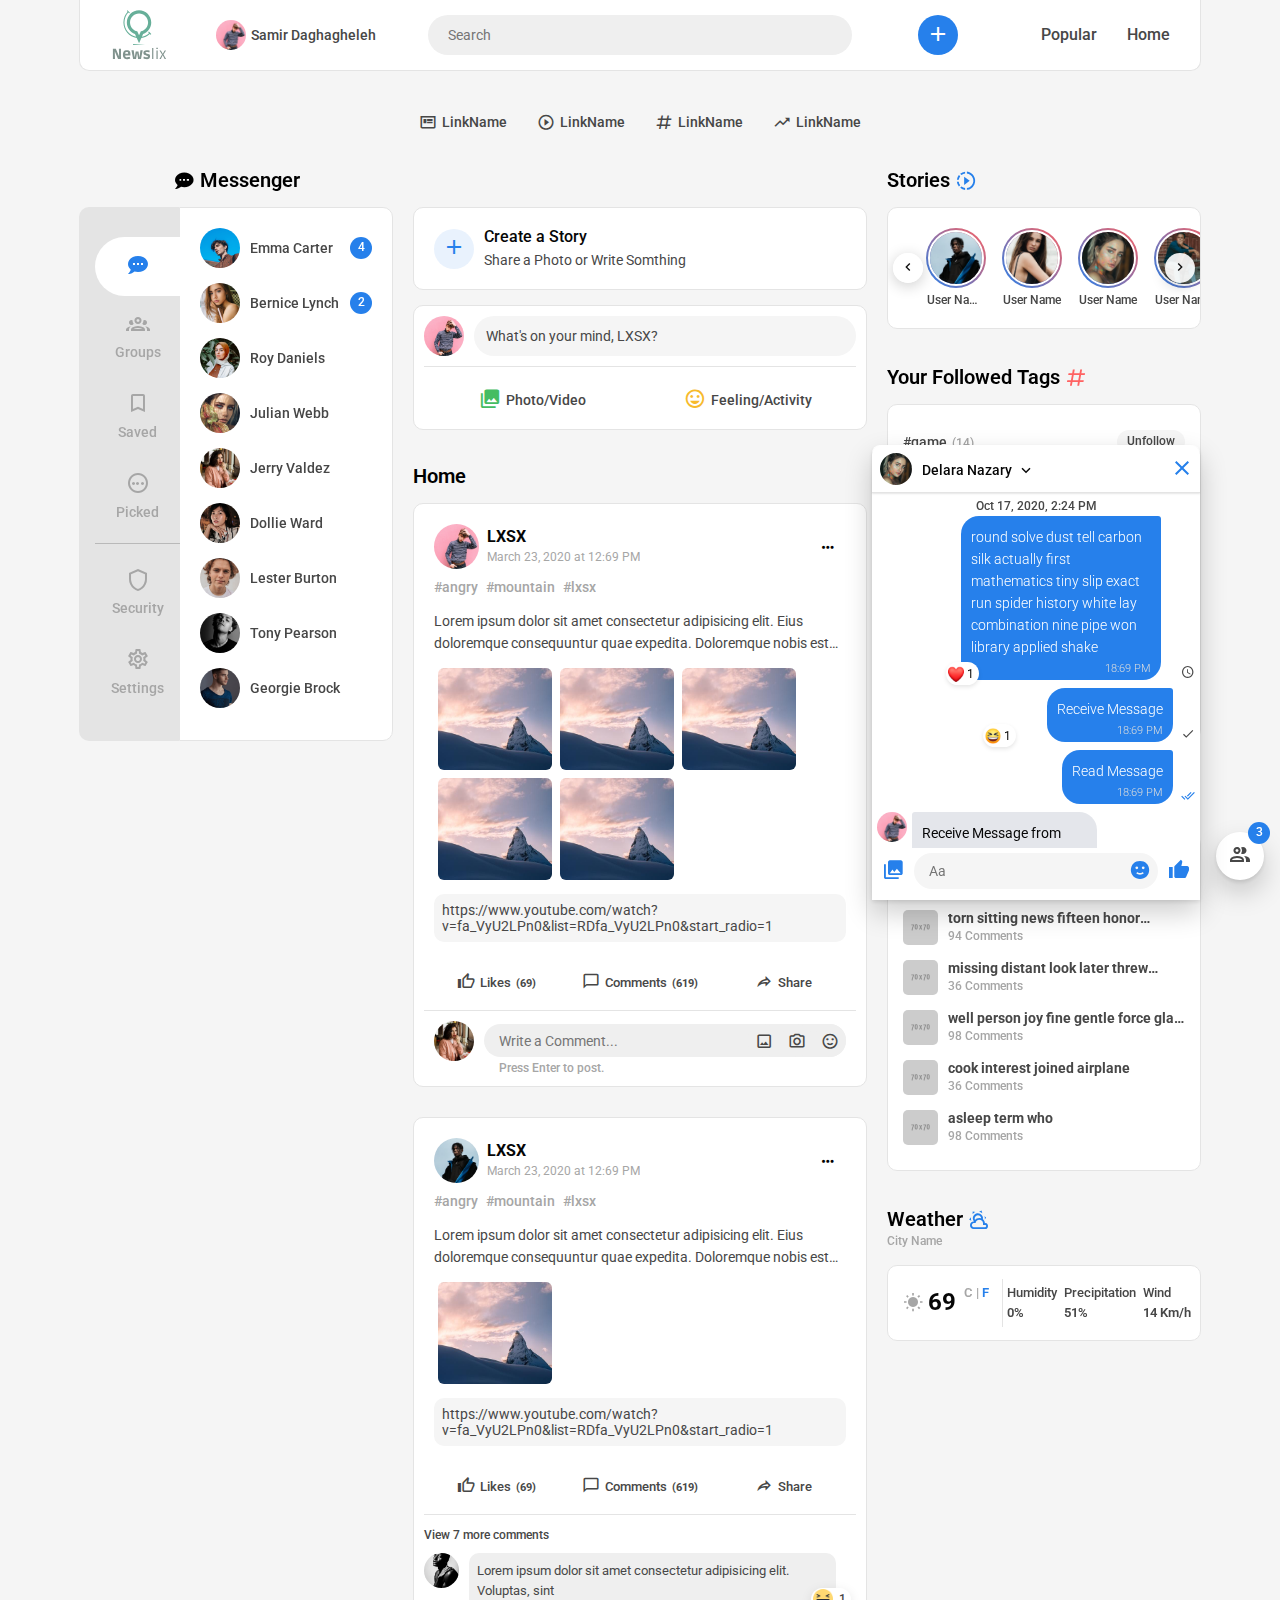
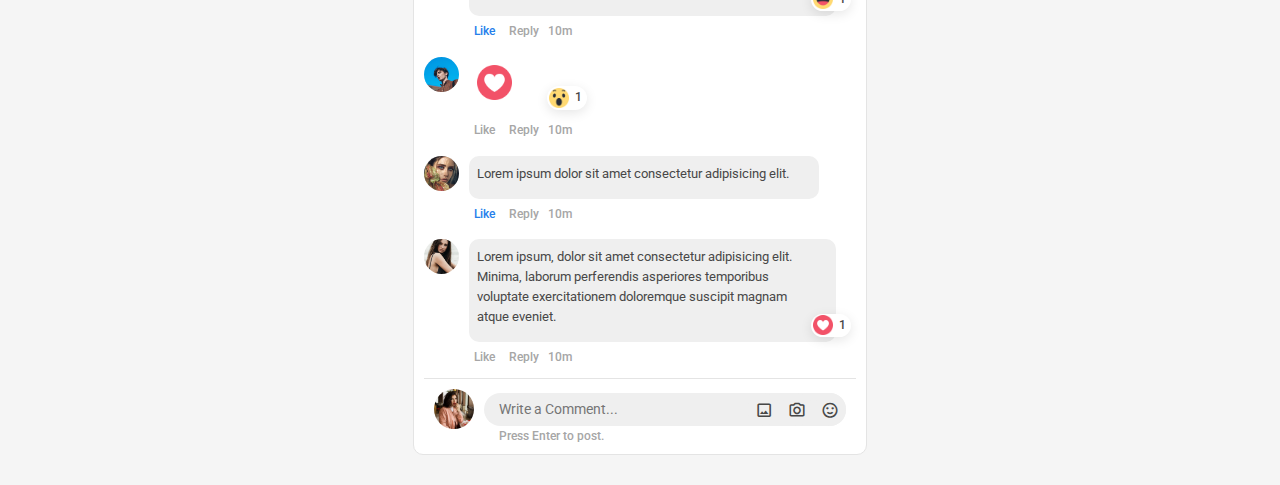
<file: index.html>
<!DOCTYPE html>
<html lang="en" class="no-js">
  <head>
    <meta charset="UTF-8" />
    <meta http-equiv="x-ua-compatible" content="ie=edge" />
    <meta name="viewport" content="width=device-width, initial-scale=1.0" />
    <title>NewsLix</title>
    <link rel="stylesheet" href="scss/main.css" />
    <!-- Font Icons -->
    <link
      href="css/materialdesignicons.min.css"
      media="all"
      rel="stylesheet"
      type="text/css"
    />
    <link
      href="https://fonts.googleapis.com/css2?family=Roboto:wght@100;300;400;500;700;900&display=swap"
      rel="stylesheet"
    />
  </head>

  <body>
    <!-- Header -->
    <header class="myheader">
      <div class="container">
        <div class="header-content">
          <div class="header-logo">
            <a href="index.html"><img src="images/logo.svg" alt="logo" /></a>
          </div>
          <div class="header-user">
            <div class="user-inner">
              <div class="user-image">
                <img src="images/user-img/user-img-1.png" alt="user" />
                <h6>Samir Daghagheleh</h6>
              </div>
              <ul class="user-list">
                <li>
                  <a href="signin.html"
                    ><i class="mdi mdi-view-dashboard-outline"></i>Admin
                    Panel</a
                  >
                </li>
                <li>
                  <a href="login.html"
                    ><i class="mdi mdi-logout-variant"></i>Logout</a
                  >
                </li>
              </ul>
            </div>
          </div>
          <div class="header-search">
            <input type="text" class="search-input" placeholder="Search" />
            <div class="mobile-search">
              <button type="button" class="btn-mobile-search">
                <i class="mdi mdi-magnify"></i>
              </button>
            </div>
          </div>
          <div class="header-create">
            <button class="btn-default" id="btn-showCreatePost">
              <i class="mdi mdi-plus"></i>
            </button>
            <div class="create-menu">
              <h4>Create</h4>
              <ul>
                <li>
                  <a href="javascript:void(0)" class="modalCreatePost">
                    <div class="icon">
                      <i class="mdi mdi-square-edit-outline"></i>
                    </div>
                    <div class="text">
                      <h6>Post</h6>
                      <span>Share a post on News Feed</span>
                    </div>
                  </a>
                </li>
                <li>
                  <a href="create-story.html">
                    <div class="icon">
                      <i class="mdi mdi-shape-circle-plus"></i>
                    </div>
                    <div class="text">
                      <h6>Story</h6>
                      <span>Share a photo or write something</span>
                    </div>
                  </a>
                </li>
              </ul>
            </div>
          </div>
          <div class="header-menu">
            <ul class="links-menu">
              <li><a href="#">Popular</a></li>
              <li><a href="#">Home</a></li>
            </ul>
            <div class="mobile-links">
              <div class="icon"><i class="mdi mdi-dots-horizontal"></i></div>
              <ul class="link-list">
                <li><a href="#">Popular</a></li>
                <li><a href="#">Home</a></li>
                <li><a href="#">Link Name</a></li>
                <li><a href="#">Link Name</a></li>
                <li><a href="#">Link Name</a></li>
              </ul>
            </div>
          </div>
        </div>
      </div>
    </header>
    <!-- Top Links -->
    <div class="top-links">
      <div class="container">
        <ul>
          <li>
            <a href="user-profile.html"
              ><i class="mdi mdi-newspaper-variant-outline"></i>LinkName</a
            >
          </li>
          <li>
            <a href="#"><i class="mdi mdi-play-circle-outline"></i>LinkName</a>
          </li>
          <li>
            <a href="#"><i class="mdi mdi-pound"></i>LinkName</a>
          </li>
          <li>
            <a href="#"><i class="mdi mdi-trending-up"></i>LinkName</a>
          </li>
        </ul>
      </div>
    </div>
    <!-- Main Content -->
    <div class="main-content">
      <div class="container">
        <div class="main-inner">
          <div class="left-side sticky">
            <div class="feeds-title">
              <h2 class="title center">
                <i class="mdi mdi-chat-processing"></i>Messenger
              </h2>
            </div>
            <div class="inner">
              <div class="communications">
                <div class="communications-list">
                  <div class="list-inner">
                    <button
                      type="button"
                      class="btn-tab active"
                      onclick="openTab(event,'cmMessenger')"
                    >
                      <i class="mdi mdi-chat-processing"></i
                      ><span>Message</span>
                    </button>
                    <button
                      type="button"
                      class="btn-tab"
                      onclick="openTab(event,'cmGroup')"
                    >
                      <i class="mdi mdi-account-group-outline"></i
                      ><span>Groups</span>
                    </button>
                    <button
                      type="button"
                      class="btn-tab"
                      onclick="openTab(event,'cmSaved')"
                    >
                      <i class="mdi mdi-bookmark-outline"></i><span>Saved</span>
                    </button>
                    <button
                      type="button"
                      class="btn-tab"
                      onclick="openTab(event,'cmPicked')"
                    >
                      <i class="mdi mdi-dots-horizontal-circle-outline"></i
                      ><span>Picked</span>
                    </button>
                    <hr />
                    <button
                      type="button"
                      class="btn-tab"
                      onclick="openTab(event,'cmSecurity')"
                    >
                      <i class="mdi mdi-shield-outline"></i
                      ><span>Security</span>
                    </button>
                    <button
                      type="button"
                      class="btn-tab"
                      onclick="openTab(event,'cmSetting')"
                    >
                      <i class="mdi mdi-cog-outline"></i><span>Settings</span>
                    </button>
                  </div>
                </div>
                <div class="communications-body">
                  <div class="cm-item active" id="cmMessenger">
                    <div class="item-list">
                      <div class="item-row">
                        <div class="user-image">
                          <img
                            src="images/user-img/user-img-9.png"
                            alt="user-name"
                          />
                        </div>
                        <div class="user-name">
                          Emma Carter
                          <div class="msg-counter"><span>4</span></div>
                        </div>
                      </div>
                      <div class="item-row">
                        <div class="user-image">
                          <img
                            src="images/user-img/user-img-10.png"
                            alt="user-name"
                          />
                        </div>
                        <div class="user-name">
                          Bernice Lynch
                          <div class="msg-counter"><span>2</span></div>
                        </div>
                      </div>
                      <div class="item-row">
                        <div class="user-image">
                          <img
                            src="images/user-img/user-img-11.png"
                            alt="user-name"
                          />
                        </div>
                        <div class="user-name">Roy Daniels</div>
                      </div>
                      <div class="item-row">
                        <div class="user-image">
                          <img
                            src="images/user-img/user-img-12.png"
                            alt="user-name"
                          />
                        </div>
                        <div class="user-name">Julian Webb</div>
                      </div>
                      <div class="item-row">
                        <div class="user-image">
                          <img
                            src="images/user-img/user-img-13.png"
                            alt="user-name"
                          />
                        </div>
                        <div class="user-name">Jerry Valdez</div>
                      </div>
                      <div class="item-row">
                        <div class="user-image">
                          <img
                            src="images/user-img/user-img-14.png"
                            alt="user-name"
                          />
                        </div>
                        <div class="user-name">Dollie Ward</div>
                      </div>
                      <div class="item-row">
                        <div class="user-image">
                          <img
                            src="images/user-img/user-img-15.png"
                            alt="user-name"
                          />
                        </div>
                        <div class="user-name">Lester Burton</div>
                      </div>
                      <div class="item-row">
                        <div class="user-image">
                          <img
                            src="images/user-img/user-img-16.png"
                            alt="user-name"
                          />
                        </div>
                        <div class="user-name">Tony Pearson</div>
                      </div>
                      <div class="item-row">
                        <div class="user-image">
                          <img
                            src="images/user-img/user-img-17.png"
                            alt="user-name"
                          />
                        </div>
                        <div class="user-name">Georgie Brock</div>
                      </div>
                    </div>
                  </div>
                  <div class="cm-item" id="cmGroup">
                    <div class="item-list">Group</div>
                  </div>
                  <div class="cm-item" id="cmSaved">
                    <div class="item-list">Saved</div>
                  </div>
                  <div class="cm-item" id="cmPicked">
                    <div class="item-list">Picked</div>
                  </div>
                  <div class="cm-item" id="cmSecurity">
                    <div class="item-list">Security</div>
                  </div>
                  <div class="cm-item" id="cmSetting">
                    <div class="item-list">Setting</div>
                  </div>
                </div>
              </div>
            </div>
          </div>
          <div class="center-feeds">
            <div class="create-story">
              <div class="inner">
                <a href="create-story.html">
                  <div class="hover-content">
                    <div class="icon"><i class="mdi mdi-plus"></i></div>
                    <div class="text">
                      <h6>Create a Story</h6>
                      <span>Share a Photo or Write Somthing</span>
                    </div>
                  </div>
                </a>
              </div>
            </div>
            <div class="create-post">
              <div class="inner">
                <div class="cs-header">
                  <div class="user-image">
                    <img src="images/user-img/user-img-1.png" alt="user-name" />
                  </div>
                  <div class="user-input modalCreatePost">
                    <span>What's on your mind, LXSX?</span>
                  </div>
                </div>
                <div class="cs-body">
                  <div class="send-photo">
                    <button class="btn btn-send icon-green">
                      <i class="mdi mdi-image-multiple"></i>Photo/Video
                    </button>
                  </div>
                  <div class="send-feeling">
                    <button class="btn btn-send icon-yellow">
                      <i class="mdi mdi-emoticon-outline"></i>Feeling/Activity
                    </button>
                  </div>
                </div>
              </div>
            </div>
            <div class="feeds-title">
              <h2 class="title blue">Home</h2>
            </div>
            <div class="inner">
              <div class="card-feed">
                <div class="card-inner">
                  <div class="card-header">
                    <div class="card-user-info">
                      <a href="#">
                        <div class="user-img">
                          <img src="images/user-img/user-img-1.png" alt="" />
                        </div>
                        <div class="user-name">
                          <h4 class="name">LXSX</h4>
                          <h6 class="date">March 23, 2020 at 12:69 PM</h6>
                        </div>
                      </a>
                    </div>
                    <div class="options">
                      <button type="button" class="btn btn-dots">
                        <i class="mdi mdi-dots-horizontal"></i>
                      </button>
                      <ul class="option-list">
                        <li>
                          <a href="#"
                            ><i class="mdi mdi-alert-circle-outline"></i
                            >Report</a
                          >
                        </li>
                        <li>
                          <a href="#"
                            ><i class="mdi mdi-comment-processing-outline"></i
                            >Send Comment</a
                          >
                        </li>
                        <li>
                          <a href="#"
                            ><i class="mdi mdi-share-outline"></i>Share</a
                          >
                        </li>
                      </ul>
                    </div>
                  </div>
                  <div class="card-body">
                    <div class="hashtags">
                      <ul>
                        <li><a href="#">#angry</a></li>
                        <li><a href="#">#mountain</a></li>
                        <li><a href="#">#lxsx</a></li>
                      </ul>
                    </div>
                    <div class="desc">
                      Lorem ipsum dolor sit amet consectetur adipisicing elit.
                      Eius doloremque consequuntur quae expedita. Doloremque
                      nobis est veniam praesentium, rem at illum! Eum, nam
                      provident! Praesentium dignissimos voluptates saepe quas
                      ea.
                    </div>
                    <div class="feed-image">
                      <img src="images/bg/01.jpg" alt="picture-name" />
                      <img src="images/bg/01.jpg" alt="picture-name" />
                      <img src="images/bg/01.jpg" alt="picture-name" />
                      <img src="images/bg/01.jpg" alt="picture-name" />
                      <img src="images/bg/01.jpg" alt="picture-name" />
                    </div>
                    <div class="links">
                      <a href="#"
                        >https://www.youtube.com/watch?v=fa_VyU2LPn0&list=RDfa_VyU2LPn0&start_radio=1</a
                      >
                    </div>
                  </div>
                  <div class="card-footer">
                    <div class="link-item show-emotion-list">
                      <button class="btn btn-link-text">
                        <i class="mdi mdi-thumb-up-outline"></i>Likes<span
                          >(69)</span
                        >
                      </button>
                      <div class="emotion-list">
                        <ul>
                          <li class="emo-item">
                            <span class="emo-name">Like</span>
                            <img
                              src="images/emotion/1.gif"
                              alt="emotion-name"
                            />
                          </li>
                          <li class="emo-item">
                            <span class="emo-name">Love</span>
                            <img
                              src="images/emotion/2.gif"
                              alt="emotion-name"
                            />
                          </li>
                          <li class="emo-item">
                            <span class="emo-name">Haha</span>
                            <img
                              src="images/emotion/3.gif"
                              alt="emotion-name"
                            />
                          </li>
                          <li class="emo-item">
                            <span class="emo-name">Wow</span>
                            <img
                              src="images/emotion/4.gif"
                              alt="emotion-name"
                            />
                          </li>
                          <li class="emo-item">
                            <span class="emo-name">Sad</span>
                            <img
                              src="images/emotion/5.gif"
                              alt="emotion-name"
                            />
                          </li>
                          <li class="emo-item">
                            <span class="emo-name">Angry</span>
                            <img
                              src="images/emotion/6.gif"
                              alt="emotion-name"
                            />
                          </li>
                        </ul>
                      </div>
                    </div>
                    <div class="link-item">
                      <button class="btn btn-link-text">
                        <i class="mdi mdi-message-outline"></i>Comments<span
                          >(619)</span
                        >
                      </button>
                    </div>
                    <div class="link-item">
                      <button class="btn btn-link-text">
                        <i class="mdi mdi-share-outline"></i>Share
                      </button>
                    </div>
                  </div>
                  <div class="card-write">
                    <div class="user-image">
                      <img
                        src="images/user-img/user-img-13.png"
                        alt="user-name"
                      />
                    </div>
                    <div class="write-input">
                      <input type="text" placeholder="Write a Comment..." />
                      <button class="btn btn-attach emo">
                        <i class="mdi mdi-emoticon-happy-outline"></i>
                      </button>
                      <button class="btn btn-attach cam">
                        <i class="mdi mdi-camera-outline"></i>
                      </button>
                      <button class="btn btn-attach pic">
                        <i class="mdi mdi-image-outline"></i>
                      </button>
                    </div>
                    <span class="enter-post">Press Enter to post.</span>
                  </div>
                </div>
              </div>
              <div class="card-feed">
                <div class="card-inner">
                  <div class="card-header">
                    <div class="card-user-info">
                      <a href="#">
                        <div class="user-img">
                          <img src="images/user-img/user-img-2.png" alt="" />
                        </div>
                        <div class="user-name">
                          <h4 class="name">LXSX</h4>
                          <h6 class="date">March 23, 2020 at 12:69 PM</h6>
                        </div>
                      </a>
                    </div>
                    <div class="options">
                      <button type="button" class="btn btn-dots">
                        <i class="mdi mdi-dots-horizontal"></i>
                      </button>
                      <ul class="option-list">
                        <li>
                          <a href="#"
                            ><i class="mdi mdi-alert-circle-outline"></i
                            >Report</a
                          >
                        </li>
                        <li>
                          <a href="#"
                            ><i class="mdi mdi-comment-processing-outline"></i
                            >Send Comment</a
                          >
                        </li>
                        <li>
                          <a href="#"
                            ><i class="mdi mdi-share-outline"></i>Share</a
                          >
                        </li>
                      </ul>
                    </div>
                  </div>
                  <div class="card-body">
                    <div class="hashtags">
                      <ul>
                        <li><a href="#">#angry</a></li>
                        <li><a href="#">#mountain</a></li>
                        <li><a href="#">#lxsx</a></li>
                      </ul>
                    </div>
                    <div class="desc">
                      Lorem ipsum dolor sit amet consectetur adipisicing elit.
                      Eius doloremque consequuntur quae expedita. Doloremque
                      nobis est veniam praesentium, rem at illum! Eum, nam
                      provident! Praesentium dignissimos voluptates saepe quas
                      ea.
                    </div>
                    <div class="feed-image">
                      <img src="images/bg/01.jpg" alt="picture-name" />
                    </div>
                    <div class="links">
                      <a href="#"
                        >https://www.youtube.com/watch?v=fa_VyU2LPn0&list=RDfa_VyU2LPn0&start_radio=1</a
                      >
                    </div>
                  </div>
                  <div class="card-footer">
                    <div class="link-item show-emotion-list">
                      <button class="btn btn-link-text">
                        <i class="mdi mdi-thumb-up-outline"></i>Likes<span
                          >(69)</span
                        >
                      </button>
                      <div class="emotion-list">
                        <ul>
                          <li class="emo-item">
                            <span class="emo-name">Like</span>
                            <img
                              src="images/emotion/1.png"
                              alt="emotion-name"
                            />
                          </li>
                          <li class="emo-item">
                            <span class="emo-name">Love</span>
                            <img
                              src="images/emotion/2.png"
                              alt="emotion-name"
                            />
                          </li>
                          <li class="emo-item">
                            <span class="emo-name">Haha</span>
                            <img
                              src="images/emotion/3.png"
                              alt="emotion-name"
                            />
                          </li>
                          <li class="emo-item">
                            <span class="emo-name">Wow</span>
                            <img
                              src="images/emotion/4.png"
                              alt="emotion-name"
                            />
                          </li>
                          <li class="emo-item">
                            <span class="emo-name">Sad</span>
                            <img
                              src="images/emotion/5.png"
                              alt="emotion-name"
                            />
                          </li>
                          <li class="emo-item">
                            <span class="emo-name">Angry</span>
                            <img
                              src="images/emotion/6.png"
                              alt="emotion-name"
                            />
                          </li>
                        </ul>
                      </div>
                    </div>
                    <div class="link-item">
                      <button class="btn btn-link-text">
                        <i class="mdi mdi-message-outline"></i>Comments<span
                          >(619)</span
                        >
                      </button>
                    </div>
                    <div class="link-item">
                      <button class="btn btn-link-text">
                        <i class="mdi mdi-share-outline"></i>Share
                      </button>
                    </div>
                  </div>
                  <div class="card-comments active">
                    <div class="more-comments">
                      <a href="#">View 7 more comments</a>
                    </div>
                    <div class="comments-list">
                      <div class="comment-item">
                        <div class="comment-user-image">
                          <img
                            src="images/user-img/user-img-6.png"
                            alt="user-name"
                          />
                        </div>
                        <div class="comment-body">
                          <div class="text">
                            Lorem ipsum dolor sit amet consectetur adipisicing
                            elit. Voluptas, sint
                            <div class="comment-emotion">
                              <img
                                src="images/emotion/3.png"
                                alt="emotion-name"
                              />
                              <span class="bunter">1</span>
                            </div>
                          </div>
                          <div class="comment-like">
                            <button type="button" class="btn-link active">
                              Like
                            </button>
                            <button type="button" class="btn-link">
                              Reply
                            </button>
                            <span>10m</span>
                          </div>
                        </div>
                      </div>
                      <div class="comment-item">
                        <div class="comment-user-image">
                          <img
                            src="images/user-img/user-img-9.png"
                            alt="user-name"
                          />
                        </div>
                        <div class="comment-body">
                          <div class="text just-emo">
                            <img
                              src="images/emotion/2.png"
                              class="emotion-image"
                              alt="emotion-name"
                            />
                            <div class="comment-emotion">
                              <img
                                src="images/emotion/4.png"
                                alt="emotion-name"
                              />
                              <span class="bunter">1</span>
                            </div>
                          </div>
                          <div class="comment-like">
                            <button type="button" class="btn-link">Like</button>
                            <button type="button" class="btn-link">
                              Reply
                            </button>
                            <span>10m</span>
                          </div>
                        </div>
                      </div>
                      <div class="comment-item">
                        <div class="comment-user-image">
                          <img
                            src="images/user-img/user-img-12.png"
                            alt="user-name"
                          />
                        </div>
                        <div class="comment-body">
                          <div class="text">
                            Lorem ipsum dolor sit amet consectetur adipisicing
                            elit.
                          </div>
                          <div class="comment-like">
                            <button type="button" class="btn-link active">
                              Like
                            </button>
                            <button type="button" class="btn-link">
                              Reply
                            </button>
                            <span>10m</span>
                          </div>
                        </div>
                      </div>
                      <div class="comment-item">
                        <div class="comment-user-image">
                          <img
                            src="images/user-img/user-img-3.png"
                            alt="user-name"
                          />
                        </div>
                        <div class="comment-body">
                          <div class="text">
                            Lorem ipsum, dolor sit amet consectetur adipisicing
                            elit. Minima, laborum perferendis asperiores
                            temporibus voluptate exercitationem doloremque
                            suscipit magnam atque eveniet.
                            <div class="comment-emotion">
                              <img
                                src="images/emotion/2.png"
                                alt="emotion-name"
                              />
                              <span class="bunter">1</span>
                            </div>
                          </div>
                          <div class="comment-like">
                            <button type="button" class="btn-link">Like</button>
                            <button type="button" class="btn-link">
                              Reply
                            </button>
                            <span>10m</span>
                          </div>
                        </div>
                      </div>
                    </div>
                  </div>
                  <div class="card-write">
                    <div class="user-image">
                      <img
                        src="images/user-img/user-img-13.png"
                        alt="user-name"
                      />
                    </div>
                    <div class="write-input">
                      <input type="text" placeholder="Write a Comment..." />
                      <button class="btn btn-attach emo">
                        <i class="mdi mdi-emoticon-happy-outline"></i>
                      </button>
                      <button class="btn btn-attach cam">
                        <i class="mdi mdi-camera-outline"></i>
                      </button>
                      <button class="btn btn-attach pic">
                        <i class="mdi mdi-image-outline"></i>
                      </button>
                    </div>
                    <span class="enter-post">Press Enter to post.</span>
                  </div>
                </div>
              </div>
            </div>
          </div>
          <div class="right-side sticky">
            <div class="inner">
              <!-- Stories -->
              <div class="side-body">
                <div class="side-header">
                  <h2 class="title blue">
                    Stories<i class="mdi mdi-play-speed"></i>
                  </h2>
                </div>
                <div class="stories">
                  <ul>
                    <li class="showStory active">
                      <a href="preview-story.html"
                        ><img
                          src="images/user-img/user-img-2.png"
                          alt="user-name"
                        /><span>User Name and more</span></a
                      >
                    </li>
                    <li class="showStory">
                      <a href="preview-story.html"
                        ><img
                          src="images/user-img/user-img-3.png"
                          alt="user-name"
                        /><span>User Name</span></a
                      >
                    </li>
                    <li class="showStory">
                      <a href="#"
                        ><img
                          src="images/user-img/user-img-4.png"
                          alt="user-name"
                        /><span>User Name</span></a
                      >
                    </li>
                    <li class="showStory">
                      <a href="#"
                        ><img
                          src="images/user-img/user-img-5.png"
                          alt="user-name"
                        /><span>User Name</span></a
                      >
                    </li>
                    <li class="showStory">
                      <a href="#"
                        ><img
                          src="images/user-img/user-img-6.png"
                          alt="user-name"
                        /><span>User Name</span></a
                      >
                    </li>
                    <li class="showStory">
                      <a href="#"
                        ><img
                          src="images/user-img/user-img-7.png"
                          alt="user-name"
                        /><span>User Name</span></a
                      >
                    </li>
                  </ul>
                  <button type="button" class="btn-arrow arrow-left">
                    <i class="mdi mdi-chevron-left"></i>
                  </button>
                  <button type="button" class="btn-arrow arrow-right">
                    <i class="mdi mdi-chevron-right"></i>
                  </button>
                </div>
              </div>
              <!-- Following Tags -->
              <div class="side-body hidden-small">
                <div class="side-header">
                  <h2 class="title pink">
                    Your Followed Tags<i class="mdi mdi-pound"></i>
                  </h2>
                </div>
                <div class="following-tags">
                  <div class="following-list" id="followingList">
                    <div class="item">
                      <div class="tag-name">
                        <a href="#"
                          ><h2>#game<span>(14)</span></h2></a
                        >
                      </div>
                      <div class="follow-btn-group">
                        <button type="button" class="btn btn-follow">
                          Unfollow
                        </button>
                      </div>
                    </div>
                    <div class="item">
                      <div class="tag-name">
                        <a href="#"
                          ><h2>#amount<span>(20)</span></h2></a
                        >
                      </div>
                      <div class="follow-btn-group">
                        <button type="button" class="btn btn-follow active">
                          Follow
                        </button>
                      </div>
                    </div>
                    <div class="item">
                      <div class="tag-name">
                        <a href="#"
                          ><h2>#scared<span>(5)</span></h2></a
                        >
                      </div>
                      <div class="follow-btn-group">
                        <button type="button" class="btn btn-follow active">
                          Follow
                        </button>
                      </div>
                    </div>
                    <div class="item">
                      <div class="tag-name">
                        <a href="#"
                          ><h2>#combination<span>(74)</span></h2></a
                        >
                      </div>
                      <div class="follow-btn-group">
                        <button type="button" class="btn btn-follow">
                          Unfollow
                        </button>
                      </div>
                    </div>
                    <div class="item">
                      <div class="tag-name">
                        <a href="#"
                          ><h2>#silly<span>(59)</span></h2></a
                        >
                      </div>
                      <div class="follow-btn-group">
                        <button type="button" class="btn btn-follow active">
                          Follow
                        </button>
                      </div>
                    </div>
                    <div class="item">
                      <div class="tag-name">
                        <a href="#"
                          ><h2>#stopped<span>(57)</span></h2></a
                        >
                      </div>
                      <div class="follow-btn-group">
                        <button type="button" class="btn btn-follow">
                          Unfollow
                        </button>
                      </div>
                    </div>
                    <div class="item">
                      <div class="tag-name">
                        <a href="#"
                          ><h2>#highest<span>(63)</span></h2></a
                        >
                      </div>
                      <div class="follow-btn-group">
                        <button type="button" class="btn btn-follow">
                          Unfollow
                        </button>
                      </div>
                    </div>
                    <div class="item">
                      <div class="tag-name">
                        <a href="#"
                          ><h2>#star<span>(65)</span></h2></a
                        >
                      </div>
                      <div class="follow-btn-group">
                        <button type="button" class="btn btn-follow active">
                          Follow
                        </button>
                      </div>
                    </div>
                    <div class="item">
                      <div class="tag-name">
                        <a href="#"
                          ><h2>#direction<span>(48)</span></h2></a
                        >
                      </div>
                      <div class="follow-btn-group">
                        <button type="button" class="btn btn-follow">
                          Unfollow
                        </button>
                      </div>
                    </div>
                    <div class="item">
                      <div class="tag-name">
                        <a href="#"
                          ><h2>#pony<span>(21)</span></h2></a
                        >
                      </div>
                      <div class="follow-btn-group">
                        <button type="button" class="btn btn-follow">
                          Unfollow
                        </button>
                      </div>
                    </div>
                    <div class="item">
                      <div class="tag-name">
                        <a href="#"
                          ><h2>#determine<span>(9)</span></h2></a
                        >
                      </div>
                      <div class="follow-btn-group">
                        <button type="button" class="btn btn-follow active">
                          Follow
                        </button>
                      </div>
                    </div>
                  </div>
                  <div class="see-more">
                    <button type="button" class="btn btn-link">See More</button>
                  </div>
                </div>
              </div>
              <!-- Trend -->
              <div class="side-body hidden-small">
                <div class="side-header">
                  <h2 class="title orange">
                    Trend<i class="mdi mdi-trending-up"></i>
                  </h2>
                  <span>in the world</span>
                </div>
                <div class="trending">
                  <div class="trending-list">
                    <div class="item">
                      <a href="#">
                        <div class="img">
                          <img src="images/70x70.png" alt="picture-name" />
                        </div>
                        <div class="name">
                          <h4>work quietly variety jar every</h4>
                          <span>63 Comments</span>
                        </div>
                      </a>
                    </div>
                    <div class="item">
                      <a href="#">
                        <div class="img">
                          <img src="images/70x70.png" alt="picture-name" />
                        </div>
                        <div class="name">
                          <h4>torn sitting news fifteen honor between</h4>
                          <span>94 Comments</span>
                        </div>
                      </a>
                    </div>
                    <div class="item">
                      <a href="#">
                        <div class="img">
                          <img src="images/70x70.png" alt="picture-name" />
                        </div>
                        <div class="name">
                          <h4>
                            missing distant look later threw frozen use congress
                            interior stream ourselves
                          </h4>
                          <span>36 Comments</span>
                        </div>
                      </a>
                    </div>
                    <div class="item">
                      <a href="#">
                        <div class="img">
                          <img src="images/70x70.png" alt="picture-name" />
                        </div>
                        <div class="name">
                          <h4>
                            well person joy fine gentle force glad newspaper
                            inside solid
                          </h4>
                          <span>98 Comments</span>
                        </div>
                      </a>
                    </div>
                    <div class="item">
                      <a href="#">
                        <div class="img">
                          <img src="images/70x70.png" alt="picture-name" />
                        </div>
                        <div class="name">
                          <h4>cook interest joined airplane</h4>
                          <span>36 Comments</span>
                        </div>
                      </a>
                    </div>
                    <div class="item">
                      <a href="#">
                        <div class="img">
                          <img src="images/70x70.png" alt="picture-name" />
                        </div>
                        <div class="name">
                          <h4>asleep term who</h4>
                          <span>98 Comments</span>
                        </div>
                      </a>
                    </div>
                  </div>
                </div>
              </div>
              <!-- Weather -->
              <div class="side-body hidden-small">
                <div class="side-header">
                  <h2 class="title blue">
                    Weather<i class="mdi mdi-weather-partly-cloudy"></i>
                  </h2>
                  <span>City Name</span>
                </div>
                <div class="weather">
                  <div class="degree">
                    <div class="icon">
                      <i class="mdi mdi-white-balance-sunny"></i>
                    </div>
                    <div class="number">69</div>
                    <div class="grade">
                      <span>C</span>|<span class="blue">F</span>
                    </div>
                  </div>
                  <div class="details">
                    <div class="details-item">
                      <div class="name">Humidity</div>
                      <div class="number">0%</div>
                    </div>
                    <div class="details-item">
                      <div class="name">Precipitation</div>
                      <div class="number">51%</div>
                    </div>
                    <div class="details-item">
                      <div class="name">Wind</div>
                      <div class="number">14 Km/h</div>
                    </div>
                  </div>
                </div>
              </div>
            </div>
          </div>
        </div>
      </div>
    </div>
    <!-- Message Content -->
    <div id="message-button">
      <button id="btn-msgContent">
        <i class="mdi mdi-account-multiple-outline"></i>
      </button>
      <div class="badge"><span>3</span></div>
    </div>
    <div id="message-content" class="active">
      <div class="inner-content">
        <div class="message-content">
          <div class="message-header">
            <h6>Contact List</h6>
            <button class="btn-close"><i class="mdi mdi-close"></i></button>
          </div>
          <div class="message-body">
            <div class="send-to">
              <span>To:</span>
              <input type="text" class="input-send-to" />
            </div>

            <!-- <div class="suggestion">
                        <div class="tab-header">
                            <button type="button" class="btn-tab active" onclick="openTabMessage(event,'tabSuggested')">Suggested</button>
                            <button type="button" class="btn-tab" onclick="openTabMessage(event,'tabActive')">Active(0)</button>
                        </div>
                        <div class="tab-body">
                            <div class="tab-item active" id="tabSuggested">
                                <div class="list-inner">
                                    <div class="title">Contact List Or Businesses</div>
                                    <div class="content-item">
                                        <div class="contact-pic">
                                            <img src="images/user-img/user-img-20.png" alt="user-name" />
                                        </div>
                                        <div class="contact-info">
                                            <div class="name">Delara Nazari</div>
                                            <div class="status">Movie Creator</div>
                                        </div>
                                    </div>
                                    <div class="content-item">
                                        <div class="contact-pic">
                                            <img src="images/user-img/user-img-19.png" alt="user-name" />
                                        </div>
                                        <div class="contact-info">
                                            <div class="name">Patrick Morrison</div>
                                            <div class="status">Health</div>
                                        </div>
                                    </div>
                                    <div class="content-item">
                                        <div class="contact-pic">
                                            <img src="images/user-img/user-img-18.png" alt="user-name" />
                                        </div>
                                        <div class="contact-info">
                                            <div class="name">Charlotte Terry</div>
                                            <div class="status">Interest</div>
                                        </div>
                                    </div>
                                    <div class="content-item">
                                        <div class="contact-pic">
                                            <img src="images/user-img/user-img-17.png" alt="user-name" />
                                        </div>
                                        <div class="contact-info">
                                            <div class="name">Fannie Brady</div>
                                            <div class="status">Bloger</div>
                                        </div>
                                    </div>
                                    <div class="content-item">
                                        <div class="contact-pic">
                                            <img src="images/user-img/user-img-16.png" alt="user-name" />
                                        </div>
                                        <div class="contact-info">
                                            <div class="name">Delara Nazari</div>
                                            <div class="status">Movie Creator</div>
                                        </div>
                                    </div>
                                    <div class="content-item">
                                        <div class="contact-pic">
                                            <img src="images/user-img/user-img-18.png" alt="user-name" />
                                        </div>
                                        <div class="contact-info">
                                            <div class="name">Charlotte Terry</div>
                                            <div class="status">Interest</div>
                                        </div>
                                    </div>
                                    <div class="content-item">
                                        <div class="contact-pic">
                                            <img src="images/user-img/user-img-17.png" alt="user-name" />
                                        </div>
                                        <div class="contact-info">
                                            <div class="name">Fannie Brady</div>
                                            <div class="status">Bloger</div>
                                        </div>
                                    </div>
                                    <div class="content-item">
                                        <div class="contact-pic">
                                            <img src="images/user-img/user-img-16.png" alt="user-name" />
                                        </div>
                                        <div class="contact-info">
                                            <div class="name">Delara Nazari</div>
                                            <div class="status">Movie Creator</div>
                                        </div>
                                    </div>
                                </div>
                            </div>
                            <div class="tab-item" id="tabActive">
                                Active body
                            </div>
                        </div>
                    </div> -->

            <div class="list-of-content active">
              <div class="loading">
                <div class="loader"></div>
              </div>
              <div class="list-inner">
                <div class="title">Contact List Or Businesses</div>
                <div class="content-item">
                  <div class="contact-pic">
                    <img src="images/user-img/user-img-1.png" alt="user-name" />
                  </div>
                  <div class="contact-info">
                    <div class="name">Delara Nazari</div>
                    <div class="status">Movie Creator</div>
                  </div>
                  <div class="badge">
                    <div class="badge-number">
                      <span>69</span>
                    </div>
                  </div>
                </div>
                <div class="content-item">
                  <div class="contact-pic">
                    <img src="images/user-img/user-img-2.png" alt="user-name" />
                  </div>
                  <div class="contact-info">
                    <div class="name">Patrick Morrison</div>
                    <div class="status">Health</div>
                  </div>
                  <div class="badge">
                    <div class="badge-number">
                      <span>9</span>
                    </div>
                  </div>
                </div>
                <div class="content-item">
                  <div class="contact-pic">
                    <img src="images/user-img/user-img-3.png" alt="user-name" />
                  </div>
                  <div class="contact-info">
                    <div class="name">Charlotte Terry</div>
                    <div class="status">Interest</div>
                  </div>
                </div>
                <div class="content-item">
                  <div class="contact-pic">
                    <img src="images/user-img/user-img-4.png" alt="user-name" />
                  </div>
                  <div class="contact-info">
                    <div class="name">Fannie Brady</div>
                    <div class="status">Bloger</div>
                  </div>
                </div>
                <div class="content-item">
                  <div class="contact-pic">
                    <img src="images/user-img/user-img-5.png" alt="user-name" />
                  </div>
                  <div class="contact-info">
                    <div class="name">Delara Nazari</div>
                    <div class="status">Movie Creator</div>
                  </div>
                </div>
              </div>
            </div>
          </div>
        </div>
        <div class="chat-content active">
          <div class="chat-header">
            <div class="chat-contact-info">
              <div class="user-img">
                <img src="images/user-img/user-img-4.png" alt="user-name" />
              </div>
              <div class="user-name">
                Delara Nazary<i class="mdi mdi-chevron-down"></i>
              </div>
            </div>
            <button type="button" class="btn-closeChat">
              <i class="mdi mdi-close"></i>
            </button>
            <div class="chat-contact-menu">
              <ul>
                <li>
                  <a href="#"
                    ><i class="mdi mdi-account-circle-outline"></i>View Page</a
                  >
                </li>
                <li>
                  <a href="#"
                    ><i class="mdi mdi-bell-outline"></i>Mute notifications</a
                  >
                </li>
                <li>
                  <a href="#"
                    ><i class="mdi mdi-message-processing-outline"></i>Turn off
                    messages</a
                  >
                </li>
                <li>
                  <a href="#"
                    ><i class="mdi mdi-trash-can-outline"></i>Delete
                    conversation</a
                  >
                </li>
              </ul>
            </div>
          </div>
          <div class="chat-messageList">
            <div class="date">Oct 17, 2020, 2:24 PM</div>
            <div class="chat-msg-send">
              <div class="msg-menu">
                <div class="menu-inner">
                  <div class="more">
                    <button type="button" class="btn-menu btn-showMoreMenu">
                      <i class="mdi mdi-dots-vertical"></i>
                    </button>
                    <div class="toolips">More</div>
                    <div class="more-menu">
                      <ul>
                        <li>Delete</li>
                        <li>Forward</li>
                      </ul>
                    </div>
                  </div>
                  <div class="reply">
                    <button type="button" class="btn-menu btn-showReply">
                      <i class="mdi mdi-reply"></i>
                    </button>
                    <div class="toolips">Reply</div>
                  </div>
                  <div class="react">
                    <button type="button" class="btn-menu btn-showReactMenu">
                      <i class="mdi mdi-emoticon-happy-outline"></i>
                    </button>
                    <div class="toolips">React</div>
                    <div class="react-menu">
                      <ul>
                        <li>
                          <img
                            src="images/emotion/msg-react-1.png"
                            alt="react-name"
                          />
                        </li>
                        <li>
                          <img
                            src="images/emotion/msg-react-2.png"
                            alt="react-name"
                          />
                        </li>
                        <li>
                          <img
                            src="images/emotion/msg-react-3.png"
                            alt="react-name"
                          />
                        </li>
                        <li>
                          <img
                            src="images/emotion/msg-react-4.png"
                            alt="react-name"
                          />
                        </li>
                        <li>
                          <img
                            src="images/emotion/msg-react-5.png"
                            alt="react-name"
                          />
                        </li>
                        <li>
                          <img
                            src="images/emotion/msg-react-6.png"
                            alt="react-name"
                          />
                        </li>
                        <li>
                          <img
                            src="images/emotion/msg-react-7.png"
                            alt="react-name"
                          />
                        </li>
                      </ul>
                    </div>
                  </div>
                </div>
              </div>
              <div class="msg-text">
                <div class="text">
                  round solve dust tell carbon silk actually first mathematics
                  tiny slip exact run spider history white lay combination nine
                  pipe won library applied shake
                  <div class="msg-date">18:69 PM</div>
                  <div class="msg-reaction">
                    <img src="images/emotion/msg-react-1.png" alt="emo-name" />
                    <span>1</span>
                  </div>
                </div>
              </div>
              <div class="msg-status time"></div>
            </div>
            <div class="chat-msg-send">
              <div class="msg-menu">
                <div class="menu-inner">
                  <div class="more">
                    <button type="button" class="btn-menu btn-showMoreMenu">
                      <i class="mdi mdi-dots-vertical"></i>
                    </button>
                    <div class="toolips">More</div>
                    <div class="more-menu">
                      <ul>
                        <li>Delete</li>
                        <li>Forward</li>
                      </ul>
                    </div>
                  </div>
                  <div class="reply">
                    <button type="button" class="btn-menu btn-showReply">
                      <i class="mdi mdi-reply"></i>
                    </button>
                    <div class="toolips">Reply</div>
                  </div>
                  <div class="react">
                    <button type="button" class="btn-menu btn-showReactMenu">
                      <i class="mdi mdi-emoticon-happy-outline"></i>
                    </button>
                    <div class="toolips">React</div>
                    <div class="react-menu">
                      <ul>
                        <li>
                          <img
                            src="images/emotion/msg-react-1.png"
                            alt="react-name"
                          />
                        </li>
                        <li>
                          <img
                            src="images/emotion/msg-react-2.png"
                            alt="react-name"
                          />
                        </li>
                        <li>
                          <img
                            src="images/emotion/msg-react-3.png"
                            alt="react-name"
                          />
                        </li>
                        <li>
                          <img
                            src="images/emotion/msg-react-4.png"
                            alt="react-name"
                          />
                        </li>
                        <li>
                          <img
                            src="images/emotion/msg-react-5.png"
                            alt="react-name"
                          />
                        </li>
                        <li>
                          <img
                            src="images/emotion/msg-react-6.png"
                            alt="react-name"
                          />
                        </li>
                        <li>
                          <img
                            src="images/emotion/msg-react-7.png"
                            alt="react-name"
                          />
                        </li>
                      </ul>
                    </div>
                  </div>
                </div>
              </div>
              <div class="msg-text">
                <div class="text">
                  Receive Message
                  <div class="msg-date">18:69 PM</div>
                  <div class="msg-reaction">
                    <img src="images/emotion/msg-react-2.png" alt="emo-name" />
                    <span>1</span>
                  </div>
                </div>
              </div>
              <div class="msg-status receive"></div>
            </div>
            <div class="chat-msg-send">
              <div class="msg-menu">
                <div class="menu-inner">
                  <div class="more">
                    <button type="button" class="btn-menu btn-showMoreMenu">
                      <i class="mdi mdi-dots-vertical"></i>
                    </button>
                    <div class="toolips">More</div>
                    <div class="more-menu">
                      <ul>
                        <li>Delete</li>
                        <li>Forward</li>
                      </ul>
                    </div>
                  </div>
                  <div class="reply">
                    <button type="button" class="btn-menu btn-showReply">
                      <i class="mdi mdi-reply"></i>
                    </button>
                    <div class="toolips">Reply</div>
                  </div>
                  <div class="react">
                    <button type="button" class="btn-menu btn-showReactMenu">
                      <i class="mdi mdi-emoticon-happy-outline"></i>
                    </button>
                    <div class="toolips">React</div>
                    <div class="react-menu">
                      <ul>
                        <li>
                          <img
                            src="images/emotion/msg-react-1.png"
                            alt="react-name"
                          />
                        </li>
                        <li>
                          <img
                            src="images/emotion/msg-react-2.png"
                            alt="react-name"
                          />
                        </li>
                        <li>
                          <img
                            src="images/emotion/msg-react-3.png"
                            alt="react-name"
                          />
                        </li>
                        <li>
                          <img
                            src="images/emotion/msg-react-4.png"
                            alt="react-name"
                          />
                        </li>
                        <li>
                          <img
                            src="images/emotion/msg-react-5.png"
                            alt="react-name"
                          />
                        </li>
                        <li>
                          <img
                            src="images/emotion/msg-react-6.png"
                            alt="react-name"
                          />
                        </li>
                        <li>
                          <img
                            src="images/emotion/msg-react-7.png"
                            alt="react-name"
                          />
                        </li>
                      </ul>
                    </div>
                  </div>
                </div>
              </div>
              <div class="msg-text">
                <div class="text">
                  Read Message
                  <div class="msg-date">18:69 PM</div>
                </div>
              </div>
              <div class="msg-status read"></div>
            </div>
            <div class="chat-msg-received">
              <div class="msg-user-image">
                <img src="images/user-img/user-img-1.png" alt="user-name" />
              </div>
              <div class="msg-text">
                <div class="text">
                  Receive Message from User and
                  <div class="msg-date">18:69 PM</div>
                  <div class="msg-reaction">
                    <img src="images/emotion/msg-react-3.png" alt="emo-name" />
                    <span>1</span>
                  </div>
                </div>
              </div>
              <div class="msg-menu">
                <div class="menu-inner">
                  <div class="more">
                    <button type="button" class="btn-menu btn-showMoreMenu">
                      <i class="mdi mdi-dots-vertical"></i>
                    </button>
                    <div class="toolips">More</div>
                    <div class="more-menu">
                      <ul>
                        <li>Delete</li>
                        <li>Forward</li>
                      </ul>
                    </div>
                  </div>
                  <div class="reply">
                    <button type="button" class="btn-menu btn-showReply">
                      <i class="mdi mdi-reply"></i>
                    </button>
                    <div class="toolips">Reply</div>
                  </div>
                  <div class="react">
                    <button type="button" class="btn-menu btn-showReactMenu">
                      <i class="mdi mdi-emoticon-happy-outline"></i>
                    </button>
                    <div class="toolips">React</div>
                    <div class="react-menu">
                      <ul>
                        <li>
                          <img
                            src="images/emotion/msg-react-1.png"
                            alt="react-name"
                          />
                        </li>
                        <li>
                          <img
                            src="images/emotion/msg-react-2.png"
                            alt="react-name"
                          />
                        </li>
                        <li>
                          <img
                            src="images/emotion/msg-react-3.png"
                            alt="react-name"
                          />
                        </li>
                        <li>
                          <img
                            src="images/emotion/msg-react-4.png"
                            alt="react-name"
                          />
                        </li>
                        <li>
                          <img
                            src="images/emotion/msg-react-5.png"
                            alt="react-name"
                          />
                        </li>
                        <li>
                          <img
                            src="images/emotion/msg-react-6.png"
                            alt="react-name"
                          />
                        </li>
                        <li>
                          <img
                            src="images/emotion/msg-react-7.png"
                            alt="react-name"
                          />
                        </li>
                      </ul>
                    </div>
                  </div>
                </div>
              </div>
            </div>
            <div class="chat-msg-send">
              <div class="msg-menu">
                <div class="menu-inner">
                  <div class="more">
                    <button type="button" class="btn-menu btn-showMoreMenu">
                      <i class="mdi mdi-dots-vertical"></i>
                    </button>
                    <div class="toolips">More</div>
                    <div class="more-menu">
                      <ul>
                        <li>Delete</li>
                        <li>Forward</li>
                      </ul>
                    </div>
                  </div>
                  <div class="reply">
                    <button type="button" class="btn-menu btn-showReply">
                      <i class="mdi mdi-reply"></i>
                    </button>
                    <div class="toolips">Reply</div>
                  </div>
                  <div class="react">
                    <button type="button" class="btn-menu btn-showReactMenu">
                      <i class="mdi mdi-emoticon-happy-outline"></i>
                    </button>
                    <div class="toolips">React</div>
                    <div class="react-menu">
                      <ul>
                        <li>
                          <img
                            src="images/emotion/msg-react-1.png"
                            alt="react-name"
                          />
                        </li>
                        <li>
                          <img
                            src="images/emotion/msg-react-2.png"
                            alt="react-name"
                          />
                        </li>
                        <li>
                          <img
                            src="images/emotion/msg-react-3.png"
                            alt="react-name"
                          />
                        </li>
                        <li>
                          <img
                            src="images/emotion/msg-react-4.png"
                            alt="react-name"
                          />
                        </li>
                        <li>
                          <img
                            src="images/emotion/msg-react-5.png"
                            alt="react-name"
                          />
                        </li>
                        <li>
                          <img
                            src="images/emotion/msg-react-6.png"
                            alt="react-name"
                          />
                        </li>
                        <li>
                          <img
                            src="images/emotion/msg-react-7.png"
                            alt="react-name"
                          />
                        </li>
                      </ul>
                    </div>
                  </div>
                </div>
              </div>
              <div class="msg-text">
                <div class="image">
                  <img
                    src="images/emotion/emo-1.png"
                    class="msg-image"
                    alt="emo-name"
                  />
                  <div class="msg-date">18:69 PM</div>
                  <div class="msg-reaction">
                    <img src="images/emotion/msg-react-3.png" alt="emo-name" />
                    <span>1</span>
                  </div>
                </div>
              </div>
              <div class="msg-status read"></div>
            </div>
          </div>
          <div class="chat-footer">
            <div class="chat-reply">
              <button type="button" class="btn-closeReply">
                <i class="mdi mdi-close"></i>
              </button>
              <span
                >than nearer spend told fill time hour college lungs lady love
                paint needle whistle upper beneath apple copy cry sport road
                mountain itself green</span
              >
            </div>
            <div class="chat-type">
              <div class="chat-attachment">
                <button class="btn-chat">
                  <i class="mdi mdi-image-multiple"></i>
                </button>
              </div>
              <div class="chat-input">
                <input type="text" placeholder="Aa" />
                <div class="icon"><i class="mdi mdi-emoticon-happy"></i></div>
              </div>
              <div class="send-like">
                <button type="button" class="btn-chat">
                  <i class="mdi mdi-thumb-up"></i>
                </button>
              </div>
            </div>
          </div>
        </div>
      </div>
    </div>
    <!-- Modal Create Post -->
    <div id="modal-createPost" class="modal">
      <div class="modal-content">
        <div class="content-create-post active">
          <div class="modal-header">
            <span class="close"><i class="mdi mdi-close"></i></span>
            <h2>Create Post</h2>
          </div>
          <div class="modal-body">
            <div class="user-info active">
              <div class="user-image">
                <img src="images/user-img/user-img-1.png" alt="user-name" />
              </div>
              <div class="user-privacy">
                <h2>User Name</h2>
                <div id="btn-select-privacy" class="select-privacy">
                  <i class="mdi mdi-earth"></i>
                  <span>Public</span>
                  <i class="mdi mdi-menu-down"></i>
                </div>
              </div>
            </div>
            <!-- معمولی و پیش فرض -->
            <!-- با اضافه شدن کلاس add-pattern حالت پترن اضافه میشه -->
            <div class="write-comment">
              <div class="comment-bg"></div>
              <input class="myInput" placeholder="What's on your mind, LXSX?" />
              <div class="select-bg-content">
                <div class="button-select">
                  <div id="btn-show-patterns" class="active">
                    <img src="images/patterns/btn-select.png" alt="show-bg" />
                  </div>
                  <div id="btn-hide-patterns" class="">
                    <i class="mdi mdi-chevron-left"></i>
                  </div>
                </div>
                <div class="bg-patterns">
                  <div class="pattern color gray">
                    <div class="inner-pattern"></div>
                  </div>
                  <div class="pattern image">
                    <div class="inner-pattern">
                      <img src="images/patterns/01.jpg" alt="pattern-name" />
                    </div>
                  </div>
                  <div class="pattern image">
                    <div class="inner-pattern">
                      <img src="images/patterns/02.jpg" alt="pattern-name" />
                    </div>
                  </div>
                  <div class="pattern image">
                    <div class="inner-pattern">
                      <img src="images/patterns/03.jpg" alt="pattern-name" />
                    </div>
                  </div>
                  <div class="pattern image">
                    <div class="inner-pattern">
                      <img src="images/patterns/04.jpg" alt="pattern-name" />
                    </div>
                  </div>
                  <div class="pattern image">
                    <div class="inner-pattern">
                      <img src="images/patterns/05.jpg" alt="pattern-name" />
                    </div>
                  </div>
                  <div class="pattern image">
                    <div class="inner-pattern">
                      <img src="images/patterns/06.jpg" alt="pattern-name" />
                    </div>
                  </div>
                  <div class="pattern image">
                    <div class="inner-pattern">
                      <img src="images/patterns/07.jpg" alt="pattern-name" />
                    </div>
                  </div>
                  <div class="pattern color green">
                    <div class="inner-pattern"></div>
                  </div>
                  <div class="pattern color grid" id="btn-pattern-category">
                    <div class="inner-pattern">
                      <i class="mdi mdi-view-grid"></i>
                    </div>
                  </div>
                </div>
                <div class="emoji">
                  <button class="btn-emoji">
                    <i class="mdi mdi-emoticon-happy-outline"></i>
                  </button>
                </div>
              </div>
            </div>
            <!--  اضافه شدن عکس و فیلم -->
            <div class="comment-attached-file active">
              <div class="text-group">
                <input
                  type="text"
                  class="myInput"
                  placeholder="What's on your mind, LXSX?"
                />
                <div class="emoji">
                  <button class="btn-emoji">
                    <i class="mdi mdi-emoticon-happy-outline"></i>
                  </button>
                </div>
              </div>
              <div class="file-attached">
                <div class="edit-file-buttons">
                  <button type="button" class="btn-edit">
                    <i class="mdi mdi-image-plus"></i>Add Photos/Videos
                  </button>
                  <button type="button" class="btn-delete-file">
                    <i class="mdi mdi-close"></i>
                  </button>
                </div>
                <!-- multi-1 , multi-2 , multi-3 , multi-4 , multi-5 , multi-more -->
                <div class="attached-inner multi-more">
                  <div class="file-preview image">
                    <div class="preview-inner">
                      <img src="images/bg/01.jpg" alt="image-name" />
                    </div>
                  </div>
                  <div class="file-preview video">
                    <div class="preview-inner">
                      <img src="images/bg/02.jpg" alt="image-name" />
                    </div>
                  </div>
                  <div class="file-preview image">
                    <div class="preview-inner">
                      <img src="images/bg/03.jpg" alt="image-name" />
                    </div>
                  </div>
                  <div class="file-preview video">
                    <div class="preview-inner">
                      <img src="images/bg/04.jpg" alt="image-name" />
                    </div>
                  </div>
                  <div class="file-preview image">
                    <div class="preview-inner">
                      <img src="images/bg/05.jpg" alt="image-name" />
                    </div>
                    <div class="added-file-number"><span>+7</span></div>
                  </div>
                </div>
              </div>
            </div>

            <div class="attachment">
              <div class="atch-inner">
                <button class="btn-attach-text">Add to Your Post</button>
                <div class="button-attach">
                  <button class="btn-attach green">
                    <i class="mdi mdi-image-multiple-outline"></i>
                  </button>
                  <button class="btn-attach yellow">
                    <i class="mdi mdi-emoticon-outline"></i>
                  </button>
                  <button class="btn-attach">
                    <i class="mdi mdi-dots-horizontal"></i>
                  </button>
                </div>
              </div>
            </div>
          </div>
          <div class="modal-footer">
            <button type="button" class="btn btn-default">Post</button>
          </div>
        </div>
        <div class="choose-public">
          <div class="modal-header">
            <span class="back"><i class="mdi mdi-arrow-left"></i></span>
            <h2>Select Privacy</h2>
          </div>
          <div class="modal-body">
            <div class="msg-title">Who can see your post?</div>
            <div class="msg-desc">
              Your post will show up in News Feed, on your profile and in search
              results.
            </div>
            <div class="radio-group">
              <div class="custom-radio active">
                <div class="radio-image"><i class="mdi mdi-earth"></i></div>
                <div class="radio-text">
                  <h6>Public</h6>
                  <span>Anyone on or off NewsLix</span>
                </div>
                <div class="radio-icon"></div>
              </div>
              <div class="custom-radio">
                <div class="radio-image">
                  <i class="mdi mdi-account-multiple"></i>
                </div>
                <div class="radio-text">
                  <h6>Friends</h6>
                  <span>Your friends on NewsLix</span>
                </div>
                <div class="radio-icon"></div>
              </div>
              <div class="custom-radio">
                <div class="radio-image"><i class="mdi mdi-earth"></i></div>
                <div class="radio-text">
                  <h6>Public</h6>
                  <span>Anyone on or off NewsLix</span>
                </div>
                <div class="radio-icon"></div>
              </div>
            </div>
          </div>
        </div>
        <div class="pattern-category">
          <div class="modal-header">
            <span class="back"><i class="mdi mdi-arrow-left"></i></span>
            <h2>Choose Background</h2>
          </div>
          <div class="modal-body">
            <div class="pattern-group">
              <h6 class="pattern-title">Popular</h6>
              <div class="list">
                <div class="pattern image">
                  <div class="ptn-inner">
                    <img src="images/patterns/01.jpg" alt="pattern-name" />
                  </div>
                </div>
                <div class="pattern image">
                  <div class="ptn-inner">
                    <img src="images/patterns/02.jpg" alt="pattern-name" />
                  </div>
                </div>
                <div class="pattern image">
                  <div class="ptn-inner">
                    <img src="images/patterns/03.jpg" alt="pattern-name" />
                  </div>
                </div>
                <div class="pattern image">
                  <div class="ptn-inner">
                    <img src="images/patterns/04.jpg" alt="pattern-name" />
                  </div>
                </div>
                <div class="pattern image">
                  <div class="ptn-inner">
                    <img src="images/patterns/05.jpg" alt="pattern-name" />
                  </div>
                </div>
                <div class="pattern image">
                  <div class="ptn-inner">
                    <img src="images/patterns/06.jpg" alt="pattern-name" />
                  </div>
                </div>
                <div class="pattern image">
                  <div class="ptn-inner">
                    <img src="images/patterns/07.jpg" alt="pattern-name" />
                  </div>
                </div>
                <div class="pattern image">
                  <div class="ptn-inner">
                    <img src="images/patterns/08.jpg" alt="pattern-name" />
                  </div>
                </div>
                <div class="pattern image">
                  <div class="ptn-inner">
                    <img src="images/patterns/09.jpg" alt="pattern-name" />
                  </div>
                </div>
                <div class="pattern image">
                  <div class="ptn-inner">
                    <img src="images/patterns/10.jpg" alt="pattern-name" />
                  </div>
                </div>
              </div>
              <h6 class="pattern-title">New</h6>
              <div class="list">
                <div class="pattern image">
                  <div class="ptn-inner">
                    <img src="images/patterns/01.jpg" alt="pattern-name" />
                  </div>
                </div>
                <div class="pattern image">
                  <div class="ptn-inner">
                    <img src="images/patterns/02.jpg" alt="pattern-name" />
                  </div>
                </div>
                <div class="pattern image">
                  <div class="ptn-inner">
                    <img src="images/patterns/03.jpg" alt="pattern-name" />
                  </div>
                </div>
                <div class="pattern image">
                  <div class="ptn-inner">
                    <img src="images/patterns/04.jpg" alt="pattern-name" />
                  </div>
                </div>
                <div class="pattern image">
                  <div class="ptn-inner">
                    <img src="images/patterns/05.jpg" alt="pattern-name" />
                  </div>
                </div>
                <div class="pattern image">
                  <div class="ptn-inner">
                    <img src="images/patterns/06.jpg" alt="pattern-name" />
                  </div>
                </div>
                <div class="pattern image">
                  <div class="ptn-inner">
                    <img src="images/patterns/07.jpg" alt="pattern-name" />
                  </div>
                </div>
                <div class="pattern image">
                  <div class="ptn-inner">
                    <img src="images/patterns/08.jpg" alt="pattern-name" />
                  </div>
                </div>
                <div class="pattern image">
                  <div class="ptn-inner">
                    <img src="images/patterns/09.jpg" alt="pattern-name" />
                  </div>
                </div>
                <div class="pattern image">
                  <div class="ptn-inner">
                    <img src="images/patterns/10.jpg" alt="pattern-name" />
                  </div>
                </div>
              </div>
            </div>
          </div>
        </div>
      </div>
    </div>
    <!-- Scripts -->
    <script src="js/scripts.js"></script>
    <script src="js/modals.js"></script>
  </body>
</html>
</file>
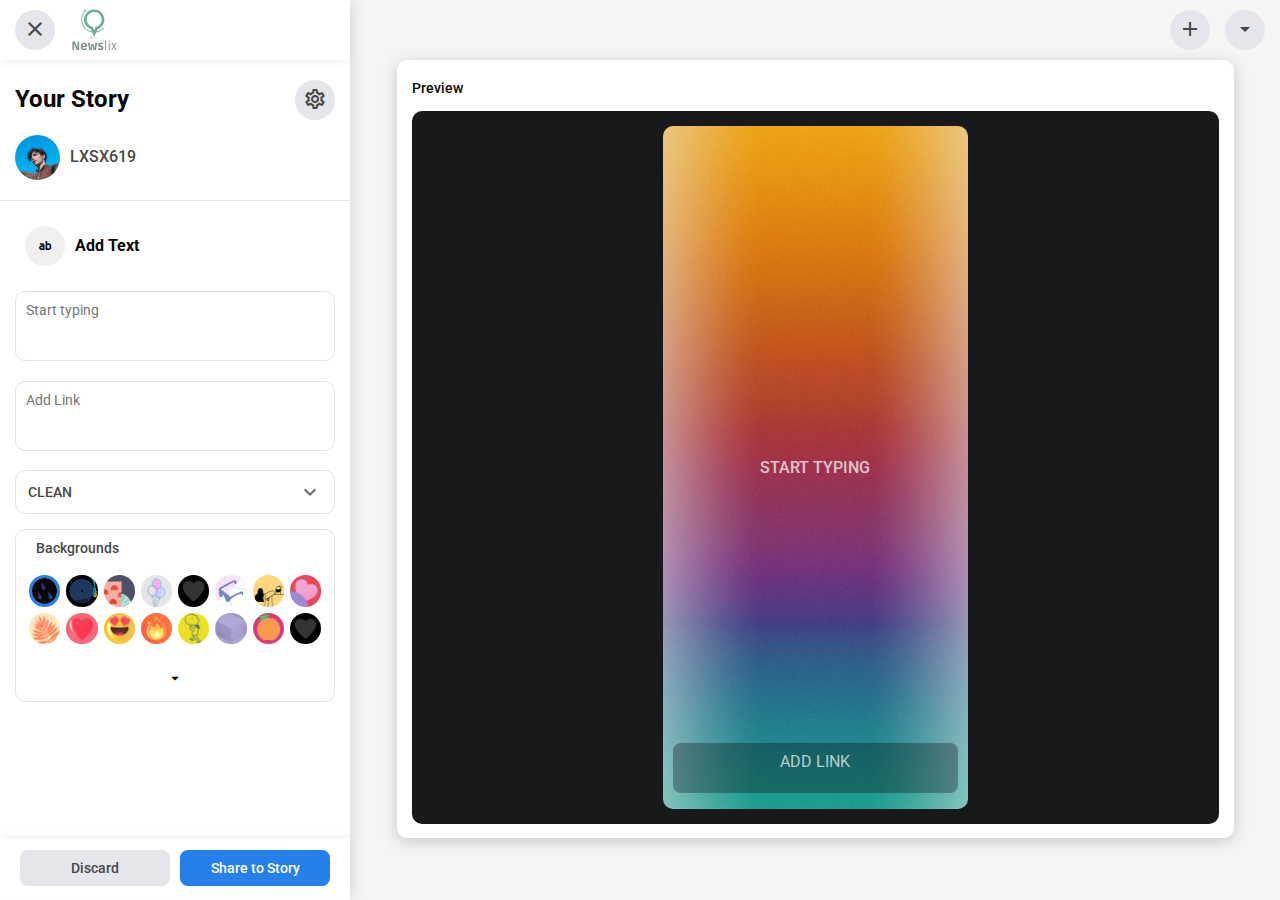
<file: create-story.html>
<!DOCTYPE html>
<html lang="en" class="no-js">

<head>
    <meta charset="UTF-8">
    <meta http-equiv="x-ua-compatible" content="ie=edge">
    <meta name="viewport" content="width=device-width, initial-scale=1.0">
    <title>NewsLix</title>
    <link rel="stylesheet" href="scss/main.css">
    <!-- Font Icons -->
    <link href="css/materialdesignicons.min.css" media="all" rel="stylesheet" type="text/css">
    <link href="https://fonts.googleapis.com/css2?family=Roboto:wght@100;300;400;500;700;900&display=swap"
        rel="stylesheet">

</head>

<body>
    <!-- Create Story Content -->
    <div class="create-story-content">
        <div class="content-inner">
            <div class="propery">
                <div class="propery-inner">
                    <div class="property-header">
                        <div class="close-story">
                            <button type="button" class="btn-circle"><i class="mdi mdi-close"></i></button>
                        </div>
                        <div class="logo">
                            <a href="index.html"><img src="images/logo.svg" alt="logo"></a>
                        </div>
                    </div>
                    <div class="property-body">
                        <div class="property-info">
                            <div class="title">
                                <h4>Your Story</h4>
                                <button type="button" class="btn-circle"><i class="mdi mdi-cog-outline"></i></button>
                            </div>
                            <div class="user-image">
                                <img src="images/user-img/user-img-9.png" alt="user">
                                <h6>LXSX619</h6>
                            </div>
                        </div>
                        <div class="property-choose">
                            <div class="add-text">
                                <div class="icon"><i class="mdi mdi-alphabet-latin"></i></div>
                                <h6>Add Text</h6>
                            </div>
                            <div class="start-typing">
                                <textarea name="textarea" class="mytextarea" cols="30" rows="3" placeholder="Start typing"></textarea>
                            </div>
                            <div class="add-link">
                                <textarea name="textarea" class="mytextarea" cols="30" rows="3" placeholder="Add Link"></textarea>
                            </div>
                            <div class="font">
                                <select class="custom-select" id="validationCustom04" required>
                                    <option selected value="">CLEAN</option>
                                    <option>ROBOTO</option>
                                    <option>MONSTRATE</option>
                                    <option>Segoe UI</option>
                                </select>
                            </div>
                            <div class="background">
                                <h6 class="title">Backgrounds</h6>
                                <div class="bg-inner">
                                    <div class="bg-item active"><img src="images/patterns/01.jpg" alt="pattern-name">
                                    </div>
                                    <div class="bg-item"><img src="images/patterns/02.jpg" alt="pattern-name"></div>
                                    <div class="bg-item"><img src="images/patterns/03.jpg" alt="pattern-name"></div>
                                    <div class="bg-item"><img src="images/patterns/04.jpg" alt="pattern-name"></div>
                                    <div class="bg-item"><img src="images/patterns/05.jpg" alt="pattern-name"></div>
                                    <div class="bg-item"><img src="images/patterns/06.jpg" alt="pattern-name"></div>
                                    <div class="bg-item"><img src="images/patterns/07.jpg" alt="pattern-name"></div>
                                    <div class="bg-item"><img src="images/patterns/08.jpg" alt="pattern-name"></div>
                                    <div class="bg-item"><img src="images/patterns/09.jpg" alt="pattern-name"></div>
                                    <div class="bg-item"><img src="images/patterns/10.jpg" alt="pattern-name"></div>
                                    <div class="bg-item"><img src="images/patterns/11.jpg" alt="pattern-name"></div>
                                    <div class="bg-item"><img src="images/patterns/12.jpg" alt="pattern-name"></div>
                                    <div class="bg-item"><img src="images/patterns/13.jpg" alt="pattern-name"></div>
                                    <div class="bg-item"><img src="images/patterns/14.jpg" alt="pattern-name"></div>
                                    <div class="bg-item"><img src="images/patterns/15.jpg" alt="pattern-name"></div>
                                    <div class="bg-item"><img src="images/patterns/05.jpg" alt="pattern-name"></div>
                                </div>
                                <div class="load-more"><button class="btn-loadMore"><i
                                            class="mdi mdi-menu-down"></i></button></div>
                            </div>
                        </div>
                    </div>
                    <div class="property-footer">
                        <button class="btn btn-gray">Discard</button>
                        <button class="btn btn-default">Share to Story</button>
                    </div>
                </div>
            </div>
            <div class="story-preview">
                <div class="story-inner">
                    <div class="story-header">
                        <div class="create">
                            <button type="button" class="btn-circle btn-createMenu"><i class="mdi mdi-plus"></i></button>
                            <div class="create-menu">
                                <h4>Create</h4>
                                <ul>
                                    <li>
                                        <a href="javascript:void(0)" class="modalCreatePost">
                                            <div class="icon"><i class="mdi mdi-square-edit-outline"></i></div>
                                            <div class="text">
                                                <h6>Post</h6>
                                                <span>Share a post on News Feed</span>
                                            </div>
                                        </a>
                                    </li>
                                    <li>
                                        <a href="create-story.html">
                                            <div class="icon"><i class="mdi mdi-shape-circle-plus"></i></div>
                                            <div class="text">
                                                <h6>Story</h6>
                                                <span>Share a photo or write something</span>
                                            </div>
                                        </a>
                                    </li>
                                </ul>
                            </div>
                        </div>
                        <div class="user-menu-content">
                            <button type="button" class="btn-circle btn-userMenu"><i class="mdi mdi-menu-down"></i></button>
                            <div class="user-profile">
                                <div class="profile-info">
                                    <a href="#">
                                        <div class="user-image">
                                            <img src="images/user-img/user-img-9.png" alt="user-name">
                                        </div>
                                        <div class="user-name">
                                            <h6>LXSX619</h6>
                                            <span>See your profile</span>
                                        </div>
                                    </a>
                                </div>
                                <ul class="help-list">
                                    <li>
                                        <a href="javascript:void(0)" class="modalCreatePost">
                                            <div class="icon"><i class="mdi mdi-comment-alert"></i></div>
                                            <div class="text">
                                                <h6>Give Feedback</h6>
                                                <span>Help us improve the new NewsLix</span>
                                            </div>
                                        </a>
                                    </li>
                                </ul>
                                <ul class="menu-list">
                                    <li>
                                        <a href="#" class="modalCreatePost">
                                            <div class="icon"><i class="mdi mdi-cog"></i></div>
                                            <div class="text">
                                                <h6>Settings & Privacy</h6>
                                                <i class="mdi mdi-chevron-right"></i>
                                            </div>
                                        </a>
                                    </li>
                                    <li>
                                        <a href="#">
                                            <div class="icon"><i class="mdi mdi-help-circle"></i></div>
                                            <div class="text">
                                                <h6>Help & Support</h6>
                                                <i class="mdi mdi-chevron-right"></i>
                                            </div>
                                        </a>
                                    </li>
                                    <li>
                                        <a href="#">
                                            <div class="icon"><i class="mdi mdi-logout-variant"></i></div>
                                            <div class="text">
                                                <h6>Log Out</h6>
                                            </div>
                                        </a>
                                    </li>
                                </ul>
                            </div>
                        </div>
                    </div>
                    <div class="story-body">
                        <div class="create-choose">
                            <div class="create-photo-story">
                                <div class="icon"><i class="mdi mdi-image-multiple-outline"></i></div>
                                <h6>Create a Photo Story</h6>
                            </div>
                            <div class="create-text-story">
                                <div class="icon"><i class="mdi mdi-alphabet-latin"></i></div>
                                <h6>Create a Text Story</h6>
                            </div>
                        </div>
                        <div class="preview active">
                            <div class="preview-inner">
                                <div class="title">Preview</div>
                                <div class="preview-body">
                                    <div class="image-preview">
                                        <img src="images/bg/bg-preview.jpg" alt="name">
                                        <div class="text-preview">START TYPING</div>
                                        <div class="link-prreview"><span>ADD LINK</span></div>
                                    </div>
                                </div>
                            </div>
                        </div>
                    </div>
                </div>
            </div>
        </div>
    </div>

    <!-- Scripts -->
    <script src="js/scripts.js"></script>
    <script>
        var btnCreateMenu = document.querySelector(".btn-createMenu");
        var createMenu = document.querySelector(".create-menu");
        var btnUserMenu = document.querySelector(".btn-userMenu");
        var userProfile = document.querySelector(".user-profile");

        btnCreateMenu.addEventListener('click', function () {
            createMenu.classList.toggle('active')
        });
        btnUserMenu.addEventListener('click', function () {
            userProfile.classList.toggle('active')
        });
    </script>

</body>

</html>
</file>
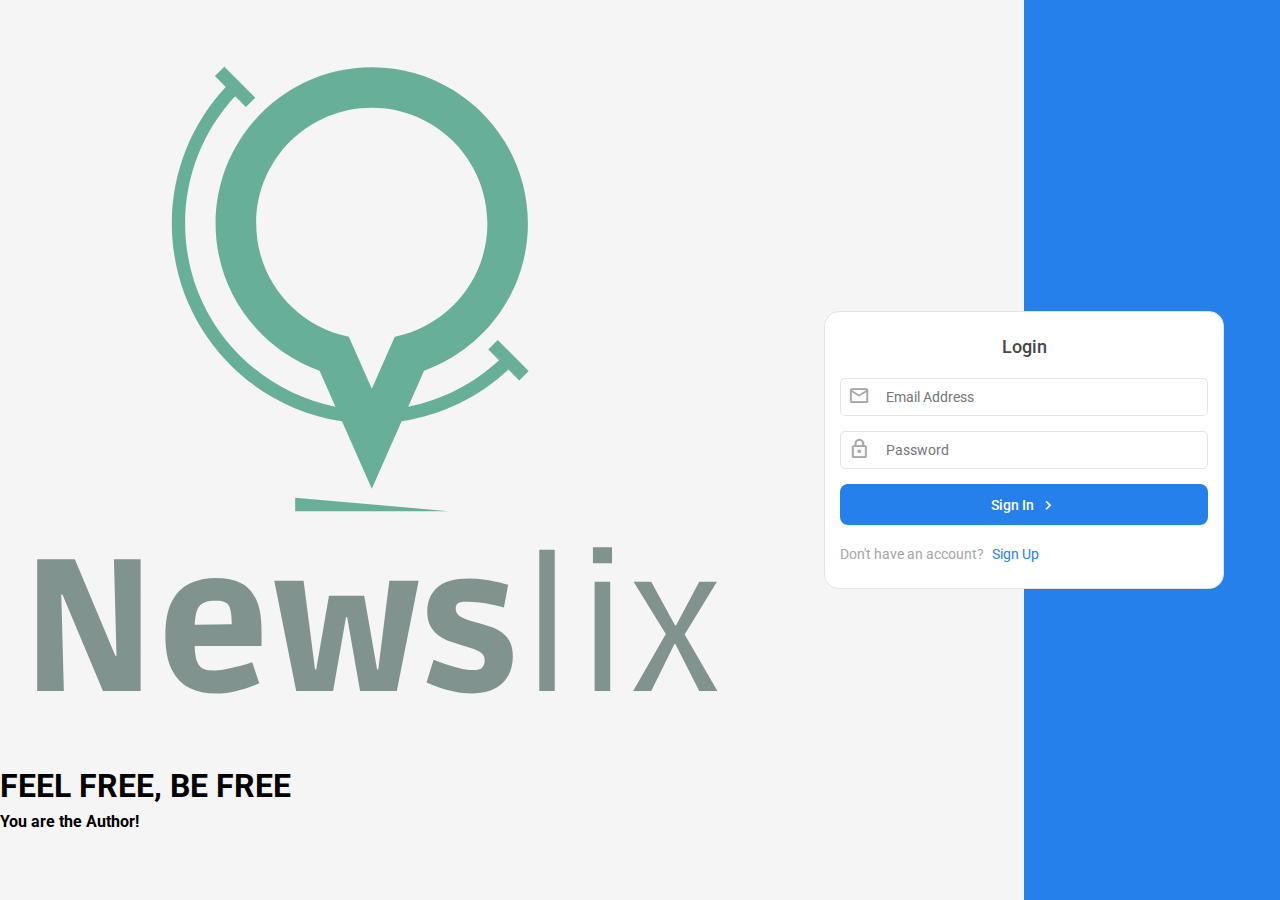
<file: login.html>
<!DOCTYPE html>
<html lang="en" class="no-js">

<head>
    <meta charset="UTF-8">
    <meta http-equiv="x-ua-compatible" content="ie=edge">
    <meta name="viewport" content="width=device-width, initial-scale=1.0">
    <title>NewsLix | Login</title>
    <link rel="stylesheet" href="scss/main.css">
    <!-- Font Icons -->
    <link href="css/materialdesignicons.min.css" media="all" rel="stylesheet" type="text/css">
    <link href="https://fonts.googleapis.com/css2?family=Roboto:wght@100;300;400;500;700;900&display=swap"
        rel="stylesheet">

</head>

<body>
    <!-- Sign In -->
    <div class="signin">
        <div class="sign-content">
            <div class="newslix-slogan">
                <div class="inner">
                    <div class="logo"><img src="images/logo.svg" alt="logo"></div>
                    <div class="slogan">
                        <h2>FEEL FREE, BE FREE</h2>
                        <h6>You are the Author!</h6>
                    </div>
                </div>
            </div>
            <div class="sign-form">
                <div class="sign-body active">
                    <div class="title">Login</div>
                    <div class="column-item">
                        <div class="input-group">
                            <div class="icon"><i class="mdi mdi-email-outline"></i></div>
                            <input type="email" class="my-input" placeholder="Email Address">
                            <div class="validation-msg">Please Enter Name</div>
                        </div>
                    </div>
                    <div class="column-item">
                        <div class="input-group">
                            <div class="icon"><i class="mdi mdi-lock-outline"></i></div>
                            <input type="password" class="my-input" placeholder="Password">
                        </div>
                    </div>
                    <div class="button-sign">
                        <button type="button" class="btn btn-default">Sign In<i
                                class="mdi mdi-chevron-right"></i></button>
                    </div>
                    <div class="login">
                        <span class="text">Don't have an account? <a href="signin.html">Sign Up</a></span>
                    </div>
                </div>
            </div>
        </div>
    </div>

    <script>
        var nextSign = document.querySelector('.sign-next');
        var signBio = document.querySelector('.sign-bio');
        var signBody = document.querySelector('.sign-body');
        nextSign.addEventListener('click', function () {
            signBody.classList.remove('active');
            signBio.classList.add('active');
        });
    </script>
</body>

</html>
</file>
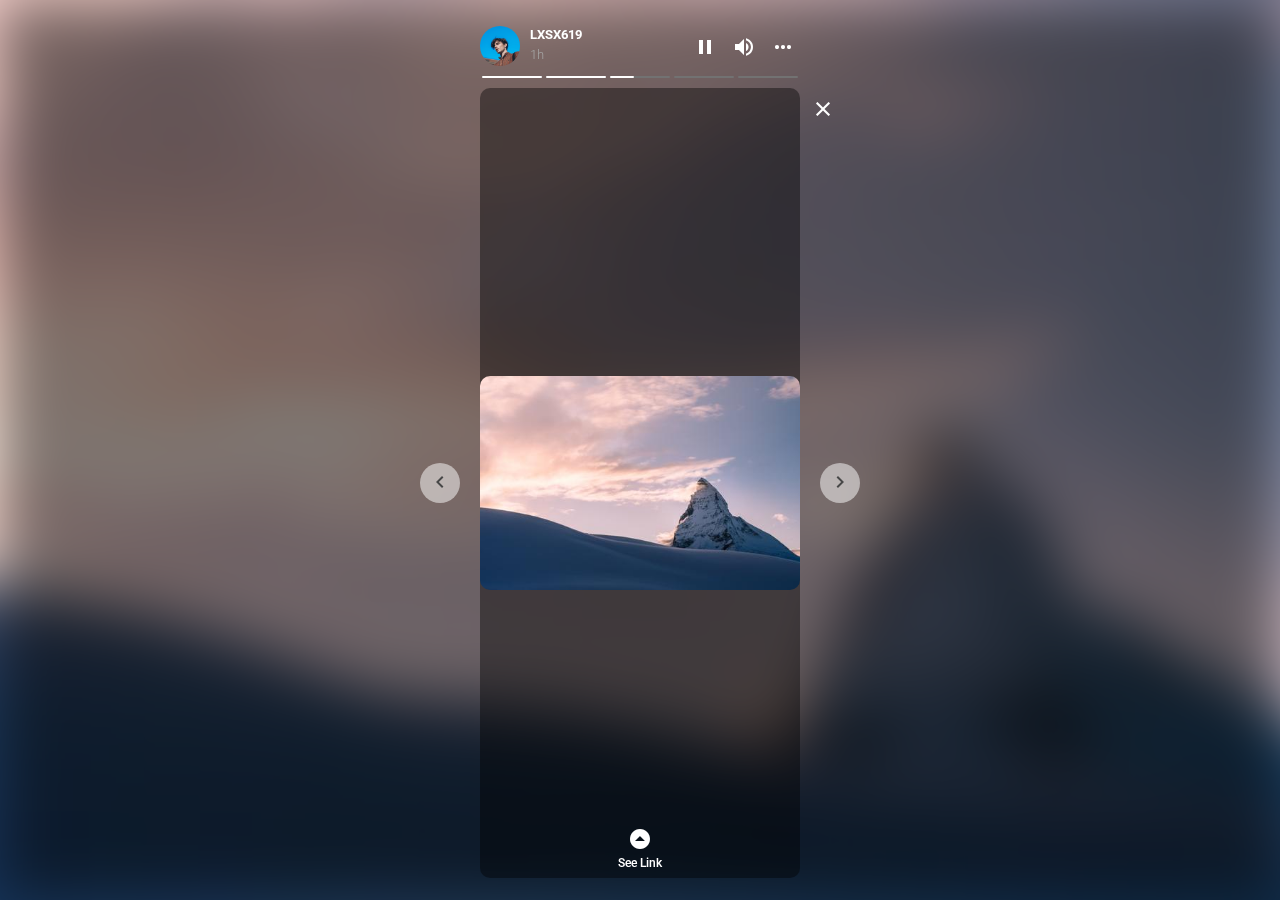
<file: preview-story.html>
<!DOCTYPE html>
<html lang="en" class="no-js">

<head>
    <meta charset="UTF-8">
    <meta http-equiv="x-ua-compatible" content="ie=edge">
    <meta name="viewport" content="width=device-width, initial-scale=1.0">
    <title>NewsLix</title>
    <link rel="stylesheet" href="scss/main.css">
    <!-- Font Icons -->
    <link href="css/materialdesignicons.min.css" media="all" rel="stylesheet" type="text/css">
    <link href="https://fonts.googleapis.com/css2?family=Roboto:wght@100;300;400;500;700;900&display=swap" rel="stylesheet"> 

</head>

<body>
    <!-- Seen Story -->
    <div class="show-story-content">
        <div class="blur">
            <img src="images/bg/01.jpg" alt="short-story">
            <div class="overlay"></div>
        </div>
        <div class="story-content">
            <div class="story-header">
                <div class="user-info">
                    <a href="#">
                        <div class="user-profile-image">
                            <img src="images/user-img/user-img-9.png" alt="user-image">
                            <div class="user-name">
                                <h6>LXSX619</h6>
                                <span>1h</span>
                            </div>
                        </div>
                    </a>
                </div>
                <div class="story-menu">
                    <button class="btn-dots"><i class="mdi mdi-pause"></i></button>
                    <button class="btn-dots"><i class="mdi mdi-volume-high"></i></button>
                    <button class="btn-dots btn-showReport"><i class="mdi mdi-dots-horizontal"></i></button>
                    <div class="report-story">
                        <ul>
                            <li><a href="#"><i class="mdi mdi-trash-can-outline"></i>Delete photo</a></li>
                            <li><a href="#"><i class="mdi mdi-share-variant"></i>Share</a></li>
                            <li><a href="#"><i class="mdi mdi-share"></i>Forward</a></li>
                            <li><a href="#"><i class="mdi mdi-bug-outline"></i>Report</a></li>
                        </ul>
                    </div>
                </div>
            </div>
            <div class="story-seekbar-lines">
                <div class="seekbar-content">
                    <div class="line" data-progress="100"><div class="seek-filler"></div></div>
                    <div class="line" data-progress="100"><div class="seek-filler"></div></div>
                    <div class="line" data-progress="40"><div class="seek-filler"></div></div>
                    <div class="line"><div class="seek-filler"></div></div>
                    <div class="line"><div class="seek-filler"></div></div>
                </div>
            </div>
            <div class="story-body">
                <button class="btn-dots"><i class="mdi mdi-close"></i></button>
                <div class="story-preview">
                    <img src="images/bg/01.jpg" alt="preview">
                    <div class="link-content">
                        <div class="link-button">
                            <button class="btn-link"><i class="mdi mdi-arrow-up-drop-circle"></i></button>
                            <span>See Link</span>
                        </div>
                        <div class="link">
                            <a href="#">https://www.youtube.com/watch?v=fa_VyU2LPn0&list=RDfa_VyU2LPn0&start_radio=1</a>
                        </div>
                    </div>
                </div>
                <button class="btn-story prev-story"><i class="mdi mdi-chevron-left"></i></button>
                <button class="btn-story next-story"><i class="mdi mdi-chevron-right"></i></button>
            </div>
        </div>
    </div>
    <!-- Scripts -->
    <script src="js/scripts.js"></script>
</body>

</html>
</file>
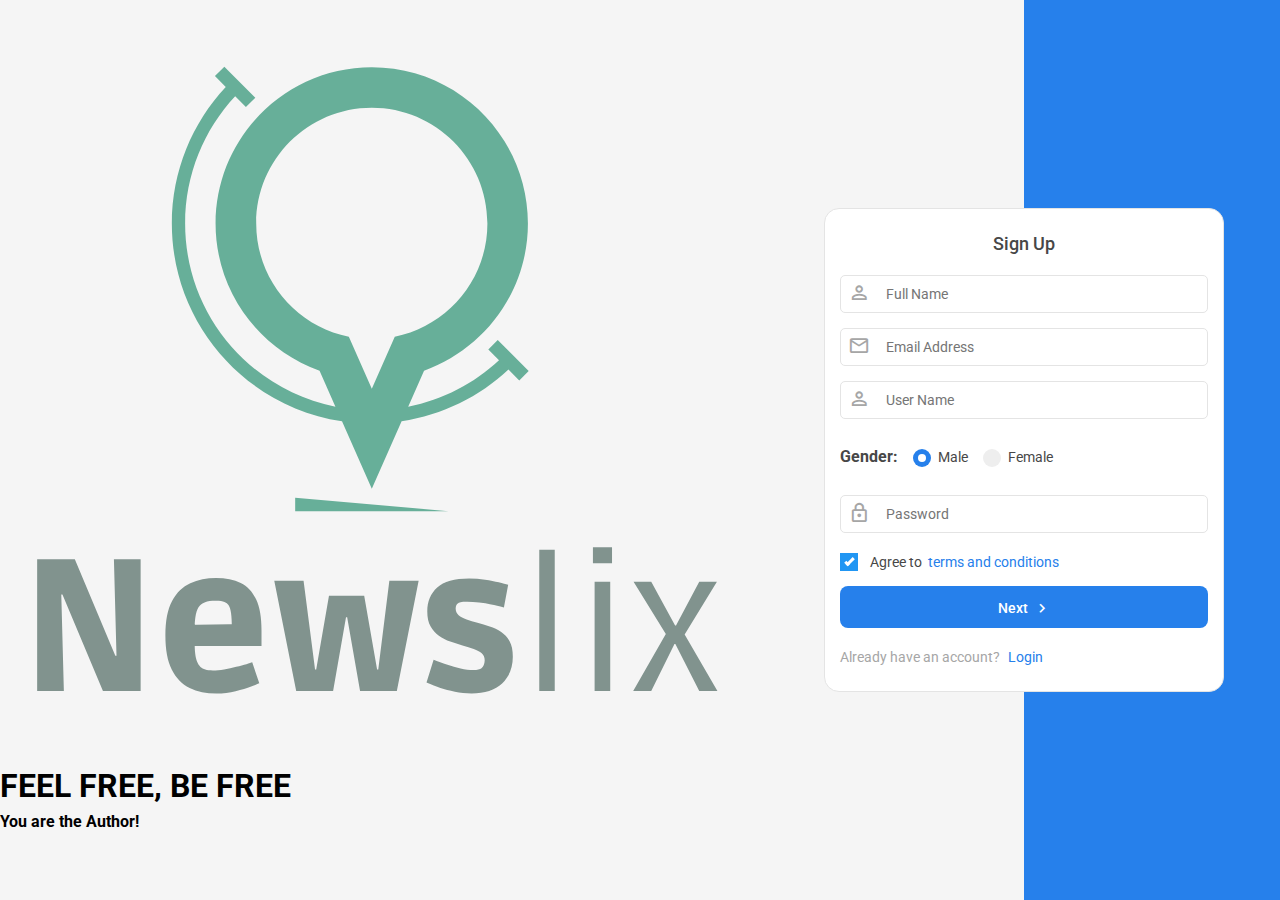
<file: signin.html>
<!DOCTYPE html>
<html lang="en" class="no-js">

<head>
    <meta charset="UTF-8">
    <meta http-equiv="x-ua-compatible" content="ie=edge">
    <meta name="viewport" content="width=device-width, initial-scale=1.0">
    <title>NewsLix | Sign Up</title>
    <link rel="stylesheet" href="scss/main.css">
    <!-- Font Icons -->
    <link href="css/materialdesignicons.min.css" media="all" rel="stylesheet" type="text/css">
    <link href="https://fonts.googleapis.com/css2?family=Roboto:wght@100;300;400;500;700;900&display=swap"
        rel="stylesheet">

</head>

<body>
    <!-- Sign In -->
    <div class="signin">
        <div class="sign-content">
            <div class="newslix-slogan">
                <div class="inner">
                    <div class="logo"><img src="images/logo.svg" alt="logo"></div>
                    <div class="slogan">
                        <h2>FEEL FREE, BE FREE</h2>
                        <h6>You are the Author!</h6>
                    </div>
                </div>
            </div>
            <div class="sign-form">
                <div class="sign-body active">
                    <div class="title">Sign Up</div>
                    <div class="column-item">
                        <div class="input-group required">
                            <div class="icon"><i class="mdi mdi-account-outline"></i></div>
                            <input type="text" class="my-input" placeholder="Full Name">
                            <div class="validation-msg">Please Enter Name</div>
                        </div>
                    </div>
                    <div class="column-item">
                        <div class="input-group">
                            <div class="icon"><i class="mdi mdi-email-outline"></i></div>
                            <input type="email" class="my-input" placeholder="Email Address">
                        </div>
                    </div>
                    <div class="column-item">
                        <div class="input-group">
                            <div class="icon"><i class="mdi mdi-account-outline"></i></div>
                            <input type="text" class="my-input" placeholder="User Name">
                        </div>
                    </div>
                    <div class="column-item d-flex">
                        <h6>Gender: </h6>
                        <div class="custom-radio-group">
                            <label class="radio-label">Male
                                <input type="radio" checked="checked" name="radio">
                                <span class="checkmark"></span>
                            </label>
                            <label class="radio-label">Female
                                <input type="radio" name="radio">
                                <span class="checkmark"></span>
                            </label>
                        </div>
                    </div>
                    <div class="column-item">
                        <div class="input-group">
                            <div class="icon"><i class="mdi mdi-lock-outline"></i></div>
                            <input type="password" class="my-input" placeholder="Password">
                        </div>
                    </div>
                    <div class="column-item mt-2">
                        <label class="checkbox-label">
                            <input type="checkbox" checked="checked">
                            <span class="checkmark"></span>
                        </label>
                        <span class="term">Agree to <a href="#">terms and conditions</a></span>
                    </div>
                    <div class="button-sign">
                        <button type="button" class="btn btn-default sign-next">Next<i
                                class="mdi mdi-chevron-right"></i></button>
                    </div>
                    <div class="login">
                        <span class="text">Already have an account? <a href="login.html">Login</a></span>
                    </div>
                </div>
                <div class="sign-bio">
                    <div class="title">Complete Profile</div>
                    <div class="upload-image">
                        <div class="inner">
                            <img src="images/user-img/user-img-12.png" alt="image-upload">
                            <button class="btn-upload"><i class="mdi mdi-pencil-outline"></i></button>
                        </div>
                    </div>
                    <div class="bio">
                        <textarea name="bio" class="textarea" cols="30" rows="3" placeholder="Bio"></textarea>
                    </div>
                    <div class="date">
                        <input type="date" class="my-input">
                    </div>
                    <div class="button-sign">
                        <button type="button" class="btn btn-default">Sign Up<i class="mdi mdi-chevron-right"></i></button>
                    </div>
                </div>
            </div>
        </div>
    </div>

    <script>
        var nextSign = document.querySelector('.sign-next');
        var signBio = document.querySelector('.sign-bio');
        var signBody = document.querySelector('.sign-body');
        nextSign.addEventListener('click', function () {
            signBody.classList.remove('active');
            signBio.classList.add('active');
        });
    </script>
</body>

</html>
</file>
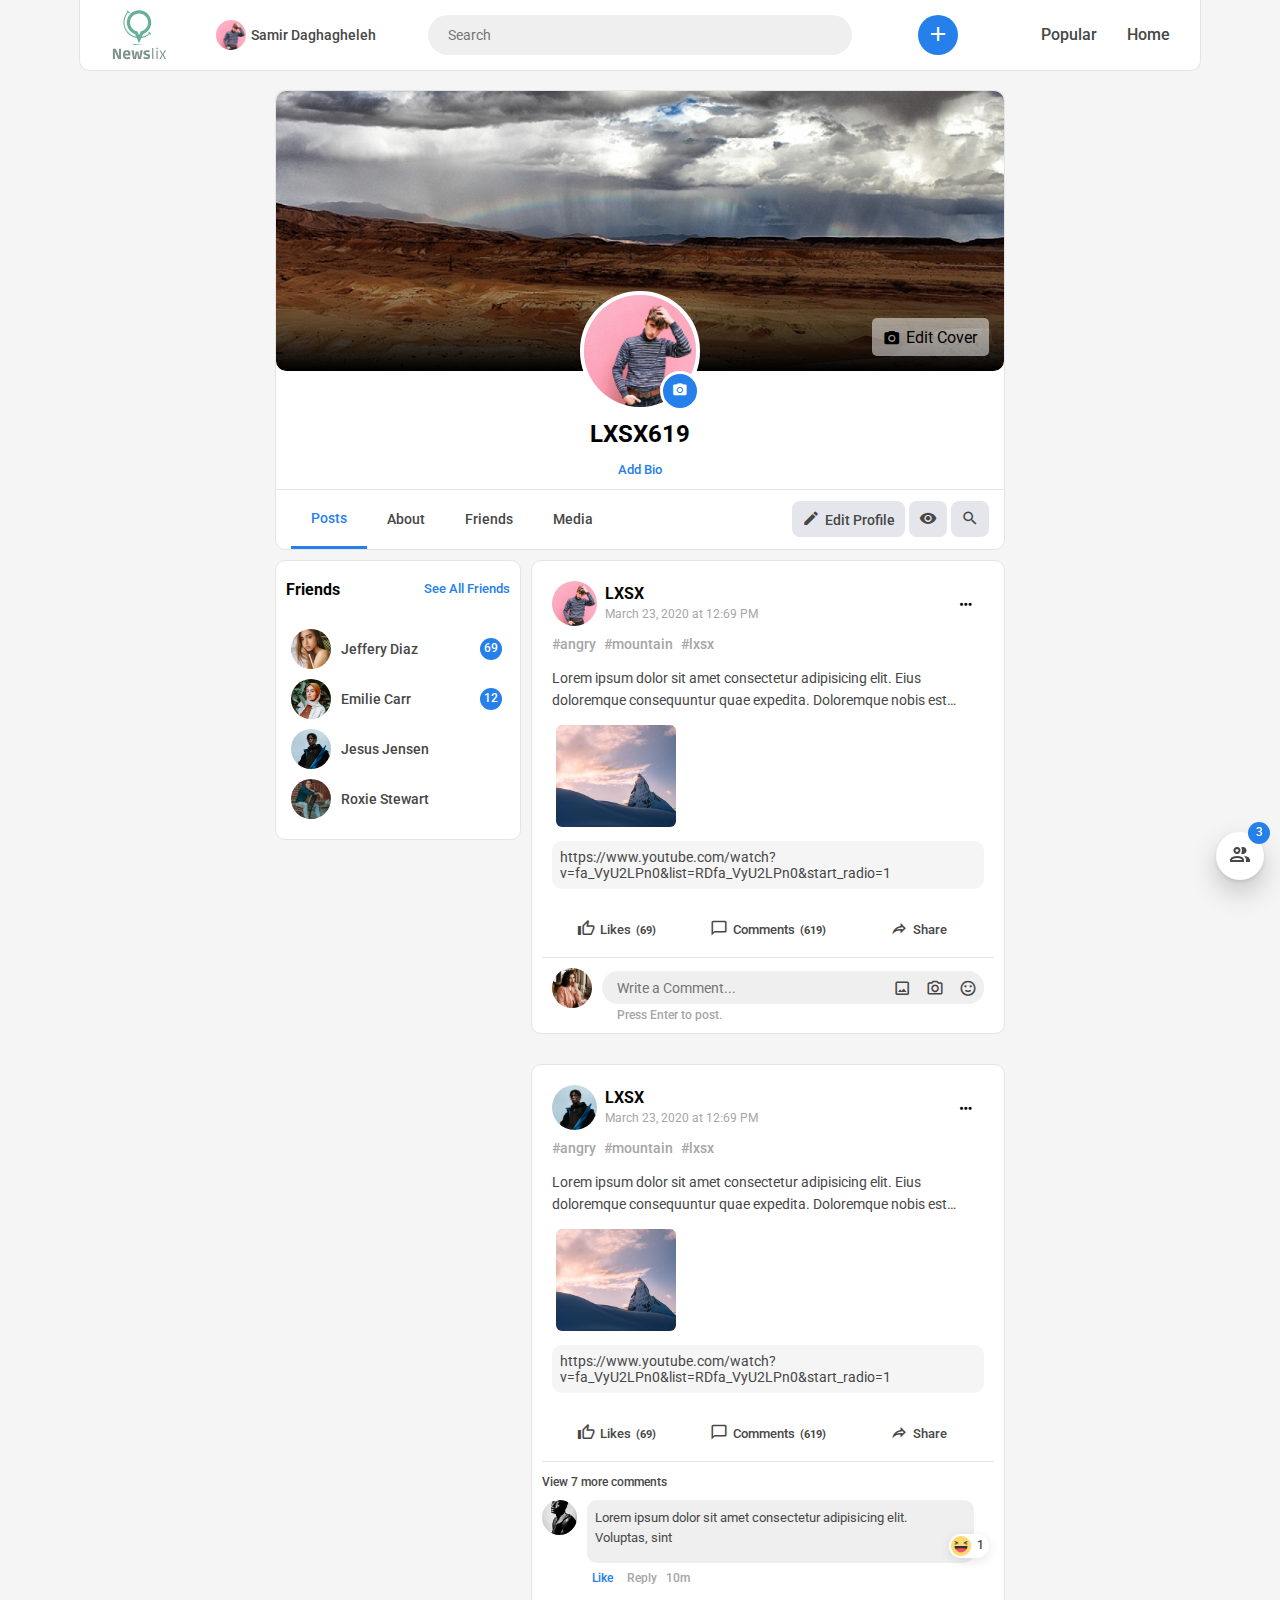
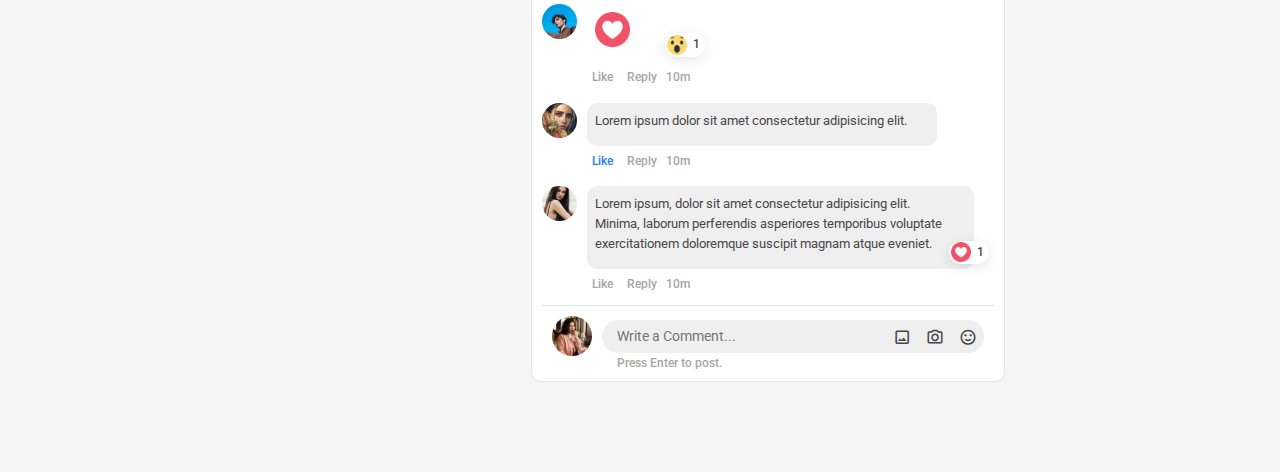
<file: user-profile.html>
<!DOCTYPE html>
<html lang="en" class="no-js">

<head>
    <meta charset="UTF-8">
    <meta http-equiv="x-ua-compatible" content="ie=edge">
    <meta name="viewport" content="width=device-width, initial-scale=1.0">
    <title>NewsLix</title>
    <link rel="stylesheet" href="scss/main.css">
    <!-- Font Icons -->
    <link href="css/materialdesignicons.min.css" media="all" rel="stylesheet" type="text/css">
    <link href="https://fonts.googleapis.com/css2?family=Roboto:wght@100;300;400;500;700;900&display=swap" rel="stylesheet"> 

</head>

<body>
    <!-- Header -->
    <header class="myheader">
        <div class="container">
            <div class="header-content">
                <div class="header-logo">
                    <a href="index.html"><img src="images/logo.svg" alt="logo"></a>
                </div>
                <div class="header-user">
                    <div class="user-inner">
                        <div class="user-image">
                            <img src="images/user-img/user-img-1.png" alt="user"/>
                            <h6>Samir Daghagheleh</h6>
                        </div>
                        <ul class="user-list">
                            <li><a href="signin.html"><i class="mdi mdi-view-dashboard-outline"></i>Admin Panel</a></li>
                            <li><a href="login.html"><i class="mdi mdi-logout-variant"></i>Logout</a></li>
                        </ul>
                    </div>
                </div>
                <div class="header-search">
                    <input type="text" class="search-input" placeholder="Search">
                    <div class="mobile-search">
                        <button type="button" class="btn-mobile-search"><i class="mdi mdi-magnify"></i></button>
                    </div>
                </div>
                <div class="header-create">
                    <button class="btn-default" id="btn-showCreatePost"><i class="mdi mdi-plus"></i></button>
                    <div class="create-menu">
                        <h4>Create</h4>
                        <ul>
                            <li>
                                <a href="javascript:void(0)" class="modalCreatePost">
                                    <div class="icon"><i class="mdi mdi-square-edit-outline"></i></div>
                                    <div class="text">
                                        <h6>Post</h6>
                                        <span>Share a post on News Feed</span>
                                    </div>
                                </a>
                            </li>
                            <li>
                                <a href="create-story.html">
                                    <div class="icon"><i class="mdi mdi-shape-circle-plus"></i></div>
                                    <div class="text">
                                        <h6>Story</h6>
                                        <span>Share a photo or write something</span>
                                    </div>
                                </a>
                            </li>
                        </ul>
                    </div>
                </div>
                <div class="header-menu">
                    <ul class="links-menu">
                        <li><a href="#">Popular</a></li>
                        <li><a href="#">Home</a></li>
                    </ul>
                    <div class="mobile-links">
                        <div class="icon"><i class="mdi mdi-dots-horizontal"></i></div>
                        <ul class="link-list">
                            <li><a href="#">Popular</a></li>
                            <li><a href="#">Home</a></li>
                            <li><a href="#">Link Name</a></li>
                            <li><a href="#">Link Name</a></li>
                            <li><a href="#">Link Name</a></li>
                        </ul>
                    </div>
                </div>
            </div>
        </div>
    </header>
    <!-- profile Content -->
    <div class="profile-content">
        <div class="container">
            <div class="profile-inner">
                <!-- Profile Header -->
                <div class="profile-header">
                    <div class="header-inner">
                        <!-- Cover -->
                        <div class="profile-cover">
                            <div class="pictures-content">
                                <div class="cover-container">
                                    <div class="img-inner">
                                        <img src="images/bg/nature.jpg" alt="cover-content" />
                                    </div>
                                    <div class="overlay"></div>
                                    <button type="button" class="btn btn-changeCover"><i class="mdi mdi-camera"></i>Edit Cover</button>
                                </div>
                                <div class="userImage-content">
                                    <div class="user-img-inner">
                                        <img src="images/user-img/user-img-1.png" alt="user-image" />
                                    </div>
                                    <button class="btn-change-userImage"><i class="mdi mdi-camera"></i></button>
                                </div>
                            </div>
                        </div>
                        <!-- User Bio -->
                        <div class="user-bio">
                            <div class="data-inner">
                                <h4 class="user-name">LXSX619</h4>
                                <button type="button" class="btn-link-text">Add Bio</button>
                                <div class="bio">
                                    <div class="bio-text">
                                        <textarea name="bio" class="textarea" cols="30" rows="3" placeholder="Describe who you are"></textarea>
                                        <div class="character-count">120 characters remaining</div>
                                    </div>
                                    <div class="bio-action">
                                        <div class="bio-status">
                                            <i class="mdi mdi-earth"></i>
                                            <span>Public</span>
                                        </div>
                                        <div class="button-group">
                                            <button class="btn btn-gray">Cancel</button>
                                            <button class="btn btn-default">Save</button>
                                        </div>
                                    </div>
                                </div>
                            </div>
                        </div>
                    </div>
                </div>
                <!-- Profile Tabs -->
                <div class="profile-tabs">
                    <div class="tabs-inner">
                        <div class="tab-links">
                            <ul>
                                <li class="tab-item active" onclick="openProfileTab(event,'.posts')"><a href="#"><span>Posts</span></a></li>
                                <li class="tab-item" onclick="openProfileTab(event,'.about')"><a href="#"><span>About</span></a></li>
                                <li class="tab-item" onclick="openProfileTab(event,'.friends')"><a href="#"><span>Friends</span></a></li>
                                <li class="tab-item" onclick="openProfileTab(event,'.media')"><a href="#"><span>Media</span></a></li>
                            </ul>
                        </div>
                        <div class="edit-profile">
                            <button class="btn btn-gray"><i class="mdi mdi-pencil"></i>Edit Profile</button>
                            <button class="btn btn-gray"><i class="mdi mdi-eye"></i></button>
                            <button class="btn btn-gray"><i class="mdi mdi-magnify"></i></button>
                        </div>
                    </div>
                </div>
                <!-- Profile Body -->
                <div class="profile-body">
                    <div class="body-inner">
                        <!-- Posts -->
                        <div class="profile-page posts active">
                            <div class="page-inner flex">
                                <div class="side-card sticky">
                                    <div class="side-inner">
                                        <div class="side-title">
                                            <h5>Friends</h5>
                                            <a href="#">See All Friends</a>
                                        </div>
                                        <div class="side-body">
                                            <ul class="friends-list">
                                                <li>
                                                    <a href="#">
                                                        <div class="user-image">
                                                            <img src="images/user-img/user-img-10.png" alt="user-name" />
                                                        </div>
                                                        <div class="user-name">
                                                            <h6>Jeffery Diaz</h6>
                                                            <div class="budge"><span>69</span></div>
                                                        </div>
                                                    </a>
                                                </li>
                                                <li>
                                                    <a href="#">
                                                        <div class="user-image">
                                                            <img src="images/user-img/user-img-11.png" alt="user-name" />
                                                        </div>
                                                        <div class="user-name">
                                                            <h6>Emilie Carr</h6>
                                                            <div class="budge"><span>12</span></div>
                                                        </div>
                                                    </a>
                                                </li>
                                                <li>
                                                    <a href="#">
                                                        <div class="user-image">
                                                            <img src="images/user-img/user-img-2.png" alt="user-name" />
                                                        </div>
                                                        <div class="user-name">
                                                            <h6>Jesus Jensen</h6>
                                                        </div>
                                                    </a>
                                                </li>
                                                <li>
                                                    <a href="#">
                                                        <div class="user-image">
                                                            <img src="images/user-img/user-img-5.png" alt="user-name" />
                                                        </div>
                                                        <div class="user-name">
                                                            <h6>Roxie Stewart</h6>
                                                        </div>
                                                    </a>
                                                </li>
                                            </ul>
                                        </div>
                                    </div>
                                </div>
                                <div class="all-post">
                                    <div class="card-feed">
                                        <div class="card-inner">
                                            <div class="card-header">
                                                <div class="card-user-info">
                                                    <a href="#">
                                                        <div class="user-img">
                                                            <img src="images/user-img/user-img-1.png" alt="">
                                                        </div>
                                                        <div class="user-name">
                                                            <h4 class="name">LXSX</h4>
                                                            <h6 class="date">March 23, 2020 at 12:69 PM</h6>
                                                        </div>
                                                    </a>
                                                </div>
                                                <div class="options">
                                                    <button type="button" class="btn btn-dots"><i class="mdi mdi-dots-horizontal"></i></button>
                                                    <ul class="option-list">
                                                        <li><a href="#"><i class="mdi mdi-alert-circle-outline"></i>Report</a></li>
                                                        <li><a href="#"><i class="mdi mdi-comment-processing-outline"></i>Send Comment</a></li>
                                                        <li><a href="#"><i class="mdi mdi-share-outline"></i>Share</a></li>
                                                    </ul>
                                                </div>
                                            </div>
                                            <div class="card-body">
                                                <div class="hashtags">
                                                    <ul>
                                                        <li><a href="#">#angry</a></li>
                                                        <li><a href="#">#mountain</a></li>
                                                        <li><a href="#">#lxsx</a></li>
                                                    </ul>
                                                </div>
                                                <div class="desc">
                                                    Lorem ipsum dolor sit amet consectetur adipisicing elit. Eius doloremque consequuntur quae expedita. Doloremque nobis est veniam praesentium, rem at illum! Eum, nam provident! Praesentium dignissimos voluptates saepe quas ea.
                                                </div>
                                                <div class="feed-image">
                                                    <img src="images/bg/01.jpg" alt="picture-name">
                                                </div>
                                                <div class="links">
                                                    <a href="#">https://www.youtube.com/watch?v=fa_VyU2LPn0&list=RDfa_VyU2LPn0&start_radio=1</a>
                                                </div>
                                            </div>
                                            <div class="card-footer">
                                                <div class="link-item show-emotion-list">
                                                    <button class="btn btn-link-text"><i class="mdi mdi-thumb-up-outline"></i>Likes<span>(69)</span></button>
                                                    <div class="emotion-list">
                                                        <ul>
                                                            <li class="emo-item">
                                                                <span class="emo-name">Like</span>
                                                                <img src="images/emotion/1.png" alt="emotion-name">
                                                            </li>
                                                            <li class="emo-item">
                                                                <span class="emo-name">Love</span>
                                                                <img src="images/emotion/2.png" alt="emotion-name">
                                                            </li>
                                                            <li class="emo-item">
                                                                <span class="emo-name">Haha</span>
                                                                <img src="images/emotion/3.png" alt="emotion-name">
                                                            </li>
                                                            <li class="emo-item">
                                                                <span class="emo-name">Wow</span>
                                                                <img src="images/emotion/4.png" alt="emotion-name">
                                                            </li>
                                                            <li class="emo-item">
                                                                <span class="emo-name">Sad</span>
                                                                <img src="images/emotion/5.png" alt="emotion-name">
                                                            </li>
                                                            <li class="emo-item">
                                                                <span class="emo-name">Angry</span>
                                                                <img src="images/emotion/6.png" alt="emotion-name">
                                                            </li>
                                                        </ul>
                                                    </div>
                                                </div>
                                                <div class="link-item">
                                                    <button class="btn btn-link-text"><i class="mdi mdi-message-outline"></i>Comments<span>(619)</span></button>
                                                </div>
                                                <div class="link-item">
                                                    <button class="btn btn-link-text"><i class="mdi mdi-share-outline"></i>Share</button>
                                                </div>
                                            </div>
                                            <div class="card-write">
                                                <div class="user-image">
                                                    <img src="images/user-img/user-img-13.png" alt="user-name">
                                                </div>
                                                <div class="write-input">
                                                    <input type="text" placeholder="Write a Comment...">
                                                    <button class="btn btn-attach emo"><i class="mdi mdi-emoticon-happy-outline"></i></button>
                                                    <button class="btn btn-attach cam"><i class="mdi mdi-camera-outline"></i></button>
                                                    <button class="btn btn-attach pic"><i class="mdi mdi-image-outline"></i></button>
                                                </div>
                                                <span class="enter-post">Press Enter to post.</span>
                                            </div>
                                        </div>
                                    </div>
                                    <div class="card-feed">
                                        <div class="card-inner">
                                            <div class="card-header">
                                                <div class="card-user-info">
                                                    <a href="#">
                                                        <div class="user-img">
                                                            <img src="images/user-img/user-img-2.png" alt="">
                                                        </div>
                                                        <div class="user-name">
                                                            <h4 class="name">LXSX</h4>
                                                            <h6 class="date">March 23, 2020 at 12:69 PM</h6>
                                                        </div>
                                                    </a>
                                                </div>
                                                <div class="options">
                                                    <button type="button" class="btn btn-dots"><i class="mdi mdi-dots-horizontal"></i></button>
                                                    <ul class="option-list">
                                                        <li><a href="#"><i class="mdi mdi-alert-circle-outline"></i>Report</a></li>
                                                        <li><a href="#"><i class="mdi mdi-comment-processing-outline"></i>Send Comment</a></li>
                                                        <li><a href="#"><i class="mdi mdi-share-outline"></i>Share</a></li>
                                                    </ul>
                                                </div>
                                            </div>
                                            <div class="card-body">
                                                <div class="hashtags">
                                                    <ul>
                                                        <li><a href="#">#angry</a></li>
                                                        <li><a href="#">#mountain</a></li>
                                                        <li><a href="#">#lxsx</a></li>
                                                    </ul>
                                                </div>
                                                <div class="desc">
                                                    Lorem ipsum dolor sit amet consectetur adipisicing elit. Eius doloremque consequuntur quae expedita. Doloremque nobis est veniam praesentium, rem at illum! Eum, nam provident! Praesentium dignissimos voluptates saepe quas ea.
                                                </div>
                                                <div class="feed-image">
                                                    <img src="images/bg/01.jpg" alt="picture-name">
                                                </div>
                                                <div class="links">
                                                    <a href="#">https://www.youtube.com/watch?v=fa_VyU2LPn0&list=RDfa_VyU2LPn0&start_radio=1</a>
                                                </div>
                                            </div>
                                            <div class="card-footer">
                                                <div class="link-item show-emotion-list">
                                                    <button class="btn btn-link-text"><i class="mdi mdi-thumb-up-outline"></i>Likes<span>(69)</span></button>
                                                    <div class="emotion-list">
                                                        <ul>
                                                            <li class="emo-item">
                                                                <span class="emo-name">Like</span>
                                                                <img src="images/emotion/1.png" alt="emotion-name">
                                                            </li>
                                                            <li class="emo-item">
                                                                <span class="emo-name">Love</span>
                                                                <img src="images/emotion/2.png" alt="emotion-name">
                                                            </li>
                                                            <li class="emo-item">
                                                                <span class="emo-name">Haha</span>
                                                                <img src="images/emotion/3.png" alt="emotion-name">
                                                            </li>
                                                            <li class="emo-item">
                                                                <span class="emo-name">Wow</span>
                                                                <img src="images/emotion/4.png" alt="emotion-name">
                                                            </li>
                                                            <li class="emo-item">
                                                                <span class="emo-name">Sad</span>
                                                                <img src="images/emotion/5.png" alt="emotion-name">
                                                            </li>
                                                            <li class="emo-item">
                                                                <span class="emo-name">Angry</span>
                                                                <img src="images/emotion/6.png" alt="emotion-name">
                                                            </li>
                                                        </ul>
                                                    </div>
                                                </div>
                                                <div class="link-item">
                                                    <button class="btn btn-link-text"><i class="mdi mdi-message-outline"></i>Comments<span>(619)</span></button>
                                                </div>
                                                <div class="link-item">
                                                    <button class="btn btn-link-text"><i class="mdi mdi-share-outline"></i>Share</button>
                                                </div>
                                            </div>
                                            <div class="card-comments active">
                                                <div class="more-comments">
                                                    <a href="#">View 7 more comments</a>
                                                </div>
                                                <div class="comments-list">
                                                    <div class="comment-item">
                                                        <div class="comment-user-image">
                                                            <img src="images/user-img/user-img-6.png" alt="user-name">
                                                        </div>
                                                        <div class="comment-body">
                                                            <div class="text">
                                                                Lorem ipsum dolor sit amet consectetur adipisicing elit. Voluptas, sint
                                                                <div class="comment-emotion">
                                                                    <img src="images/emotion/3.png" alt="emotion-name">
                                                                    <span class="bunter">1</span>
                                                                </div>
                                                            </div>
                                                            <div class="comment-like">
                                                                <button type="button" class="btn-link active">Like</button>
                                                                <button type="button" class="btn-link">Reply</button>
                                                                <span>10m</span>
                                                            </div>
                                                        </div>
                                                    </div>
                                                    <div class="comment-item">
                                                        <div class="comment-user-image">
                                                            <img src="images/user-img/user-img-9.png" alt="user-name">
                                                        </div>
                                                        <div class="comment-body">
                                                            <div class="text just-emo">
                                                                <img src="images/emotion/2.png" class="emotion-image" alt="emotion-name">
                                                                <div class="comment-emotion">
                                                                    <img src="images/emotion/4.png" alt="emotion-name">
                                                                    <span class="bunter">1</span>
                                                                </div>
                                                            </div>
                                                            <div class="comment-like">
                                                                <button type="button" class="btn-link">Like</button>
                                                                <button type="button" class="btn-link">Reply</button>
                                                                <span>10m</span>
                                                            </div>
                                                        </div>
                                                    </div>
                                                    <div class="comment-item">
                                                        <div class="comment-user-image">
                                                            <img src="images/user-img/user-img-12.png" alt="user-name">
                                                        </div>
                                                        <div class="comment-body">
                                                            <div class="text">
                                                                Lorem ipsum dolor sit amet consectetur adipisicing elit.
                                                            </div>
                                                            <div class="comment-like">
                                                                <button type="button" class="btn-link active">Like</button>
                                                                <button type="button" class="btn-link">Reply</button>
                                                                <span>10m</span>
                                                            </div>
                                                        </div>
                                                    </div>
                                                    <div class="comment-item">
                                                        <div class="comment-user-image">
                                                            <img src="images/user-img/user-img-3.png" alt="user-name">
                                                        </div>
                                                        <div class="comment-body">
                                                            <div class="text">
                                                                Lorem ipsum, dolor sit amet consectetur adipisicing elit. Minima, laborum perferendis asperiores temporibus voluptate exercitationem doloremque suscipit magnam atque eveniet.
                                                                <div class="comment-emotion">
                                                                    <img src="images/emotion/2.png" alt="emotion-name">
                                                                    <span class="bunter">1</span>
                                                                </div>
                                                            </div>
                                                            <div class="comment-like">
                                                                <button type="button" class="btn-link">Like</button>
                                                                <button type="button" class="btn-link">Reply</button>
                                                                <span>10m</span>
                                                            </div>
                                                        </div>
                                                    </div>
                                                </div>
                                            </div>
                                            <div class="card-write">
                                                <div class="user-image">
                                                    <img src="images/user-img/user-img-13.png" alt="user-name">
                                                </div>
                                                <div class="write-input">
                                                    <input type="text" placeholder="Write a Comment...">
                                                    <button class="btn btn-attach emo"><i class="mdi mdi-emoticon-happy-outline"></i></button>
                                                    <button class="btn btn-attach cam"><i class="mdi mdi-camera-outline"></i></button>
                                                    <button class="btn btn-attach pic"><i class="mdi mdi-image-outline"></i></button>
                                                </div>
                                                <span class="enter-post">Press Enter to post.</span>
                                            </div>
                                        </div>
                                    </div>
                                </div>
                            </div>
                        </div>
                        <!-- About -->
                        <div class="profile-page about">
                            <div class="page-inner">
                                <div class="about-data">
                                    <div class="about-tabs">
                                        <div class="about-title">About</div>
                                        <ul>
                                            <li class="active"><span>Overview</span></li>
                                            <li><span>Work and Education</span></li>
                                            <li><span>Places Lived</span></li>
                                            <li><span>Contact and Basic Info</span></li>
                                            <li><span>Family and Relationships</span></li>
                                        </ul>
                                    </div>
                                    <div class="about-content">
                                        <div class="form">
                                            <div class="input-group">
                                                <span class="title">Default Name</span>
                                                <input type="text" class="my-input" />
                                            </div>
                                            <div class="input-group">
                                                <span class="title">Default Name</span>
                                                <input type="text" class="my-input" />
                                            </div>
                                            <div class="textarea-group">
                                                <span class="title">Default Name</span>
                                                <textarea name="description" class="textarea" cols="30" rows="3"></textarea>
                                            </div>
                                            <div class="checkbox-group">
                                                <span class="title">Checkbox Name</span>
                                                <label class="checkbox-label">
                                                    Hello
                                                    <input type="checkbox" checked="checked">
                                                    <span class="checkmark"></span>
                                                </label>
                                            </div>
                                            <div class="radio-group">
                                                <span class="title">Checkbox Name</span>
                                                <div class="custom-radio-group">
                                                    <label class="radio-label">Male
                                                        <input type="radio" checked="checked" name="radio">
                                                        <span class="checkmark"></span>
                                                    </label>
                                                    <label class="radio-label">Female
                                                        <input type="radio" name="radio">
                                                        <span class="checkmark"></span>
                                                    </label>
                                                </div>
                                            </div>
                                            <div class="save-from">
                                                <div class="form-status">
                                                    <button type="button" class="btn btn-gray"><i class="mdi mdi-earth"></i>Public</button>
                                                </div>
                                                <div class="form-action">
                                                    <button type="button" class="btn btn-gray">Cancel</button>
                                                    <button type="button" class="btn btn-default">Save</button>
                                                </div>
                                            </div>
                                        </div>
                                        <div class="add-propery">
                                            <div class="icon"><i class="mdi mdi-plus-circle-outline"></i></div>
                                            <div class="text">Add a property</div>
                                        </div>
                                        <div class="add-propery">
                                            <div class="icon"><i class="mdi mdi-plus-circle-outline"></i></div>
                                            <div class="text">Add a property</div>
                                        </div>
                                        <div class="property-info">
                                            <div class="icon"><i class="mdi mdi-phone"></i></div>
                                            <div class="info">
                                                <div class="text">
                                                    <h6>+989190001125</h6>
                                                    <span>mobile</span>
                                                </div>
                                                <div class="edit-property">
                                                    <div class="edit">
                                                        <button class="btn btn-circle"><i class="mdi mdi-pencil"></i></button>
                                                        <div class="edit-list">
                                                            <li><a href=""><i class="mdi mdi-pencil"></i>Edit</a></li>
                                                            <li><a href=""><i class="mdi mdi-trash-can-outline"></i>Delete</a></li>
                                                        </div>
                                                    </div>
                                                </div>
                                            </div>
                                        </div>
                                        <div class="property-info">
                                            <div class="icon"><i class="mdi mdi-home"></i></div>
                                            <div class="info">
                                                <div class="text">
                                                    <h6>Live In Anime</h6>
                                                    <span>other Description</span>
                                                </div>
                                                <div class="edit-property">
                                                    <div class="status">
                                                        <button class="btn btn-circle"><i class="mdi mdi-earth"></i></button>
                                                        <span class="toolips">Public</span>
                                                    </div>
                                                    <div class="edit">
                                                        <button class="btn btn-circle"><i class="mdi mdi-dots-horizontal"></i></button>
                                                        <ul class="edit-list active">
                                                            <li><a href=""><i class="mdi mdi-pencil"></i>Edit</a></li>
                                                            <li><a href=""><i class="mdi mdi-trash-can-outline"></i>Delete</a></li>
                                                        </ul>
                                                    </div>
                                                </div>
                                            </div>
                                        </div>
                                    </div>
                                </div>
                            </div>
                        </div>
                        <!-- Friends -->
                        <div class="profile-page friends">
                            <div class="page-inner">
                                <div class="all-following">
                                    <div class="following-title">Friends</div>
                                    <div class="following-tabs">
                                        <ul>
                                            <li class="follow-tab active"><span>Following</span></li>
                                            <li class="follow-tab"><span>Hashtag</span></li>
                                        </ul>
                                    </div>
                                    <div class="following-body">
                                        <div class="following-content f-friends active">
                                            <div class="follow-item">
                                                <a href="#">
                                                    <div class="user-image">
                                                        <img src="images/user-img/user-img-10.png" alt="user-name" />
                                                    </div>
                                                    <div class="user-name">
                                                        <h6>Jeffery Diaz</h6>
                                                        <span>User Bio</span>
                                                    </div>
                                                    <div class="follow-button">
                                                        <button type="button" class="btn btn-follow active">Following</button>
                                                    </div>
                                                </a>
                                            </div>
                                            <div class="follow-item">
                                                <a href="#">
                                                    <div class="user-image">
                                                        <img src="images/user-img/user-img-9.png" alt="user-name" />
                                                    </div>
                                                    <div class="user-name">
                                                        <h6>Linnie Weber</h6>
                                                        <span>User Bio</span>
                                                    </div>
                                                    <div class="follow-button">
                                                        <button type="button" class="btn btn-follow">Unfollow</button>
                                                    </div>
                                                </a>
                                            </div>
                                            <div class="follow-item">
                                                <a href="#">
                                                    <div class="icon">
                                                        <i class="mdi mdi-pound"></i>
                                                    </div>
                                                    <div class="user-name">
                                                        <h6>Linnie Weber</h6>
                                                        <span>User Bio</span>
                                                    </div>
                                                    <div class="follow-button">
                                                        <button type="button" class="btn btn-follow">Unfollow</button>
                                                    </div>
                                                </a>
                                            </div>
                                        </div>
                                        <div class="following-content f-hashtag">
                                            hashtags
                                        </div>
                                    </div>
                                </div>
                            </div>
                        </div>
                        <!-- Media -->
                        <div class="profile-page media">
                            <div class="page-inner">
                                <div class="all-media">
                                    <div class="media-title">All Media</div>
                                    <div class="media-tabs">
                                        <ul>
                                            <li class="follow-tab active"><span>Photos</span></li>
                                            <li class="follow-tab"><span>Videos</span></li>
                                        </ul>
                                    </div>
                                    <div class="media-body">
                                        <div class="media-content media-photo active">
                                            <div class="media-item">
                                                <div class="inner">
                                                    <div class="media-img-container">
                                                        <div class="img-inner">
                                                            <img src="images/bg/01.jpg" alt="cover-content" />
                                                        </div>
                                                    </div>
                                                    <button type="button" class="btn btn-circle"><i class="mdi mdi-pencil"></i></button>
                                                </div>
                                            </div>
                                            <div class="media-item">
                                                <div class="inner">
                                                    <div class="media-img-container">
                                                        <div class="img-inner">
                                                            <img src="images/bg/02.jpg" alt="cover-content" />
                                                        </div>
                                                    </div>
                                                    <button type="button" class="btn btn-circle"><i class="mdi mdi-pencil"></i></button>
                                                </div>
                                            </div>
                                            <div class="media-item">
                                                <div class="inner">
                                                    <div class="media-img-container">
                                                        <div class="img-inner">
                                                            <img src="images/bg/03.jpg" alt="cover-content" />
                                                        </div>
                                                    </div>
                                                    <button type="button" class="btn btn-circle"><i class="mdi mdi-pencil"></i></button>
                                                </div>
                                            </div>
                                            <div class="media-item">
                                                <div class="inner">
                                                    <div class="media-img-container">
                                                        <div class="img-inner">
                                                            <img src="images/bg/04.jpg" alt="cover-content" />
                                                        </div>
                                                    </div>
                                                    <button type="button" class="btn btn-circle"><i class="mdi mdi-pencil"></i></button>
                                                </div>
                                            </div>
                                            <div class="media-item">
                                                <div class="inner">
                                                    <div class="media-img-container">
                                                        <div class="img-inner">
                                                            <img src="images/bg/05.jpg" alt="cover-content" />
                                                        </div>
                                                    </div>
                                                    <button type="button" class="btn btn-circle"><i class="mdi mdi-pencil"></i></button>
                                                </div>
                                            </div>
                                        </div>
                                        <div class="media-content media-video"></div>
                                    </div>
                                </div>
                            </div>
                        </div>
                    </div>
                </div>
            </div>
        </div>
    </div>
    <!-- Message Content -->
    <div id="message-button">
        <button id="btn-msgContent"><i class="mdi mdi-account-multiple-outline"></i></button>
        <div class="badge"><span>3</span></div>
    </div>
    <div id="message-content" class="">
        <div class="inner-content">
            <div class="message-content active">
                <div class="message-header">
                    <h6>Contact List</h6>
                    <button class="btn-close"><i class="mdi mdi-close"></i></button>
                </div>
                <div class="message-body">
                    <div class="send-to">
                        <span>To:</span>
                        <input type="text" class="input-send-to" />
                    </div>

                    <div class="list-of-content active">
                        <div class="loading">
                            <div class="loader"></div>
                        </div>
                        <div class="list-inner">
                            <div class="title">Contact List Or Businesses</div>
                            <div class="content-item">
                                <div class="contact-pic">
                                    <img src="images/user-img/user-img-1.png" alt="user-name" />
                                </div>
                                <div class="contact-info">
                                    <div class="name">Delara Nazari</div>
                                    <div class="status">Movie Creator</div>
                                </div>
                                <div class="badge">
                                    <div class="badge-number">
                                        <span>69</span>
                                    </div>
                                </div>
                            </div>
                            <div class="content-item">
                                <div class="contact-pic">
                                    <img src="images/user-img/user-img-2.png" alt="user-name" />
                                </div>
                                <div class="contact-info">
                                    <div class="name">Patrick Morrison</div>
                                    <div class="status">Health</div>
                                </div>
                                <div class="badge">
                                    <div class="badge-number">
                                        <span>9</span>
                                    </div>
                                </div>
                            </div>
                            <div class="content-item">
                                <div class="contact-pic">
                                    <img src="images/user-img/user-img-3.png" alt="user-name" />
                                </div>
                                <div class="contact-info">
                                    <div class="name">Charlotte Terry</div>
                                    <div class="status">Interest</div>
                                </div>
                            </div>
                            <div class="content-item">
                                <div class="contact-pic">
                                    <img src="images/user-img/user-img-4.png" alt="user-name" />
                                </div>
                                <div class="contact-info">
                                    <div class="name">Fannie Brady</div>
                                    <div class="status">Bloger</div>
                                </div>
                            </div>
                            <div class="content-item">
                                <div class="contact-pic">
                                    <img src="images/user-img/user-img-5.png" alt="user-name" />
                                </div>
                                <div class="contact-info">
                                    <div class="name">Delara Nazari</div>
                                    <div class="status">Movie Creator</div>
                                </div>
                            </div>
                        </div>
                    </div>
                </div>
            </div>
            <div class="chat-content">
                <div class="chat-header">
                    <div class="chat-contact-info">
                        <div class="user-img">
                            <img src="images/user-img/user-img-4.png" alt="user-name" />
                        </div>
                        <div class="user-name">Delara Nazary<i class="mdi mdi-chevron-down"></i></div>
                    </div>
                    <button type="button" class="btn-closeChat"><i class="mdi mdi-close"></i></button>
                    <div class="chat-contact-menu">
                        <ul>
                            <li><a href="#"><i class="mdi mdi-account-circle-outline"></i>View Page</a></li>
                            <li><a href="#"><i class="mdi mdi-bell-outline"></i>Mute notifications</a></li>
                            <li><a href="#"><i class="mdi mdi-message-processing-outline"></i>Turn off messages</a></li>
                            <li><a href="#"><i class="mdi mdi-trash-can-outline"></i>Delete conversation</a></li>
                        </ul>
                    </div>
                </div>
                <div class="chat-messageList">
                    <div class="date">Oct 17, 2020, 2:24 PM</div>
                    <div class="chat-msg-send">
                        <div class="msg-menu">
                            <div class="menu-inner">
                                <div class="more">
                                    <button type="button" class="btn-menu btn-showMoreMenu"><i class="mdi mdi-dots-vertical"></i></button>
                                    <div class="toolips">More</div>
                                    <div class="more-menu">
                                        <ul>
                                            <li>Delete</li>
                                            <li>Forward</li>
                                        </ul>
                                    </div>
                                </div>
                                <div class="reply">
                                    <button type="button" class="btn-menu btn-showReply"><i class="mdi mdi-reply"></i></button>
                                    <div class="toolips">Reply</div>
                                </div>
                                <div class="react">
                                    <button type="button" class="btn-menu btn-showReactMenu"><i class="mdi mdi-emoticon-happy-outline"></i></button>
                                    <div class="toolips">React</div>
                                    <div class="react-menu">
                                        <ul>
                                            <li><img src="images/emotion/msg-react-1.png" alt="react-name" /></li>
                                            <li><img src="images/emotion/msg-react-2.png" alt="react-name" /></li>
                                            <li><img src="images/emotion/msg-react-3.png" alt="react-name" /></li>
                                            <li><img src="images/emotion/msg-react-4.png" alt="react-name" /></li>
                                            <li><img src="images/emotion/msg-react-5.png" alt="react-name" /></li>
                                            <li><img src="images/emotion/msg-react-6.png" alt="react-name" /></li>
                                            <li><img src="images/emotion/msg-react-7.png" alt="react-name" /></li>
                                        </ul>
                                    </div>
                                </div>
                            </div>
                        </div>
                        <div class="msg-text">
                            <div class="text"> 
                                round solve dust tell carbon silk actually first mathematics tiny slip exact run spider history white lay combination nine pipe won library applied shake
                                <div class="msg-date">18:69 PM</div>
                                <div class="msg-reaction">
                                    <img src="images/emotion/msg-react-1.png" alt="emo-name" />
                                    <span>1</span>
                                </div>
                            </div>
                        </div>
                        <div class="msg-status time"></div>
                    </div>
                    <div class="chat-msg-send">
                        <div class="msg-menu">
                            <div class="menu-inner">
                                <div class="more">
                                    <button type="button" class="btn-menu btn-showMoreMenu"><i class="mdi mdi-dots-vertical"></i></button>
                                    <div class="toolips">More</div>
                                    <div class="more-menu">
                                        <ul>
                                            <li>Delete</li>
                                            <li>Forward</li>
                                        </ul>
                                    </div>
                                </div>
                                <div class="reply">
                                    <button type="button" class="btn-menu btn-showReply"><i class="mdi mdi-reply"></i></button>
                                    <div class="toolips">Reply</div>
                                </div>
                                <div class="react">
                                    <button type="button" class="btn-menu btn-showReactMenu"><i class="mdi mdi-emoticon-happy-outline"></i></button>
                                    <div class="toolips">React</div>
                                    <div class="react-menu">
                                        <ul>
                                            <li><img src="images/emotion/msg-react-1.png" alt="react-name" /></li>
                                            <li><img src="images/emotion/msg-react-2.png" alt="react-name" /></li>
                                            <li><img src="images/emotion/msg-react-3.png" alt="react-name" /></li>
                                            <li><img src="images/emotion/msg-react-4.png" alt="react-name" /></li>
                                            <li><img src="images/emotion/msg-react-5.png" alt="react-name" /></li>
                                            <li><img src="images/emotion/msg-react-6.png" alt="react-name" /></li>
                                            <li><img src="images/emotion/msg-react-7.png" alt="react-name" /></li>
                                        </ul>
                                    </div>
                                </div>
                            </div>
                        </div>
                        <div class="msg-text">
                            <div class="text">
                                Receive Message
                                <div class="msg-date">18:69 PM</div>
                                <div class="msg-reaction">
                                    <img src="images/emotion/msg-react-2.png" alt="emo-name" />
                                    <span>1</span>
                                </div>
                            </div>
                        </div>
                        <div class="msg-status receive"></div>
                    </div>
                    <div class="chat-msg-send">
                        <div class="msg-menu">
                            <div class="menu-inner">
                                <div class="more">
                                    <button type="button" class="btn-menu btn-showMoreMenu"><i class="mdi mdi-dots-vertical"></i></button>
                                    <div class="toolips">More</div>
                                    <div class="more-menu">
                                        <ul>
                                            <li>Delete</li>
                                            <li>Forward</li>
                                        </ul>
                                    </div>
                                </div>
                                <div class="reply">
                                    <button type="button" class="btn-menu btn-showReply"><i class="mdi mdi-reply"></i></button>
                                    <div class="toolips">Reply</div>
                                </div>
                                <div class="react">
                                    <button type="button" class="btn-menu btn-showReactMenu"><i class="mdi mdi-emoticon-happy-outline"></i></button>
                                    <div class="toolips">React</div>
                                    <div class="react-menu">
                                        <ul>
                                            <li><img src="images/emotion/msg-react-1.png" alt="react-name" /></li>
                                            <li><img src="images/emotion/msg-react-2.png" alt="react-name" /></li>
                                            <li><img src="images/emotion/msg-react-3.png" alt="react-name" /></li>
                                            <li><img src="images/emotion/msg-react-4.png" alt="react-name" /></li>
                                            <li><img src="images/emotion/msg-react-5.png" alt="react-name" /></li>
                                            <li><img src="images/emotion/msg-react-6.png" alt="react-name" /></li>
                                            <li><img src="images/emotion/msg-react-7.png" alt="react-name" /></li>
                                        </ul>
                                    </div>
                                </div>
                            </div>
                        </div>
                        <div class="msg-text">
                            <div class="text">
                                Read Message
                                <div class="msg-date">18:69 PM</div>
                            </div>
                        </div>
                        <div class="msg-status read"></div>
                    </div>
                    <div class="chat-msg-received">
                        <div class="msg-user-image">
                            <img src="images/user-img/user-img-1.png" alt="user-name">
                        </div>
                        <div class="msg-text">
                            <div class="text">
                                Receive Message from User and
                                <div class="msg-date">18:69 PM</div>
                                <div class="msg-reaction">
                                    <img src="images/emotion/msg-react-3.png" alt="emo-name" />
                                    <span>1</span>
                                </div>
                            </div>
                        </div>
                        <div class="msg-menu">
                            <div class="menu-inner">
                                <div class="more">
                                    <button type="button" class="btn-menu btn-showMoreMenu"><i class="mdi mdi-dots-vertical"></i></button>
                                    <div class="toolips">More</div>
                                    <div class="more-menu">
                                        <ul>
                                            <li>Delete</li>
                                            <li>Forward</li>
                                        </ul>
                                    </div>
                                </div>
                                <div class="reply">
                                    <button type="button" class="btn-menu btn-showReply"><i class="mdi mdi-reply"></i></button>
                                    <div class="toolips">Reply</div>
                                </div>
                                <div class="react">
                                    <button type="button" class="btn-menu btn-showReactMenu"><i class="mdi mdi-emoticon-happy-outline"></i></button>
                                    <div class="toolips">React</div>
                                    <div class="react-menu">
                                        <ul>
                                            <li><img src="images/emotion/msg-react-1.png" alt="react-name" /></li>
                                            <li><img src="images/emotion/msg-react-2.png" alt="react-name" /></li>
                                            <li><img src="images/emotion/msg-react-3.png" alt="react-name" /></li>
                                            <li><img src="images/emotion/msg-react-4.png" alt="react-name" /></li>
                                            <li><img src="images/emotion/msg-react-5.png" alt="react-name" /></li>
                                            <li><img src="images/emotion/msg-react-6.png" alt="react-name" /></li>
                                            <li><img src="images/emotion/msg-react-7.png" alt="react-name" /></li>
                                        </ul>
                                    </div>
                                </div>
                            </div>
                        </div>
                    </div>
                    <div class="chat-msg-send">
                        <div class="msg-menu">
                            <div class="menu-inner">
                                <div class="more">
                                    <button type="button" class="btn-menu btn-showMoreMenu"><i class="mdi mdi-dots-vertical"></i></button>
                                    <div class="toolips">More</div>
                                    <div class="more-menu">
                                        <ul>
                                            <li>Delete</li>
                                            <li>Forward</li>
                                        </ul>
                                    </div>
                                </div>
                                <div class="reply">
                                    <button type="button" class="btn-menu btn-showReply"><i class="mdi mdi-reply"></i></button>
                                    <div class="toolips">Reply</div>
                                </div>
                                <div class="react">
                                    <button type="button" class="btn-menu btn-showReactMenu"><i class="mdi mdi-emoticon-happy-outline"></i></button>
                                    <div class="toolips">React</div>
                                    <div class="react-menu">
                                        <ul>
                                            <li><img src="images/emotion/msg-react-1.png" alt="react-name" /></li>
                                            <li><img src="images/emotion/msg-react-2.png" alt="react-name" /></li>
                                            <li><img src="images/emotion/msg-react-3.png" alt="react-name" /></li>
                                            <li><img src="images/emotion/msg-react-4.png" alt="react-name" /></li>
                                            <li><img src="images/emotion/msg-react-5.png" alt="react-name" /></li>
                                            <li><img src="images/emotion/msg-react-6.png" alt="react-name" /></li>
                                            <li><img src="images/emotion/msg-react-7.png" alt="react-name" /></li>
                                        </ul>
                                    </div>
                                </div>
                            </div>
                        </div>
                        <div class="msg-text">
                            <div class="image">
                                <img src="images/emotion/emo-1.png" class="msg-image" alt="emo-name">
                                <div class="msg-date">18:69 PM</div>
                                <div class="msg-reaction">
                                    <img src="images/emotion/msg-react-3.png" alt="emo-name" />
                                    <span>1</span>
                                </div>
                            </div>
                        </div>
                        <div class="msg-status read"></div>
                    </div>
                </div>
                <div class="chat-footer">
                    <div class="chat-reply">
                        <button type="button" class="btn-closeReply"><i class="mdi mdi-close"></i></button>
                        <span>than nearer spend told fill time hour college lungs lady love paint needle whistle upper beneath apple copy cry sport road mountain itself green</span>
                    </div>
                    <div class="chat-type">
                        <div class="chat-attachment">
                            <button class="btn-chat"><i class="mdi mdi-image-multiple"></i></button>
                        </div>
                        <div class="chat-input">
                            <input type="text" placeholder="Aa"/>
                            <div class="icon"><i class="mdi mdi-emoticon-happy"></i></div>
                        </div>
                        <div class="send-like">
                            <button type="button" class="btn-chat"><i class="mdi mdi-thumb-up"></i></button>
                        </div>
                    </div>
                </div>
            </div>
        </div>
    </div>
    <!-- Modal Create Post -->
    <div id="modal-createPost" class="modal">
        <div class="modal-content">
            <div class="content-create-post active">
                <div class="modal-header">
                    <span class="close"><i class="mdi mdi-close"></i></span>
                    <h2>Create Post</h2>
                </div>
                <div class="modal-body">
                    <div class="user-info">
                        <div class="user-image"><img src="images/user-img/user-img-1.png" alt="user-name"></div>
                        <div class="user-privacy">
                            <h2>User Name</h2>
                            <div id="btn-select-privacy" class="select-privacy">
                                <i class="mdi mdi-earth"></i>
                                <span>Public</span>
                                <i class="mdi mdi-menu-down"></i>
                            </div>
                        </div>
                    </div>
                    <!-- معمولی و پیش فرض -->
                    <!-- با اضافه شدن کلاس add-pattern حالت پترن اضافه میشه -->
                    <div class="write-comment">
                        <div class="comment-bg"></div>
                        <input class="myInput" placeholder="What's on your mind, LXSX?" />
                        <div class="select-bg-content">
                            <div class="button-select">
                                <div id="btn-show-patterns" class="active">
                                    <img src="images/patterns/btn-select.png" alt="show-bg">
                                </div>
                                <div id="btn-hide-patterns" class="">
                                    <i class="mdi mdi-chevron-left"></i>
                                </div>
                            </div>
                            <div class="bg-patterns">
                                <div class="pattern color gray">
                                    <div class="inner-pattern"></div>
                                </div>
                                <div class="pattern image">
                                    <div class="inner-pattern">
                                        <img src="images/patterns/01.jpg" alt="pattern-name">
                                    </div>
                                </div>
                                <div class="pattern image">
                                    <div class="inner-pattern">
                                        <img src="images/patterns/02.jpg" alt="pattern-name">
                                    </div>
                                </div>
                                <div class="pattern image">
                                    <div class="inner-pattern">
                                        <img src="images/patterns/03.jpg" alt="pattern-name">
                                    </div>
                                </div>
                                <div class="pattern image">
                                    <div class="inner-pattern">
                                        <img src="images/patterns/04.jpg" alt="pattern-name">
                                    </div>
                                </div>
                                <div class="pattern image">
                                    <div class="inner-pattern">
                                        <img src="images/patterns/05.jpg" alt="pattern-name">
                                    </div>
                                </div>
                                <div class="pattern image">
                                    <div class="inner-pattern">
                                        <img src="images/patterns/06.jpg" alt="pattern-name">
                                    </div>
                                </div>
                                <div class="pattern image">
                                    <div class="inner-pattern">
                                        <img src="images/patterns/07.jpg" alt="pattern-name">
                                    </div>
                                </div>
                                <div class="pattern color green"><div class="inner-pattern"></div></div>
                                <div class="pattern color grid" id="btn-pattern-category">
                                    <div class="inner-pattern">
                                        <i class="mdi mdi-view-grid"></i>
                                    </div>
                                </div>
                            </div>
                            <div class="emoji">
                                <button class="btn-emoji"><i class="mdi mdi-emoticon-happy-outline"></i></button>
                            </div>
                        </div>
                    </div>
                    <!--  اضافه شدن عکس و فیلم -->
                    <div class="comment-attached-file active">
                        <div class="text-group">
                            <input type="text" class="myInput" placeholder="What's on your mind, LXSX?" />
                            <div class="emoji">
                                <button class="btn-emoji"><i class="mdi mdi-emoticon-happy-outline"></i></button>
                            </div>
                        </div>
                        <div class="file-attached">
                            <div class="edit-file-buttons">
                                <button type="button" class="btn-edit"><i class="mdi mdi-image-plus"></i>Add Photos/Videos</button>
                                <button type="button" class="btn-delete-file"><i class="mdi mdi-close"></i></button>
                            </div>
                            <!-- multi-1 , multi-2 , multi-3 , multi-4 , multi-5 , multi-more -->
                            <div class="attached-inner multi-more">
                                <div class="file-preview image">
                                    <div class="preview-inner">
                                        <img src="images/bg/01.jpg" alt="image-name">
                                    </div>
                                </div>
                                <div class="file-preview video">
                                    <div class="preview-inner">
                                        <img src="images/bg/02.jpg" alt="image-name">
                                    </div>
                                </div>
                                <div class="file-preview image">
                                    <div class="preview-inner">
                                        <img src="images/bg/03.jpg" alt="image-name">
                                    </div>
                                </div>
                                <div class="file-preview video">
                                    <div class="preview-inner">
                                        <img src="images/bg/04.jpg" alt="image-name">
                                    </div>
                                </div>
                                <div class="file-preview image">
                                    <div class="preview-inner">
                                        <img src="images/bg/05.jpg" alt="image-name">
                                    </div>
                                    <div class="added-file-number"><span>+7</span></div>
                                </div>
                            </div>
                        </div>
                    </div>

                    <div class="attachment">
                        <div class="atch-inner">
                            <button class="btn-attach-text">Add to Your Post</button>
                            <div class="button-attach">
                                <button class="btn-attach green"><i class="mdi mdi-image-multiple-outline"></i></button>
                                <button class="btn-attach yellow"><i class="mdi mdi-emoticon-outline"></i></button>
                                <button class="btn-attach"><i class="mdi mdi-dots-horizontal"></i></button>
                            </div>
                        </div>
                    </div>
                </div>
                <div class="modal-footer">
                    <button type="button" class="btn btn-default">Post</button>
                </div>
            </div>
            <div class="choose-public">
                <div class="modal-header">
                    <span class="back"><i class="mdi mdi-arrow-left"></i></span>
                    <h2>Select Privacy</h2>
                </div>
                <div class="modal-body">
                    <div class="msg-title">Who can see your post?</div>
                    <div class="msg-desc">Your post will show up in News Feed, on your profile and in search results.</div>
                    <div class="radio-group">
                        <div class="custom-radio active">
                            <div class="radio-image"><i class="mdi mdi-earth"></i></div>
                            <div class="radio-text">
                                <h6>Public</h6>
                                <span>Anyone on or off NewsLix</span>
                            </div>
                            <div class="radio-icon"></div>
                        </div>
                        <div class="custom-radio">
                            <div class="radio-image"><i class="mdi mdi-account-multiple"></i></div>
                            <div class="radio-text">
                                <h6>Friends</h6>
                                <span>Your friends on NewsLix</span>
                            </div>
                            <div class="radio-icon"></div>
                        </div>
                        <div class="custom-radio">
                            <div class="radio-image"><i class="mdi mdi-earth"></i></div>
                            <div class="radio-text">
                                <h6>Public</h6>
                                <span>Anyone on or off NewsLix</span>
                            </div>
                            <div class="radio-icon"></div>
                        </div>
                    </div>
                </div>
            </div>
            <div class="pattern-category">
                <div class="modal-header">
                    <span class="back"><i class="mdi mdi-arrow-left"></i></span>
                    <h2>Choose Background</h2>
                </div>
                <div class="modal-body">
                    <div class="pattern-group">
                        <h6 class="pattern-title">Popular</h6>
                        <div class="list">
                            <div class="pattern image">
                                <div class="ptn-inner">
                                    <img src="images/patterns/01.jpg" alt="pattern-name">
                                </div>
                            </div>
                            <div class="pattern image">
                                <div class="ptn-inner">
                                    <img src="images/patterns/02.jpg" alt="pattern-name">
                                </div>
                            </div>
                            <div class="pattern image">
                                <div class="ptn-inner">
                                    <img src="images/patterns/03.jpg" alt="pattern-name">
                                </div>
                            </div>
                            <div class="pattern image">
                                <div class="ptn-inner">
                                    <img src="images/patterns/04.jpg" alt="pattern-name">
                                </div>
                            </div>
                            <div class="pattern image">
                                <div class="ptn-inner">
                                    <img src="images/patterns/05.jpg" alt="pattern-name">
                                </div>
                            </div>
                            <div class="pattern image">
                                <div class="ptn-inner">
                                    <img src="images/patterns/06.jpg" alt="pattern-name">
                                </div>
                            </div>
                            <div class="pattern image">
                                <div class="ptn-inner">
                                    <img src="images/patterns/07.jpg" alt="pattern-name">
                                </div>
                            </div>
                            <div class="pattern image">
                                <div class="ptn-inner">
                                    <img src="images/patterns/08.jpg" alt="pattern-name">
                                </div>
                            </div>
                            <div class="pattern image">
                                <div class="ptn-inner">
                                    <img src="images/patterns/09.jpg" alt="pattern-name">
                                </div>
                            </div>
                            <div class="pattern image">
                                <div class="ptn-inner">
                                    <img src="images/patterns/10.jpg" alt="pattern-name">
                                </div>
                            </div>
                        </div>
                        <h6 class="pattern-title">New</h6>
                        <div class="list">
                            <div class="pattern image">
                                <div class="ptn-inner">
                                    <img src="images/patterns/01.jpg" alt="pattern-name">
                                </div>
                            </div>
                            <div class="pattern image">
                                <div class="ptn-inner">
                                    <img src="images/patterns/02.jpg" alt="pattern-name">
                                </div>
                            </div>
                            <div class="pattern image">
                                <div class="ptn-inner">
                                    <img src="images/patterns/03.jpg" alt="pattern-name">
                                </div>
                            </div>
                            <div class="pattern image">
                                <div class="ptn-inner">
                                    <img src="images/patterns/04.jpg" alt="pattern-name">
                                </div>
                            </div>
                            <div class="pattern image">
                                <div class="ptn-inner">
                                    <img src="images/patterns/05.jpg" alt="pattern-name">
                                </div>
                            </div>
                            <div class="pattern image">
                                <div class="ptn-inner">
                                    <img src="images/patterns/06.jpg" alt="pattern-name">
                                </div>
                            </div>
                            <div class="pattern image">
                                <div class="ptn-inner">
                                    <img src="images/patterns/07.jpg" alt="pattern-name">
                                </div>
                            </div>
                            <div class="pattern image">
                                <div class="ptn-inner">
                                    <img src="images/patterns/08.jpg" alt="pattern-name">
                                </div>
                            </div>
                            <div class="pattern image">
                                <div class="ptn-inner">
                                    <img src="images/patterns/09.jpg" alt="pattern-name">
                                </div>
                            </div>
                            <div class="pattern image">
                                <div class="ptn-inner">
                                    <img src="images/patterns/10.jpg" alt="pattern-name">
                                </div>
                            </div>
                        </div>
                    </div>
                </div>
            </div>
        </div>
    </div>
    <!-- Scripts -->
    <script src="js/scripts.js"></script>
    <script src="js/modals.js"></script>
</body>

</html>
</file>
<file: scss/main.css>
/*#region ----------------- 1) General */
*,
*::before,
*::after {
  -webkit-box-sizing: border-box;
          box-sizing: border-box;
  outline: none !important;
}

body {
  font-family: Roboto, sans-serif !important;
  font-weight: 300;
  margin: 0;
  background-color: #F5F5F5;
  text-align: left;
}

html {
  scroll-behavior: smooth;
  line-height: 1.15;
  -webkit-text-size-adjust: 100%;
  -webkit-tap-highlight-color: rgba(0, 0, 0, 0);
}

h1,
h2,
h3,
h4,
h5,
h6 {
  margin-top: 0;
  margin-bottom: 0.5rem;
}

h1,
h2,
h3,
h4,
h5,
h6,
input,
textarea,
p {
  font-family: Roboto, sans-serif !important;
}

h1 {
  font-weight: bold;
}

h1 {
  font-size: 2.5rem;
}

h2 {
  font-size: 2rem;
}

h3 {
  font-size: 1.75rem;
}

h4 {
  font-size: 1.5rem;
}

h5 {
  font-size: 1.25rem;
}

h6 {
  font-size: 1rem;
}

p {
  margin-top: 0;
  margin-bottom: 1rem;
  line-height: 25px;
}

b,
strong {
  font-weight: bolder;
}

ul {
  list-style: none;
  padding: 0;
  margin: 0;
}

nav {
  display: block;
}

a {
  text-decoration: none !important;
}

img {
  vertical-align: middle;
  border-style: none;
}

svg {
  overflow: hidden;
  vertical-align: middle;
}

input,
button,
select,
optgroup,
textarea {
  margin: 0;
  font-family: inherit;
  font-size: inherit;
  line-height: inherit;
}

input[type="number"]::-webkit-inner-spin-button,
input[type="number"]::-webkit-outer-spin-button {
  -webkit-appearance: none;
  margin: 0;
}

input[type="number"] {
  -moz-appearance: textfield;
}

::-moz-selection {
  background-color: #2680EB;
  color: #FFFFFF;
}

::selection {
  background-color: #2680EB;
  color: #FFFFFF;
}

::-moz-selection {
  background-color: #2680EB;
  color: #FFFFFF;
}

::-o-selection {
  background-color: #2680EB;
  color: #FFFFFF;
}

::-webkit-selection {
  background-color: #2680EB;
  color: #FFFFFF;
}

::-ms-selection {
  background-color: #2680EB;
  color: #FFFFFF;
}

.mt-2 {
  margin-top: 20px;
}

/*#endregion -------------- 1) General */
/*#region ----------------- 2) Grid Container */
.container {
  width: 100%;
  padding-right: 15px;
  padding-left: 15px;
  margin-right: auto;
  margin-left: auto;
}

@media (min-width: 576px) {
  .container {
    max-width: 90%;
  }
}

@media (min-width: 768px) {
  .container {
    max-width: 90%;
  }
}

@media (min-width: 992px) {
  .container {
    max-width: 90%;
  }
}

@media (min-width: 1200px) {
  .container {
    max-width: 90%;
  }
}

/*#endregion -------------- 2) Grid Container */
/*#region ----------------- 3) Buttons Styles */
.btn {
  display: inline-block;
  border: none;
  cursor: pointer;
  padding: .5rem .7rem;
}

.btn .mdi {
  font-size: 18px;
}

.btn-dots {
  background-color: #FFFFFF;
  border: none;
  width: 35px;
  height: 35px;
  padding: .5rem 0;
}

.btn-link-text {
  background-color: #FFFFFF;
  border: none;
  font-size: 13px;
  font-weight: 500;
  color: #474747;
  cursor: pointer;
}

.btn-follow {
  background-color: #F5F5F5;
  border: none;
  border-radius: 50px;
  padding: 5px 10px;
  font-size: 12px;
  font-weight: 500;
  color: #474747;
}

.btn-follow.active {
  background-color: #2680EB;
  color: #FFFFFF;
}

.btn-follow.active:hover {
  background-color: #1573e3;
}

.btn-follow:hover {
  background-color: #e8e8e8;
  color: #474747;
}

.btn-default {
  background-color: #2680EB;
  border: none;
  border-radius: 8px;
  padding: .7em 1.5rem;
  font-size: 14px;
  font-weight: 500;
  color: #FFFFFF;
  cursor: pointer;
}

.btn-default:hover {
  background-color: #1573e3;
}

.btn-gray {
  background-color: #E4E6EB;
  border: none;
  border-radius: 8px;
  padding: .7em 1.5rem;
  font-size: 14px;
  font-weight: 500;
  color: #474747;
  cursor: pointer;
}

.btn-gray:hover {
  background-color: #d5d8e0;
}

.btn-circle {
  background-color: #E4E6EB;
  width: 40px;
  height: 40px;
  border: none;
  color: #474747;
  border-radius: 50%;
  cursor: pointer;
}

.btn-circle .mdi {
  font-size: 24px;
}

.btn-circle:hover {
  background-color: #d8dbe2;
}

/*#endregion -------------- 3) Buttons Styles */
/*#region ----------------- 4) Header */
header {
  position: fixed;
  top: 0;
  right: 0;
  width: 100%;
  z-index: 2000;
}

header .header-content {
  padding: 5px 30px;
  background-color: #FFFFFF;
  border: 1px solid #E4E4E4;
  border-top: none;
  border-radius: 0 0 10px 10px;
  display: -ms-grid;
  display: grid;
  -ms-grid-columns: 10% 20% 40% 10% 20%;
      grid-template-columns: 10% 20% 40% 10% 20%;
      grid-template-areas: "headerLogo headerUser headerSearch headerCreate headerMenu";
}

header .header-content .header-logo {
  -ms-grid-row: 1;
  -ms-grid-column: 1;
  grid-area: headerLogo;
}

header .header-content .header-logo img {
  width: 60px;
}

header .header-content .header-user {
  -ms-grid-row: 1;
  -ms-grid-column: 2;
  grid-area: headerUser;
}

header .header-content .header-user .user-inner {
  position: relative;
}

header .header-content .header-user .user-inner .user-image {
  display: -webkit-box;
  display: -ms-flexbox;
  display: flex;
  -webkit-box-align: center;
      -ms-flex-align: center;
          align-items: center;
  -webkit-box-pack: start;
      -ms-flex-pack: start;
          justify-content: flex-start;
  position: relative;
  padding: 15px 0;
  cursor: pointer;
}

header .header-content .header-user .user-inner .user-image img {
  width: 30px;
  margin-right: 5px;
  border-radius: 50%;
}

header .header-content .header-user .user-inner .user-image h6 {
  margin-bottom: 0;
  font-size: 14px;
  font-weight: 500;
  color: #474747;
  display: -webkit-box;
  -webkit-line-clamp: 1;
  -webkit-box-orient: vertical;
  overflow: hidden;
}

header .header-content .header-user .user-inner:hover .user-list {
  display: block;
}

header .header-content .header-user .user-inner .user-list {
  display: none;
  position: absolute;
  top: 55px;
  left: 0;
  border-radius: 8px;
  min-width: 160px;
  padding: 5px;
  background-color: #FFFFFF;
  -webkit-box-shadow: 0 3px 15px rgba(0, 0, 0, 0.1);
          box-shadow: 0 3px 15px rgba(0, 0, 0, 0.1);
  z-index: 100;
}

header .header-content .header-user .user-inner .user-list::before {
  content: "";
  position: absolute;
  left: 30px;
  top: -8px;
  width: 0;
  height: 0;
  border-style: solid;
  border-width: 0 7.5px 10px 7.5px;
  border-color: transparent transparent #FFFFFF transparent;
}

header .header-content .header-user .user-inner .user-list li a {
  display: block;
  padding: 8px;
  font-size: 14px;
  font-weight: 400;
  color: #474747;
}

header .header-content .header-user .user-inner .user-list li a .mdi {
  font-size: 18px;
  margin-right: 5px;
  position: relative;
  top: 1px;
}

header .header-content .header-user .user-inner .user-list li a:hover {
  color: #2680EB;
}

header .header-content .header-search {
  -ms-grid-row: 1;
  -ms-grid-column: 3;
  grid-area: headerSearch;
  display: -webkit-box;
  display: -ms-flexbox;
  display: flex;
  -webkit-box-align: center;
      -ms-flex-align: center;
          align-items: center;
  -webkit-box-pack: center;
      -ms-flex-pack: center;
          justify-content: center;
}

header .header-content .header-search .search-input {
  background-color: #EFEFEF;
  border: none;
  padding: 12px 20px;
  border-radius: 30px;
  font-size: 14px;
  width: 100%;
}

header .header-content .header-search .mobile-search {
  display: none;
  height: 100%;
}

header .header-content .header-search .mobile-search .btn-mobile-search {
  width: 40px;
  height: 100%;
  display: -webkit-box;
  display: -ms-flexbox;
  display: flex;
  -webkit-box-align: center;
      -ms-flex-align: center;
          align-items: center;
  -webkit-box-pack: center;
      -ms-flex-pack: center;
          justify-content: center;
  color: #474747;
  border: none;
  cursor: pointer;
  background-color: transparent;
}

header .header-content .header-search .mobile-search .btn-mobile-search .mdi {
  font-size: 24px;
}

header .header-content .header-create {
  -ms-grid-row: 1;
  -ms-grid-column: 4;
  grid-area: headerCreate;
  display: -webkit-box;
  display: -ms-flexbox;
  display: flex;
  -webkit-box-align: center;
      -ms-flex-align: center;
          align-items: center;
  -webkit-box-pack: end;
      -ms-flex-pack: end;
          justify-content: flex-end;
  position: relative;
}

header .header-content .header-create .btn-default {
  width: 40px;
  height: 40px;
  border-radius: 50%;
  padding: 0;
}

header .header-content .header-create .btn-default .mdi {
  font-size: 24px;
}

header .header-content .header-create .btn-default:hover {
  background-color: #1471de;
}

header .header-content .header-create .create-menu {
  display: none;
  visibility: hidden;
  position: absolute;
  top: 60px;
  right: 0;
  width: 300px;
  -webkit-box-shadow: 0 10px 20px 0 rgba(0, 0, 0, 0.2), 0 2px 4px 0 rgba(0, 0, 0, 0.1), inset 0 0 0 1px rgba(255, 255, 255, 0.5);
          box-shadow: 0 10px 20px 0 rgba(0, 0, 0, 0.2), 0 2px 4px 0 rgba(0, 0, 0, 0.1), inset 0 0 0 1px rgba(255, 255, 255, 0.5);
  background-color: #FFFFFF;
  border-radius: 10px;
}

header .header-content .header-create .create-menu.active {
  display: block;
  visibility: visible;
}

header .header-content .header-create .create-menu h4 {
  font-size: 22px;
  font-weight: 600;
  margin: 20px 16px 12px 16px;
}

header .header-content .header-create .create-menu ul li {
  margin-bottom: 10px;
  padding: 0 10px;
}

header .header-content .header-create .create-menu ul li a {
  display: -ms-grid;
  display: grid;
  -ms-grid-columns: 36px auto;
      grid-template-columns: 36px auto;
  -webkit-column-gap: 10px;
          column-gap: 10px;
  padding: 5px;
  border-radius: 5px;
}

header .header-content .header-create .create-menu ul li a:hover {
  background-color: rgba(38, 128, 235, 0.1);
}

header .header-content .header-create .create-menu ul li a .icon {
  display: -webkit-box;
  display: -ms-flexbox;
  display: flex;
  -webkit-box-align: center;
      -ms-flex-align: center;
          align-items: center;
  -webkit-box-pack: center;
      -ms-flex-pack: center;
          justify-content: center;
  background-color: #E4E6EB;
  color: #474747;
  border-radius: 50%;
  width: 36px;
  height: 36px;
}

header .header-content .header-create .create-menu ul li a .icon .mdi {
  font-size: 24px;
}

header .header-content .header-create .create-menu ul li a .text h6 {
  margin-bottom: 5px;
  font-size: 14px;
  font-weight: 600;
  color: #060606;
}

header .header-content .header-create .create-menu ul li a .text span {
  font-size: 14px;
  font-weight: 300;
  color: #474747;
}

header .header-content .header-menu {
  -ms-grid-row: 1;
  -ms-grid-column: 5;
  grid-area: headerMenu;
  text-align: right;
  display: -webkit-box;
  display: -ms-flexbox;
  display: flex;
  -webkit-box-pack: end;
      -ms-flex-pack: end;
          justify-content: flex-end;
  -webkit-box-align: center;
      -ms-flex-align: center;
          align-items: center;
}

header .header-content .header-menu .links-menu {
  height: 100%;
  display: -webkit-box;
  display: -ms-flexbox;
  display: flex;
  -webkit-box-align: center;
      -ms-flex-align: center;
          align-items: center;
  -webkit-box-pack: end;
      -ms-flex-pack: end;
          justify-content: flex-end;
}

header .header-content .header-menu .links-menu li a {
  display: block;
  font-size: 16px;
  font-weight: 500;
  color: #474747;
  margin-left: 30px;
}

header .header-content .header-menu .links-menu li a:hover {
  color: #2680EB;
}

header .header-content .header-menu .mobile-links {
  display: none;
  -webkit-box-align: center;
      -ms-flex-align: center;
          align-items: center;
  -webkit-box-pack: end;
      -ms-flex-pack: end;
          justify-content: flex-end;
  position: relative;
  height: 100%;
}

header .header-content .header-menu .mobile-links .icon {
  width: 40px;
  height: 100%;
  display: -webkit-box;
  display: -ms-flexbox;
  display: flex;
  -webkit-box-align: center;
      -ms-flex-align: center;
          align-items: center;
  -webkit-box-pack: center;
      -ms-flex-pack: center;
          justify-content: center;
  color: #474747;
  border: none;
  cursor: pointer;
}

header .header-content .header-menu .mobile-links .icon .mdi {
  font-size: 24px;
  position: relative;
  right: -1px;
}

header .header-content .header-menu .mobile-links:hover .link-list {
  display: -webkit-box;
  display: -ms-flexbox;
  display: flex;
}

header .header-content .header-menu .mobile-links .link-list {
  display: none;
  -webkit-box-orient: vertical;
  -webkit-box-direction: normal;
      -ms-flex-direction: column;
          flex-direction: column;
  -webkit-box-align: start;
      -ms-flex-align: start;
          align-items: flex-start;
  -webkit-box-pack: start;
      -ms-flex-pack: start;
          justify-content: flex-start;
  position: absolute;
  top: 50px;
  right: -30px;
  border-radius: 8px;
  min-width: 130px;
  padding: 5px;
  background-color: #FFFFFF;
  -webkit-box-shadow: 0 3px 15px rgba(0, 0, 0, 0.1);
          box-shadow: 0 3px 15px rgba(0, 0, 0, 0.1);
  z-index: 100;
}

header .header-content .header-menu .mobile-links .link-list::before {
  content: "";
  position: absolute;
  right: 42px;
  top: -8px;
  width: 0;
  height: 0;
  border-style: solid;
  border-width: 0 7.5px 10px 7.5px;
  border-color: transparent transparent #FFFFFF transparent;
}

header .header-content .header-menu .mobile-links .link-list li a {
  display: block;
  padding: 8px;
  font-size: 14px;
  font-weight: 400;
  color: #474747;
}

header .header-content .header-menu .mobile-links .link-list li a .mdi {
  font-size: 18px;
  margin-right: 5px;
  position: relative;
  top: 1px;
}

header .header-content .header-menu .mobile-links .link-list li a:hover {
  color: #2680EB;
}

@media (max-width: 1199px) {
  header .header-content {
    -ms-grid-columns: 15% 25% 40% 10% 10%;
        grid-template-columns: 15% 25% 40% 10% 10%;
  }
  header .header-content .header-menu .links-menu {
    display: none;
  }
  header .header-content .header-menu .mobile-links {
    display: -webkit-box;
    display: -ms-flexbox;
    display: flex;
  }
}

@media (max-width: 768px) {
  header .container {
    max-width: 100%;
    padding: 0;
  }
  header .header-content {
    -ms-grid-columns: auto 40px 40px 40px 40px;
        grid-template-columns: auto 40px 40px 40px 40px;
        grid-template-areas: "headerLogo headerCreate headerUser headerSearch headerMenu";
    -webkit-column-gap: 5px;
            column-gap: 5px;
    border-radius: 0;
    padding: 2px 20px;
  }
  header .header-content .header-user .user-inner {
    height: 100%;
    display: -webkit-box;
    display: -ms-flexbox;
    display: flex;
    -webkit-box-align: center;
        -ms-flex-align: center;
            align-items: center;
    -webkit-box-pack: center;
        -ms-flex-pack: center;
            justify-content: center;
  }
  header .header-content .header-user .user-inner .user-image {
    padding: 0;
  }
  header .header-content .header-user .user-inner .user-image img {
    width: 30px;
    margin: 0;
  }
  header .header-content .header-user .user-inner .user-image h6 {
    display: none;
  }
  header .header-content .header-user .user-inner .user-list {
    right: 0;
    left: unset;
    top: 58px;
  }
  header .header-content .header-user .user-inner .user-list::before {
    right: 13px;
    left: unset;
  }
  header .header-content .header-search .search-input {
    display: none;
  }
  header .header-content .header-search .mobile-search {
    display: block;
  }
  header .header-content .header-menu .mobile-links .link-list {
    right: 0;
    top: 58px;
  }
  header .header-content .header-menu .mobile-links .link-list::before {
    right: 13px;
  }
  header .header-content .header-create {
    -webkit-box-pack: center;
        -ms-flex-pack: center;
            justify-content: center;
  }
  header .header-content .header-create .btn-default {
    width: 30px;
    height: 30px;
  }
}

@media (max-width: 460px) {
  header .header-content .header-create .create-menu {
    top: 60px;
    right: -75px;
    width: 280px;
  }
}

@media (max-width: 390px) {
  header .header-content .header-create .create-menu {
    top: 60px;
    right: -145px;
  }
}

@media (max-width: 300px) {
  header .header-content .header-user .user-inner .user-list {
    right: 50%;
    -webkit-transform: translateX(50%);
            transform: translateX(50%);
  }
  header .header-content .header-user .user-inner .user-list::before {
    right: 50%;
    -webkit-transform: translateX(50%);
            transform: translateX(50%);
  }
}

/*#endregion -------------- 4) Header */
/*#region ----------------- 5) Top Links */
.top-links {
  margin: 110px 0 35px 0;
}

.top-links ul {
  display: -webkit-box;
  display: -ms-flexbox;
  display: flex;
  -webkit-box-align: center;
      -ms-flex-align: center;
          align-items: center;
  -webkit-box-pack: center;
      -ms-flex-pack: center;
          justify-content: center;
}

.top-links ul li {
  margin: 0 15px;
}

.top-links ul li a {
  font-size: 14px;
  font-weight: 500;
  display: block;
  color: #474747;
}

.top-links ul li a .mdi {
  font-size: 18px;
  position: relative;
  top: 2px;
  margin-right: 5px;
}

.top-links ul li a:hover {
  color: #2680EB;
}

@media (max-width: 500px) {
  .top-links {
    display: none;
  }
}

/*#endregion -------------- 5) Top Links */
/*#region ----------------- 6) Main Content */
.main-content {
  position: relative;
}

.main-content .main-inner {
  display: -webkit-box;
  display: -ms-flexbox;
  display: flex;
  -webkit-box-align: start;
      -ms-flex-align: start;
          align-items: flex-start;
  -ms-flex-wrap: wrap;
      flex-wrap: wrap;
}

.main-content .main-inner .left-side {
  -webkit-box-flex: 0;
      -ms-flex: 0 0 28%;
          flex: 0 0 28%;
  max-width: 28%;
  margin-bottom: 40px;
}

.main-content .main-inner .center-feeds {
  padding: 0 20px;
  -webkit-box-flex: 0;
      -ms-flex: 0 0 44%;
          flex: 0 0 44%;
  max-width: 44%;
}

.main-content .main-inner .right-side {
  -webkit-box-flex: 0;
      -ms-flex: 0 0 28%;
          flex: 0 0 28%;
  max-width: 28%;
}

.main-content .main-inner .feeds-title {
  margin-bottom: 15px;
}

.main-content .main-inner .feeds-title .title {
  font-size: 20px;
  font-weight: 600;
}

.main-content .main-inner .feeds-title .title.blue .mdi {
  color: #2680EB;
}

.main-content .main-inner .feeds-title .title.pink .mdi {
  color: #FF6262;
}

.main-content .main-inner .feeds-title .title.orange .mdi {
  color: #FF5D00;
}

.main-content .main-inner .feeds-title .title.center {
  text-align: center;
}

.main-content .main-inner .feeds-title .title.center .mdi {
  margin: 0 5px 0 0;
}

.main-content .main-inner .feeds-title .title .mdi {
  font-size: 22px;
  margin-left: 5px;
  position: relative;
  top: 2px;
}

.sticky {
  position: -webkit-sticky;
  position: sticky;
  top: 90px;
  z-index: 1500;
}

@media (max-width: 1199px) {
  .main-content .main-inner .left-side {
    display: none;
  }
  .main-content .main-inner .right-side {
    -webkit-box-flex: 0;
        -ms-flex: 0 0 40%;
            flex: 0 0 40%;
    max-width: 40%;
  }
  .main-content .main-inner .center-feeds {
    -webkit-box-flex: 0;
        -ms-flex: 0 0 60%;
            flex: 0 0 60%;
    max-width: 60%;
    padding-left: 0;
  }
}

@media (max-width: 992px) {
  .main-content .main-inner .right-side {
    -webkit-box-flex: 0;
        -ms-flex: 0 0 100%;
            flex: 0 0 100%;
    max-width: 100%;
    -webkit-box-ordinal-group: 2;
        -ms-flex-order: 1;
            order: 1;
  }
  .main-content .main-inner .right-side.sticky {
    position: unset;
    top: unset;
  }
  .main-content .main-inner .center-feeds {
    padding: 0;
    -webkit-box-flex: 0;
        -ms-flex: 0 0 100%;
            flex: 0 0 100%;
    max-width: 100%;
    -webkit-box-ordinal-group: 3;
        -ms-flex-order: 2;
            order: 2;
  }
}

/*#endregion -------------- 6) Main Content */
/*#region ----------------- 7) Side Body */
.side-body {
  margin-bottom: 35px;
}

.side-body .side-header {
  margin-bottom: 15px;
}

.side-body .side-header .title {
  font-size: 20px;
  font-weight: 600;
  margin-bottom: 0;
}

.side-body .side-header .title.blue .mdi {
  color: #2680EB;
}

.side-body .side-header .title.pink .mdi {
  color: #FF6262;
}

.side-body .side-header .title.orange .mdi {
  color: #FF5D00;
}

.side-body .side-header .title .mdi {
  font-size: 22px;
  margin-left: 5px;
  position: relative;
  top: 2px;
}

.side-body .side-header span {
  font-size: 12px;
  font-weight: 500;
  color: #A6A6A6;
}

@media (max-width: 992px) {
  .hidden-small {
    display: none;
  }
}

@media (max-width: 500px) {
  .side-body {
    margin-top: 110px;
  }
}

/*#endregion -------------- 7) Side Body */
/*#region ----------------- 9) Story Style */
.stories {
  position: relative;
  background-color: #FFFFFF;
  border: 1px solid #E4E4E4;
  border-radius: 10px;
  overflow: hidden;
  padding: 10px 0 30px 0;
}

.stories ul {
  display: -webkit-box;
  display: -ms-flexbox;
  display: flex;
  -webkit-box-orient: horizontal;
  -webkit-box-direction: normal;
      -ms-flex-direction: row;
          flex-direction: row;
  -webkit-box-align: center;
      -ms-flex-align: center;
          align-items: center;
  -webkit-box-pack: start;
      -ms-flex-pack: start;
          justify-content: flex-start;
  padding: 10px 30px;
}

.stories ul li {
  position: relative;
  z-index: 10;
  width: 60px;
  height: 60px;
  margin: 0 8px;
}

.stories ul li a {
  display: block;
  text-align: center;
}

.stories ul li a img {
  width: 56px;
  height: 56px;
  border-radius: 50%;
  border: 2px solid #FFFFFF;
  position: relative;
  top: 2px;
  left: 0;
}

.stories ul li a span {
  display: -webkit-box;
  -webkit-line-clamp: 1;
  -webkit-box-orient: vertical;
  overflow: hidden;
  width: 60px;
  font-size: 12px;
  font-weight: 500;
  margin-top: 10px;
  color: #474747;
}

.stories ul li::before {
  content: "";
  position: absolute;
  left: 0px;
  top: 0px;
  width: 100%;
  height: 100%;
  background: #2680eb;
  background: linear-gradient(45deg, #2680eb 0%, #ff6262 100%);
  filter: progid:DXImageTransform.Microsoft.gradient( startColorstr='#2680eb', endColorstr='#ff6262',GradientType=1 );
  border-radius: 50%;
  z-index: -1;
}

.stories ul li.active::before {
  -webkit-animation: rotate 1s linear infinite;
          animation: rotate 1s linear infinite;
}

.stories .btn-arrow {
  position: absolute;
  top: 50%;
  -webkit-transform: translateY(-50%);
          transform: translateY(-50%);
  z-index: 20;
  background-color: rgba(255, 255, 255, 0.9);
  color: #060606;
  width: 30px;
  height: 30px;
  border-radius: 50%;
  border: none;
  -webkit-box-shadow: 0 3px 15px rgba(0, 0, 0, 0.2);
          box-shadow: 0 3px 15px rgba(0, 0, 0, 0.2);
  cursor: pointer;
}

.stories .btn-arrow.arrow-left {
  left: 5px;
}

.stories .btn-arrow.arrow-right {
  right: 5px;
}

.show-story-content {
  position: fixed;
  z-index: 1;
  left: 0;
  top: 0;
  width: 100%;
  height: 100%;
  background-color: #262626;
  z-index: 2000;
}

.show-story-content .blur {
  position: absolute;
  top: 0;
  right: 0;
  bottom: 0;
  left: 0;
  background-color: black;
  opacity: 1;
  z-index: -1;
  display: -webkit-box;
  display: -ms-flexbox;
  display: flex;
  -webkit-box-align: center;
      -ms-flex-align: center;
          align-items: center;
  -ms-flex-line-pack: center;
      align-content: center;
  -webkit-box-pack: center;
      -ms-flex-pack: center;
          justify-content: center;
  -webkit-filter: blur(30px);
          filter: blur(30px);
  -moz-filter: url("data:image/svg+xml;utf8,<svg xmlns='http://www.w3.org/2000/svg'><filter id='svgMask'><feGaussianBlur stdDeviation='10' /></filter></svg>#svgMask");
  -webkit-backdrop-filter: saturate(180%) blur(20px);
          backdrop-filter: saturate(180%) blur(20px);
}

.show-story-content .blur img {
  width: 100%;
  -webkit-transform: scale(1.2);
          transform: scale(1.2);
}

.show-story-content .blur .overlay {
  position: absolute;
  width: 100%;
  height: 100%;
  background-color: rgba(0, 0, 0, 0.5);
}

.show-story-content .story-content {
  width: 25%;
  height: 100vh;
  margin: 0 auto;
}

.show-story-content .story-content .story-header {
  display: -webkit-box;
  display: -ms-flexbox;
  display: flex;
  -webkit-box-align: center;
      -ms-flex-align: center;
          align-items: center;
  -webkit-box-pack: justify;
      -ms-flex-pack: justify;
          justify-content: space-between;
  padding-top: 26px;
}

.show-story-content .story-content .story-header .user-info {
  -webkit-box-flex: 1;
      -ms-flex-positive: 1;
          flex-grow: 1;
}

.show-story-content .story-content .story-header .user-info a {
  display: block;
}

.show-story-content .story-content .story-header .user-info a .user-profile-image {
  display: -webkit-box;
  display: -ms-flexbox;
  display: flex;
  -webkit-box-align: center;
      -ms-flex-align: center;
          align-items: center;
  -webkit-box-pack: start;
      -ms-flex-pack: start;
          justify-content: flex-start;
}

.show-story-content .story-content .story-header .user-info a .user-profile-image img {
  width: 40px;
  height: 40px;
  border-radius: 50%;
}

.show-story-content .story-content .story-header .user-info a .user-profile-image .user-name {
  padding-left: 10px;
}

.show-story-content .story-content .story-header .user-info a .user-profile-image .user-name h6 {
  font-size: 13px;
  margin-bottom: 2px;
  color: #FFFFFF;
  display: -webkit-box;
  -webkit-box-orient: vertical;
  -webkit-line-clamp: 1;
  overflow: hidden;
}

.show-story-content .story-content .story-header .user-info a .user-profile-image .user-name span {
  font-size: 13px;
  color: #A6A6A6;
}

.show-story-content .story-content .story-header .story-menu {
  position: relative;
}

.show-story-content .story-content .story-header .story-menu .btn-dots {
  background-color: transparent;
  cursor: pointer;
}

.show-story-content .story-content .story-header .story-menu .btn-dots:hover {
  opacity: 0.7;
}

.show-story-content .story-content .story-header .story-menu .btn-dots .mdi {
  font-size: 24px;
  color: #FFFFFF;
  position: relative;
  top: -3px;
}

.show-story-content .story-content .story-header .story-menu .report-story {
  display: none;
  position: absolute;
  top: 50px;
  right: -20px;
  width: 180px;
  z-index: 100;
  background-color: #FFFFFF;
  border-radius: 10px;
  -webkit-box-shadow: 0 3px 15px rgba(0, 0, 0, 0.1);
          box-shadow: 0 3px 15px rgba(0, 0, 0, 0.1);
  padding: 5px;
}

.show-story-content .story-content .story-header .story-menu .report-story.active {
  display: block;
}

.show-story-content .story-content .story-header .story-menu .report-story::before {
  content: '';
  position: absolute;
  right: 30px;
  top: -11px;
  width: 0;
  height: 0;
  border-style: solid;
  border-width: 0 8px 12px 8px;
  border-color: transparent transparent #FFFFFF transparent;
}

.show-story-content .story-content .story-header .story-menu .report-story ul li a {
  display: block;
  padding: 5px;
  font-size: 14px;
  font-weight: 400;
  color: #474747;
  border-radius: 5px;
}

.show-story-content .story-content .story-header .story-menu .report-story ul li a:hover {
  background-color: #E4E6EB;
}

.show-story-content .story-content .story-header .story-menu .report-story ul li .mdi {
  font-size: 22px;
  margin-right: 5px;
  position: relative;
  top: 1px;
}

.show-story-content .story-content .story-seekbar-lines {
  padding: 10px 0;
}

.show-story-content .story-content .story-seekbar-lines .seekbar-content {
  display: -webkit-box;
  display: -ms-flexbox;
  display: flex;
  -webkit-box-align: center;
      -ms-flex-align: center;
          align-items: center;
  -ms-flex-pack: distribute;
      justify-content: space-around;
  width: 100%;
  height: 2px;
}

.show-story-content .story-content .story-seekbar-lines .seekbar-content .line {
  position: relative;
  background-color: #727272;
  height: 2px;
  width: 100%;
  margin: 0 2px;
  border-radius: 10px;
}

.show-story-content .story-content .story-seekbar-lines .seekbar-content .line .seek-filler {
  position: absolute;
  top: 0;
  left: 0;
  background-color: #FFFFFF;
  height: 2px;
  border-radius: 10px;
}

.show-story-content .story-content .story-body {
  position: relative;
  height: calc(100% - 110px);
  background-color: rgba(0, 0, 0, 0.4);
  border-radius: 10px;
}

.show-story-content .story-content .story-body .btn-dots {
  position: absolute;
  right: -40px;
  top: 0;
  background-color: transparent;
  cursor: pointer;
  z-index: 50;
}

.show-story-content .story-content .story-body .btn-dots:hover {
  opacity: 0.7;
}

.show-story-content .story-content .story-body .btn-dots .mdi {
  font-size: 24px;
  color: #FFFFFF;
}

.show-story-content .story-content .story-body .story-preview {
  display: -webkit-box;
  display: -ms-flexbox;
  display: flex;
  -webkit-box-align: center;
      -ms-flex-align: center;
          align-items: center;
  -webkit-box-pack: center;
      -ms-flex-pack: center;
          justify-content: center;
  height: 100%;
  overflow: hidden;
  border-radius: 10px;
  position: relative;
}

.show-story-content .story-content .story-body .story-preview img {
  width: 100%;
  border-radius: 10px;
}

.show-story-content .story-content .story-body .story-preview .link-content {
  position: absolute;
  padding: 10px;
  text-align: center;
  -webkit-transition: all 0.2s ease;
  transition: all 0.2s ease;
  bottom: -63px;
}

.show-story-content .story-content .story-body .story-preview .link-content .link-button {
  display: -webkit-box;
  display: -ms-flexbox;
  display: flex;
  -webkit-box-align: center;
      -ms-flex-align: center;
          align-items: center;
  -webkit-box-pack: center;
      -ms-flex-pack: center;
          justify-content: center;
  -webkit-box-orient: vertical;
  -webkit-box-direction: normal;
      -ms-flex-direction: column;
          flex-direction: column;
  margin-bottom: 10px;
}

.show-story-content .story-content .story-body .story-preview .link-content .link-button .btn-link {
  background-color: transparent;
  border: none;
  width: 35px;
  height: 35px;
  cursor: pointer;
  padding: 0;
  -webkit-transition: all 0.2s ease;
  transition: all 0.2s ease;
}

.show-story-content .story-content .story-body .story-preview .link-content .link-button .btn-link .mdi {
  font-size: 24px;
  color: #FFFFFF;
}

.show-story-content .story-content .story-body .story-preview .link-content .link-button .btn-link.rotate {
  -webkit-transform: rotate(180deg);
          transform: rotate(180deg);
  -webkit-transition: all 0.2s ease;
  transition: all 0.2s ease;
}

.show-story-content .story-content .story-body .story-preview .link-content .link-button .btn-link:hover {
  opacity: 0.8;
}

.show-story-content .story-content .story-body .story-preview .link-content .link-button span {
  font-size: 12px;
  font-weight: 500;
  color: #FFFFFF;
}

.show-story-content .story-content .story-body .story-preview .link-content .link {
  background-color: rgba(0, 0, 0, 0.5);
  padding: 10px;
  border-radius: 10px;
}

.show-story-content .story-content .story-body .story-preview .link-content .link a {
  display: -webkit-box;
  -webkit-line-clamp: 2;
  -webkit-box-orient: vertical;
  overflow: hidden;
  font-size: 13px;
  font-weight: 400;
  color: #FFFFFF;
}

.show-story-content .story-content .story-body .story-preview .link-content.active {
  bottom: 0;
  opacity: 1;
  -webkit-transition: all 0.2s ease;
  transition: all 0.2s ease;
}

.show-story-content .story-content .story-body .btn-story {
  position: absolute;
  top: 50%;
  -webkit-transform: translateY(-50%);
          transform: translateY(-50%);
  width: 40px;
  height: 40px;
  background-color: rgba(255, 255, 255, 0.5);
  border-radius: 50%;
  border: none;
  cursor: pointer;
}

.show-story-content .story-content .story-body .btn-story .mdi {
  font-size: 24px;
  color: #474747;
}

.show-story-content .story-content .story-body .btn-story.next-story {
  right: -60px;
  -webkit-transition: all 0.2s linear;
  transition: all 0.2s linear;
}

.show-story-content .story-content .story-body .btn-story.prev-story {
  left: -60px;
  -webkit-transition: all 0.2s linear;
  transition: all 0.2s linear;
}

.show-story-content .story-content .story-body .btn-story:hover {
  background-color: rgba(255, 255, 255, 0.8);
  -webkit-transition: all 0.2s linear;
  transition: all 0.2s linear;
}

.show-story-content .story-content .story-body .btn-story:hover.next-story {
  right: -63px;
}

.show-story-content .story-content .story-body .btn-story:hover.prev-story {
  left: -63px;
}

@-webkit-keyframes rotate {
  from {
    -webkit-transform: rotate(0deg);
            transform: rotate(0deg);
  }
  to {
    -webkit-transform: rotate(359deg);
            transform: rotate(359deg);
  }
}

@keyframes rotate {
  from {
    -webkit-transform: rotate(0deg);
            transform: rotate(0deg);
  }
  to {
    -webkit-transform: rotate(359deg);
            transform: rotate(359deg);
  }
}

@media (max-width: 1199px) {
  .show-story-content .story-content {
    width: 28%;
  }
}

@media (max-width: 992px) {
  .show-story-content .story-content {
    width: 33%;
  }
}

@media (max-width: 768px) {
  .show-story-content .story-content {
    width: 40%;
  }
}

@media (max-width: 640px) {
  .show-story-content .story-content {
    width: 50%;
  }
}

@media (max-width: 500px) {
  .show-story-content .story-content {
    width: 60%;
  }
}

@media (max-width: 428px) {
  .show-story-content .story-content {
    width: 80%;
  }
  .show-story-content .story-content .story-body .btn-story {
    display: none;
  }
}

@media (max-width: 380px) {
  .show-story-content .story-content {
    width: 98%;
  }
  .show-story-content .story-content .story-header .story-menu .report-story {
    right: 0;
  }
  .show-story-content .story-content .story-header .story-menu .report-story::before {
    right: 10px;
  }
  .show-story-content .story-content .story-body .btn-dots {
    right: 0;
  }
}

/*#endregion -------------- 9) Story Style */
/*#region ----------------- 10) Card Feed */
.card-feed {
  margin-bottom: 30px;
}

.card-feed .card-inner {
  padding: 10px 10px 25px 10px;
  background-color: #FFFFFF;
  border-radius: 10px;
  border: 1px solid #E4E4E4;
}

.card-feed .card-inner .card-header {
  padding: 10px;
  display: -webkit-box;
  display: -ms-flexbox;
  display: flex;
  -webkit-box-align: center;
      -ms-flex-align: center;
          align-items: center;
  -webkit-box-pack: justify;
      -ms-flex-pack: justify;
          justify-content: space-between;
}

.card-feed .card-inner .card-header .card-user-info a {
  display: -webkit-box;
  display: -ms-flexbox;
  display: flex;
  -webkit-box-align: center;
      -ms-flex-align: center;
          align-items: center;
  -webkit-box-pack: center;
      -ms-flex-pack: center;
          justify-content: center;
  width: 100%;
}

.card-feed .card-inner .card-header .card-user-info a .user-img {
  width: 45px;
  height: 45px;
}

.card-feed .card-inner .card-header .card-user-info a .user-img img {
  width: 45px;
  height: 45px;
  border-radius: 50%;
}

.card-feed .card-inner .card-header .card-user-info a .user-name {
  margin-left: 8px;
}

.card-feed .card-inner .card-header .card-user-info a .user-name .name {
  margin-bottom: 5px;
  font-size: 16px;
  font-weight: 700;
  color: #060606;
  display: -webkit-box;
  -webkit-line-clamp: 1;
  -webkit-box-orient: vertical;
  overflow: hidden;
}

.card-feed .card-inner .card-header .card-user-info a .user-name .date {
  margin-bottom: 0;
  color: #A6A6A6;
  font-size: 12px;
  font-weight: 400;
  display: -webkit-box;
  -webkit-line-clamp: 1;
  -webkit-box-orient: vertical;
  overflow: hidden;
}

.card-feed .card-inner .card-header .options {
  position: relative;
}

.card-feed .card-inner .card-header .options:hover .option-list {
  display: block;
}

.card-feed .card-inner .card-header .options .option-list {
  position: absolute;
  top: 34px;
  right: 0;
  background-color: #FFFFFF;
  border-radius: 8px;
  -webkit-box-shadow: 0 3px 15px rgba(0, 0, 0, 0.1);
          box-shadow: 0 3px 15px rgba(0, 0, 0, 0.1);
  min-width: 140px;
  padding: 5px;
  display: none;
}

.card-feed .card-inner .card-header .options .option-list::before {
  content: "";
  position: absolute;
  right: 10px;
  top: -8px;
  width: 0;
  height: 0;
  border-style: solid;
  border-width: 0 7.5px 10px 7.5px;
  border-color: transparent transparent #FFFFFF transparent;
}

.card-feed .card-inner .card-header .options .option-list li a {
  display: block;
  font-size: 14px;
  font-weight: 400;
  color: #474747;
  padding: 5px;
}

.card-feed .card-inner .card-header .options .option-list li a .mdi {
  margin-right: 5px;
  font-size: 16px;
  position: relative;
  top: 1px;
}

.card-feed .card-inner .card-header .options .option-list li a:hover {
  color: #2680EB;
}

.card-feed .card-inner .card-body {
  padding: 0 10px;
}

.card-feed .card-inner .card-body .hashtags {
  margin-bottom: 10px;
}

.card-feed .card-inner .card-body .hashtags ul {
  display: -webkit-box;
  display: -ms-flexbox;
  display: flex;
  -webkit-box-align: center;
      -ms-flex-align: center;
          align-items: center;
  -webkit-box-pack: start;
      -ms-flex-pack: start;
          justify-content: flex-start;
  -ms-flex-wrap: wrap;
      flex-wrap: wrap;
}

.card-feed .card-inner .card-body .hashtags ul li {
  margin: 0 8px 5px 0;
  display: -webkit-box;
  -webkit-line-clamp: 1;
  -webkit-box-orient: vertical;
  overflow: hidden;
}

.card-feed .card-inner .card-body .hashtags ul li a {
  display: block;
  font-size: 14px;
  font-weight: 500;
  color: #A6A6A6;
}

.card-feed .card-inner .card-body .hashtags ul li a:hover {
  color: #2680EB;
}

.card-feed .card-inner .card-body .desc {
  font-size: 14px;
  font-weight: 400;
  line-height: 22px;
  display: -webkit-box;
  -webkit-line-clamp: 2;
  -webkit-box-orient: vertical;
  overflow: hidden;
  margin-bottom: 10px;
  color: #474747;
}

.card-feed .card-inner .card-body .feed-image {
  display: -webkit-box;
  display: -ms-flexbox;
  display: flex;
  -ms-flex-wrap: wrap;
      flex-wrap: wrap;
  margin-bottom: 10px;
}

.card-feed .card-inner .card-body .feed-image img {
  width: 100%;
  -webkit-box-flex: 0;
      -ms-flex: 0 0 25.66%;
          flex: 0 0 25.66%;
  -webkit-box-flex: 1;
      -ms-flex-positive: 1;
          flex-grow: 1;
  max-width: 29.66%;
  height: 110px;
  max-height: 110px;
  padding: 4px;
  border-radius: 10px;
}

.card-feed .card-inner .card-body .links {
  background-color: #F5F5F5;
  margin-bottom: 10px;
  padding: 8px;
  border-radius: 10px;
}

.card-feed .card-inner .card-body .links a {
  display: -webkit-box;
  -webkit-line-clamp: 2;
  -webkit-box-orient: vertical;
  overflow: hidden;
  font-size: 14px;
  font-weight: 400;
  color: #474747;
}

.card-feed .card-inner .card-body .links a:hover {
  color: #2680EB;
}

.card-feed .card-inner .card-footer {
  display: -webkit-box;
  display: -ms-flexbox;
  display: flex;
  -webkit-box-align: center;
      -ms-flex-align: center;
          align-items: center;
  -webkit-box-pack: center;
      -ms-flex-pack: center;
          justify-content: center;
  padding: 10px 0;
}

.card-feed .card-inner .card-footer .link-item {
  -webkit-box-flex: 0;
      -ms-flex: 0 0 33.33%;
          flex: 0 0 33.33%;
  max-width: 33.33%;
  text-align: center;
  position: relative;
}

.card-feed .card-inner .card-footer .link-item.show-emotion-list:hover .emotion-list {
  display: block;
}

.card-feed .card-inner .card-footer .link-item .btn-link-text span {
  margin-left: 5px;
  color: #474747;
  font-size: 11px;
  font-weight: 700;
}

.card-feed .card-inner .card-footer .link-item .btn-link-text .mdi {
  margin-right: 5px;
  color: #474747;
  position: relative;
  top: 1px;
}

.card-feed .card-inner .card-footer .link-item .btn-link-text:hover {
  color: #2680EB;
}

.card-feed .card-inner .card-footer .link-item .btn-link-text:hover span,
.card-feed .card-inner .card-footer .link-item .btn-link-text:hover .mdi {
  color: #2680EB;
}

.card-feed .card-inner .card-footer .link-item .emotion-list {
  display: none;
  position: absolute;
  top: -40px;
  background-color: #FFFFFF;
  -webkit-box-shadow: 0 3px 15px rgba(0, 0, 0, 0.1);
          box-shadow: 0 3px 15px rgba(0, 0, 0, 0.1);
  padding: 5px;
  border-radius: 8px;
  z-index: 50;
}

.card-feed .card-inner .card-footer .link-item .emotion-list ul {
  display: -webkit-box;
  display: -ms-flexbox;
  display: flex;
  -webkit-box-align: center;
      -ms-flex-align: center;
          align-items: center;
  -webkit-box-pack: center;
      -ms-flex-pack: center;
          justify-content: center;
}

.card-feed .card-inner .card-footer .link-item .emotion-list ul li {
  margin-right: 2px;
  cursor: pointer;
  position: relative;
  -webkit-transition: all 0.2s ease;
  transition: all 0.2s ease;
}

.card-feed .card-inner .card-footer .link-item .emotion-list ul li:last-child {
  margin: 0;
}

.card-feed .card-inner .card-footer .link-item .emotion-list ul li:hover img {
  -webkit-transform: scale(1);
          transform: scale(1);
  -webkit-transition: all 0.2s ease;
  transition: all 0.2s ease;
}

.card-feed .card-inner .card-footer .link-item .emotion-list ul li:hover span {
  top: -20px;
  -webkit-transition: all 0.2s ease;
  transition: all 0.2s ease;
  opacity: 1;
}

.card-feed .card-inner .card-footer .link-item .emotion-list ul li span {
  font-size: 12px;
  font-weight: 400;
  position: absolute;
  top: -10px;
  right: 50%;
  color: #FFFFFF;
  padding: 2px 5px;
  border-radius: 3px;
  opacity: 0;
  background-color: rgba(0, 0, 0, 0.8);
  -webkit-transform: translateX(50%);
          transform: translateX(50%);
  -webkit-transition: all 0.2s ease;
  transition: all 0.2s ease;
}

.card-feed .card-inner .card-footer .link-item .emotion-list ul li img {
  width: 30px;
  height: 30px;
  -webkit-transform: scale(0.8);
          transform: scale(0.8);
  -webkit-transition: all 0.2s ease;
  transition: all 0.2s ease;
}

.card-feed .card-inner .card-comments {
  display: none;
  border-top: 1px solid #E4E4E4;
  padding: 10px 0;
}

.card-feed .card-inner .card-comments.active {
  display: block;
}

.card-feed .card-inner .card-comments .more-comments {
  margin-bottom: 10px;
}

.card-feed .card-inner .card-comments .more-comments a {
  display: inline-block;
  font-size: 12px;
  font-weight: 500;
  color: #474747;
}

.card-feed .card-inner .card-comments .more-comments a:hover {
  color: #2680EB;
}

.card-feed .card-inner .card-comments .comments-list .comment-item {
  display: -webkit-box;
  display: -ms-flexbox;
  display: flex;
  -webkit-box-align: start;
      -ms-flex-align: start;
          align-items: flex-start;
  -webkit-box-pack: start;
      -ms-flex-pack: start;
          justify-content: flex-start;
  margin-bottom: 15px;
  padding-right: 20px;
}

.card-feed .card-inner .card-comments .comments-list .comment-item:last-child {
  margin-bottom: 0;
}

.card-feed .card-inner .card-comments .comments-list .comment-item .comment-user-image img {
  width: 35px;
  border-radius: 50%;
}

.card-feed .card-inner .card-comments .comments-list .comment-item .comment-body {
  margin-left: 10px;
}

.card-feed .card-inner .card-comments .comments-list .comment-item .comment-body .text {
  background-color: #EFEFEF;
  border-radius: 10px;
  padding: 8px 30px 15px 8px;
  font-size: 13px;
  font-weight: 400;
  line-height: 20px;
  color: #474747;
  position: relative;
}

.card-feed .card-inner .card-comments .comments-list .comment-item .comment-body .text .emotion-image {
  width: 35px;
}

.card-feed .card-inner .card-comments .comments-list .comment-item .comment-body .text.just-emo {
  background-color: #FFFFFF;
}

.card-feed .card-inner .card-comments .comments-list .comment-item .comment-body .text .comment-emotion {
  background-color: #FFFFFF;
  border-radius: 50px;
  padding: 1px 5px 2px 2px;
  position: absolute;
  bottom: 5px;
  right: -15px;
  -webkit-box-shadow: 0 3px 12px rgba(0, 0, 0, 0.1);
          box-shadow: 0 3px 12px rgba(0, 0, 0, 0.1);
}

.card-feed .card-inner .card-comments .comments-list .comment-item .comment-body .text .comment-emotion img {
  width: 20px;
  height: 20px;
  margin-right: 3px;
}

.card-feed .card-inner .card-comments .comments-list .comment-item .comment-body .text .comment-emotion span {
  font-size: 12px;
  font-weight: 500;
}

.card-feed .card-inner .card-comments .comments-list .comment-item .comment-body .comment-like {
  margin-top: 5px;
  color: #A6A6A6;
}

.card-feed .card-inner .card-comments .comments-list .comment-item .comment-body .comment-like .btn-link {
  font-size: 12px;
  font-weight: 500;
  background-color: transparent;
  border: none;
  padding: 3px 5px;
  color: #A6A6A6;
  cursor: pointer;
}

.card-feed .card-inner .card-comments .comments-list .comment-item .comment-body .comment-like .btn-link.active {
  color: #2680EB;
}

.card-feed .card-inner .card-comments .comments-list .comment-item .comment-body .comment-like span {
  font-size: 12px;
  font-weight: 500;
}

.card-feed .card-inner .card-write {
  display: -ms-grid;
  display: grid;
  -ms-grid-columns: 40px auto;
      grid-template-columns: 40px auto;
  -webkit-column-gap: 10px;
          column-gap: 10px;
  -webkit-box-align: center;
      -ms-flex-align: center;
          align-items: center;
  padding: 10px 10px 0 10px;
  border-top: 1px solid #E4E4E4;
  position: relative;
}

.card-feed .card-inner .card-write .user-image img {
  width: 100%;
  border-radius: 50%;
}

.card-feed .card-inner .card-write .write-input {
  position: relative;
}

.card-feed .card-inner .card-write .write-input input {
  width: 100%;
  font-size: 14px;
  padding: 8px 100px 8px 15px;
  border-radius: 30px;
  background-color: #EFEFEF;
  border: none;
  height: 33px;
}

.card-feed .card-inner .card-write .write-input .btn-attach {
  position: absolute;
  top: 0;
  height: 33px;
  border-radius: 30px;
  padding: 7px;
  color: #474747;
}

.card-feed .card-inner .card-write .write-input .btn-attach.emo {
  right: 0px;
}

.card-feed .card-inner .card-write .write-input .btn-attach.cam {
  right: 33px;
}

.card-feed .card-inner .card-write .write-input .btn-attach.pic {
  right: 66px;
}

.card-feed .card-inner .card-write .write-input .btn-attach:hover {
  color: #2680EB;
}

.card-feed .card-inner .card-write .enter-post {
  position: absolute;
  bottom: -15px;
  left: 75px;
  font-size: 12px;
  font-weight: 500;
  color: #A6A6A6;
}

@media (max-width: 400px) {
  .card-feed .card-inner .card-write .write-input {
    height: 68px;
    background-color: #EFEFEF;
    border-radius: 15px;
    padding: 0 5px;
  }
  .card-feed .card-inner .card-write .write-input input {
    border-radius: 15px 15px 0 0;
    padding-right: 8px;
    border-bottom: 1px solid rgba(0, 0, 0, 0.1);
  }
  .card-feed .card-inner .card-write .write-input .btn-attach {
    bottom: 0;
    top: unset;
  }
}

/*#endregion -------------- 10) Card Feed */
/*#region ----------------- 11) communications */
.communications {
  display: -ms-grid;
  display: grid;
  -ms-grid-columns: 100px auto;
      grid-template-columns: 100px auto;
      grid-template-areas: "cmList cmBody";
  position: relative;
}

.communications .communications-list {
  -ms-grid-row: 1;
  -ms-grid-column: 1;
  grid-area: cmList;
  display: -webkit-box;
  display: -ms-flexbox;
  display: flex;
  -webkit-box-align: center;
      -ms-flex-align: center;
          align-items: center;
  -webkit-box-orient: vertical;
  -webkit-box-direction: normal;
      -ms-flex-direction: column;
          flex-direction: column;
  background-color: #E4E4E4;
  border-radius: 10px 0 0 10px;
  padding: 30px 0;
}

.communications .communications-list .list-inner {
  width: 100%;
  padding-left: 15px;
  position: relative;
  right: -1px;
}

.communications .communications-list .list-inner .btn-tab {
  background-color: transparent;
  border: none;
  border-radius: 50px 0 0 50px;
  color: #A6A6A6;
  display: -webkit-inline-box;
  display: -ms-inline-flexbox;
  display: inline-flex;
  -webkit-box-align: center;
      -ms-flex-align: center;
          align-items: center;
  -webkit-box-pack: center;
      -ms-flex-pack: center;
          justify-content: center;
  -webkit-box-orient: vertical;
  -webkit-box-direction: normal;
      -ms-flex-direction: column;
          flex-direction: column;
  width: 100%;
  padding: 15px 0;
  cursor: pointer;
}

.communications .communications-list .list-inner .btn-tab span {
  font-size: 14px;
  font-weight: 500;
  margin-top: 5px;
}

.communications .communications-list .list-inner .btn-tab .mdi {
  font-size: 24px;
}

.communications .communications-list .list-inner .btn-tab.active {
  background-color: #FFFFFF;
  color: #2680EB;
}

.communications .communications-list .list-inner .btn-tab.active span {
  display: none;
}

.communications .communications-list .list-inner .btn-tab:hover {
  color: #2680EB;
}

.communications .communications-list .list-inner hr {
  border: none;
  border-top: 1px solid rgba(166, 166, 166, 0.7);
  position: relative;
}

.communications .communications-body {
  -ms-grid-row: 1;
  -ms-grid-column: 2;
  grid-area: cmBody;
  background-color: #FFFFFF;
  border: 1px solid #E4E4E4;
  border-radius: 0 10px 10px 0;
  padding: 15px;
}

.communications .communications-body .cm-item {
  display: none;
}

.communications .communications-body .cm-item.active {
  display: block;
}

.communications .communications-body .item-list {
  max-height: 660px;
  overflow-y: auto;
}

.communications .communications-body .item-list .item-row {
  display: -webkit-box;
  display: -ms-flexbox;
  display: flex;
  -webkit-box-align: center;
      -ms-flex-align: center;
          align-items: center;
  -webkit-box-pack: start;
      -ms-flex-pack: start;
          justify-content: flex-start;
  margin: 0 0 5px 0;
  padding: 5px;
  border-radius: 5px;
  cursor: pointer;
}

.communications .communications-body .item-list .item-row .user-image {
  margin-right: 10px;
}

.communications .communications-body .item-list .item-row .user-image img {
  width: 40px;
  border-radius: 50%;
}

.communications .communications-body .item-list .item-row .user-name {
  width: 100%;
  height: 22px;
  font-size: 14px;
  font-weight: 500;
  color: #474747;
  position: relative;
  padding-right: 18px;
  padding-top: 3px;
  display: -webkit-box;
  -webkit-line-clamp: 1;
  -webkit-box-orient: vertical;
  overflow: hidden;
}

.communications .communications-body .item-list .item-row .user-name .msg-counter {
  width: 22px;
  height: 22px;
  background-color: #2680EB;
  color: #FFFFFF;
  position: absolute;
  right: 0;
  top: 0;
  display: -webkit-box;
  display: -ms-flexbox;
  display: flex;
  -webkit-box-align: center;
      -ms-flex-align: center;
          align-items: center;
  -webkit-box-pack: center;
      -ms-flex-pack: center;
          justify-content: center;
  font-size: 12px;
  font-weight: 500;
  border-radius: 50%;
}

.communications .communications-body .item-list .item-row:hover {
  background-color: #F5F5F5;
}

.communications .communications-body .item-list .item-row:hover .user-name {
  color: #2680EB;
}

/*#endregion -------------- 11) communications */
/*#region ----------------- 12) Folloeing Tags */
.following-tags {
  position: relative;
  background-color: #FFFFFF;
  border: 1px solid #E4E4E4;
  border-radius: 10px;
  overflow: hidden;
  padding: 10px 0;
}

.following-tags .following-list {
  padding: 15px;
  max-height: 283px;
  overflow: hidden;
}

.following-tags .following-list.active {
  max-height: unset;
}

.following-tags .following-list .item {
  display: -webkit-box;
  display: -ms-flexbox;
  display: flex;
  -webkit-box-align: center;
      -ms-flex-align: center;
          align-items: center;
  -webkit-box-pack: justify;
      -ms-flex-pack: justify;
          justify-content: space-between;
  margin-bottom: 10px;
}

.following-tags .following-list .item:last-child {
  margin-bottom: 0;
}

.following-tags .following-list .item .tag-name a {
  display: block;
}

.following-tags .following-list .item .tag-name a:hover h2 {
  color: #2680EB;
}

.following-tags .following-list .item .tag-name a h2 {
  margin-bottom: 0;
  font-size: 14px;
  font-weight: 500;
  color: #474747;
}

.following-tags .following-list .item .tag-name a h2 span {
  font-size: 12px;
  margin-left: 5px;
  color: #A6A6A6;
}

.following-tags .see-more {
  text-align: center;
}

.following-tags .see-more .btn-link {
  background-color: transparent;
  font-size: 13px;
  font-weight: 500;
  color: #474747;
}

/*#endregion -------------- 12) Folloeing Tags */
/*#region ----------------- 13) Trending */
.trending {
  position: relative;
  background-color: #FFFFFF;
  border: 1px solid #E4E4E4;
  border-radius: 10px;
  overflow: hidden;
  padding: 10px 0;
}

.trending .trending-list {
  padding: 15px;
}

.trending .trending-list .item {
  margin-bottom: 15px;
  cursor: pointer;
}

.trending .trending-list .item:last-child {
  margin-bottom: 0;
}

.trending .trending-list .item:hover .name h4 {
  color: #2680EB;
}

.trending .trending-list .item a {
  width: 100%;
  display: -ms-grid;
  display: grid;
  -ms-grid-columns: 35px auto;
      grid-template-columns: 35px auto;
      grid-template-areas: "image name";
  -webkit-column-gap: 10px;
          column-gap: 10px;
  -webkit-box-align: center;
      -ms-flex-align: center;
          align-items: center;
}

.trending .trending-list .item .img {
  -ms-grid-row: 1;
  -ms-grid-column: 1;
  grid-area: image;
}

.trending .trending-list .item .img img {
  width: 100%;
  border-radius: 5px;
}

.trending .trending-list .item .name {
  -ms-grid-row: 1;
  -ms-grid-column: 2;
  grid-area: name;
}

.trending .trending-list .item .name h4 {
  font-size: 14px;
  color: #474747;
  margin-bottom: 0;
  display: -webkit-box;
  -webkit-line-clamp: 1;
  -webkit-box-orient: vertical;
  overflow: hidden;
}

.trending .trending-list .item .name span {
  color: #A6A6A6;
  font-size: 12px;
  font-weight: 500;
}

/*#endregion -------------- 13) Trending */
/*#region ----------------- 14) Weather */
.weather {
  position: relative;
  background-color: #FFFFFF;
  border: 1px solid #E4E4E4;
  border-radius: 10px;
  overflow: hidden;
  padding: 5px;
  display: -ms-grid;
  display: grid;
  -ms-grid-columns: 110px auto;
      grid-template-columns: 110px auto;
      grid-template-areas: "degree details";
  -webkit-box-align: center;
      -ms-flex-align: center;
          align-items: center;
}

.weather .degree {
  -ms-grid-row: 1;
  -ms-grid-column: 1;
  grid-area: degree;
  display: -webkit-box;
  display: -ms-flexbox;
  display: flex;
  -webkit-box-align: center;
      -ms-flex-align: center;
          align-items: center;
  -webkit-box-pack: center;
      -ms-flex-pack: center;
          justify-content: center;
  border-right: 1px solid #E4E4E4;
  padding: 10px 0;
}

.weather .degree .icon {
  font-size: 20px;
  color: #A6A6A6;
}

.weather .degree .number {
  font-size: 24px;
  font-weight: 700;
  margin: 0 5px;
  color: #060606;
}

.weather .degree .grade {
  font-size: 13px;
  font-weight: 600;
  position: relative;
  top: -10px;
  color: #A6A6A6;
}

.weather .degree .grade span {
  padding: 3px;
}

.weather .degree .grade span.blue {
  color: #2680EB;
}

.weather .details {
  -ms-grid-row: 1;
  -ms-grid-column: 2;
  grid-area: details;
  display: -webkit-box;
  display: -ms-flexbox;
  display: flex;
  -webkit-box-align: center;
      -ms-flex-align: center;
          align-items: center;
  -ms-flex-pack: distribute;
      justify-content: space-around;
  padding: 15px 0;
}

.weather .details .details-item .name {
  font-size: 13px;
  font-weight: 500;
  color: #474747;
  margin-bottom: 5px;
}

.weather .details .details-item .number {
  font-size: 13px;
  font-weight: 600;
  color: #474747;
}

/*#endregion -------------- 14) Weather */
/*#region ----------------- 15) Create Post */
.create-post {
  margin: 15px 0 35px 0;
}

.create-post .inner {
  padding: 10px;
  background-color: #FFFFFF;
  border-radius: 10px;
  border: 1px solid #E4E4E4;
}

.create-post .inner .cs-header {
  display: -ms-grid;
  display: grid;
  -ms-grid-columns: 45px auto;
      grid-template-columns: 45px auto;
  -webkit-column-gap: 5px;
          column-gap: 5px;
  -webkit-box-align: center;
      -ms-flex-align: center;
          align-items: center;
  padding-bottom: 10px;
  border-bottom: 1px solid #E4E4E4;
}

.create-post .inner .cs-header .user-image img {
  width: 40px;
  border-radius: 50%;
}

.create-post .inner .cs-header .user-input {
  background-color: #F5F5F5;
  border-radius: 30px;
  height: 40px;
  padding: 8px 12px;
  color: #474747;
  display: -webkit-box;
  display: -ms-flexbox;
  display: flex;
  -webkit-box-align: center;
      -ms-flex-align: center;
          align-items: center;
  cursor: pointer;
  -webkit-transition: all 0.2s ease;
  transition: all 0.2s ease;
}

.create-post .inner .cs-header .user-input span {
  font-size: 14px;
  font-weight: 400;
}

.create-post .inner .cs-header .user-input:hover {
  background-color: #ededed;
  -webkit-transition: all 0.2s ease;
  transition: all 0.2s ease;
}

.create-post .inner .cs-body {
  display: -webkit-box;
  display: -ms-flexbox;
  display: flex;
  -webkit-box-align: center;
      -ms-flex-align: center;
          align-items: center;
  -webkit-box-pack: center;
      -ms-flex-pack: center;
          justify-content: center;
  padding-top: 10px;
}

.create-post .inner .cs-body .send-photo {
  -webkit-box-flex: 0;
      -ms-flex: 0 0 50%;
          flex: 0 0 50%;
  max-width: 50%;
  text-align: center;
}

.create-post .inner .cs-body .send-feeling {
  -webkit-box-flex: 0;
      -ms-flex: 0 0 50%;
          flex: 0 0 50%;
  max-width: 50%;
  text-align: center;
}

.create-post .inner .btn-send {
  min-width: 180px;
  border-radius: 10px;
  font-size: 14px;
  font-weight: 500;
  color: #474747;
  background-color: transparent;
}

.create-post .inner .btn-send .mdi {
  margin-right: 5px;
  font-size: 22px;
  position: relative;
  top: 2px;
}

.create-post .inner .btn-send.icon-green .mdi {
  color: #45bd62;
}

.create-post .inner .btn-send.icon-yellow .mdi {
  color: #f7ba2c;
}

.create-post .inner .btn-send:hover {
  background-color: #F5F5F5;
}

.content-create-post {
  position: relative;
  width: 100%;
  opacity: 0;
  visibility: hidden;
  -webkit-transition: all 0.4s ease;
  transition: all 0.4s ease;
  -webkit-transform: translateX(-100%) translateZ(1px);
          transform: translateX(-100%) translateZ(1px);
}

.content-create-post.active {
  opacity: 1;
  visibility: visible;
  -webkit-transform: translateX(0%) translateZ(1px);
          transform: translateX(0%) translateZ(1px);
  -webkit-transition: all 0.4s ease;
  transition: all 0.4s ease;
}

.content-create-post .user-info {
  padding: 15px;
  display: -ms-grid;
  display: grid;
  -ms-grid-columns: 40px auto;
      grid-template-columns: 40px auto;
  -webkit-column-gap: 10px;
          column-gap: 10px;
}

.content-create-post .user-info .user-image img {
  width: 40px;
  border-radius: 50%;
}

.content-create-post .user-info .user-privacy h2 {
  margin-bottom: 5px;
  font-size: 14px;
  font-weight: 600;
  color: #060606;
}

.content-create-post .user-info .user-privacy .select-privacy {
  background-color: #E4E4E4;
  border-radius: 5px;
  display: initial;
  padding: 2px;
  cursor: pointer;
}

.content-create-post .user-info .user-privacy .select-privacy .mdi {
  font-size: 16px;
  color: #474747;
}

.content-create-post .user-info .user-privacy .select-privacy span {
  font-size: 13px;
  font-weight: 500;
  color: #474747;
}

.content-create-post .write-comment {
  margin: 10px 0;
  padding: 0 15px;
  min-height: 155px;
  max-height: 155px;
  overflow-y: auto;
  position: relative;
  display: none;
}

.content-create-post .write-comment.active {
  display: block;
}

.content-create-post .write-comment .comment-bg {
  display: none;
  background-image: url(../images/patterns/bg-pattern.jpg);
  background-repeat: no-repeat;
  background-size: cover;
  overflow-y: auto;
  position: absolute;
  left: 0;
  top: 0;
  width: 100%;
  height: 300px;
}

.content-create-post .write-comment .myInput {
  border: none;
  font-size: 22px;
  font-weight: 300;
  color: #474747;
  width: 100%;
}

.content-create-post .write-comment .select-bg-content {
  display: -ms-grid;
  display: grid;
  -ms-grid-columns: 40px auto 40px;
      grid-template-columns: 40px auto 40px;
  -webkit-box-align: center;
      -ms-flex-align: center;
          align-items: center;
  height: 32px;
  position: absolute;
  bottom: 10px;
  left: 0;
  width: 100%;
  padding: 0 15px;
}

.content-create-post .write-comment .select-bg-content .button-select {
  position: relative;
  height: 100%;
}

.content-create-post .write-comment .select-bg-content .button-select #btn-show-patterns,
.content-create-post .write-comment .select-bg-content .button-select #btn-hide-patterns {
  display: none;
  width: 32px;
  height: 100%;
  position: absolute;
  top: 0;
  left: 0;
  cursor: pointer;
}

.content-create-post .write-comment .select-bg-content .button-select #btn-show-patterns img,
.content-create-post .write-comment .select-bg-content .button-select #btn-hide-patterns img {
  width: 100%;
}

.content-create-post .write-comment .select-bg-content .button-select #btn-show-patterns.active,
.content-create-post .write-comment .select-bg-content .button-select #btn-hide-patterns.active {
  display: block;
}

.content-create-post .write-comment .select-bg-content .button-select #btn-hide-patterns {
  -webkit-box-align: center;
      -ms-flex-align: center;
          align-items: center;
  -webkit-box-pack: center;
      -ms-flex-pack: center;
          justify-content: center;
  background-color: #E4E6EB;
  border-radius: 5px;
  -webkit-box-shadow: 0 3px 5px rgba(0, 0, 0, 0.2);
          box-shadow: 0 3px 5px rgba(0, 0, 0, 0.2);
}

.content-create-post .write-comment .select-bg-content .button-select #btn-hide-patterns.active {
  display: -webkit-box;
  display: -ms-flexbox;
  display: flex;
}

.content-create-post .write-comment .select-bg-content .button-select #btn-hide-patterns .mdi {
  font-size: 24px;
}

.content-create-post .write-comment .select-bg-content .bg-patterns {
  display: -webkit-box;
  display: -ms-flexbox;
  display: flex;
  opacity: 0;
  -webkit-box-align: center;
      -ms-flex-align: center;
          align-items: center;
  -ms-flex-pack: distribute;
      justify-content: space-around;
  visibility: hidden;
}

.content-create-post .write-comment .select-bg-content .bg-patterns .pattern {
  -webkit-box-flex: 0;
      -ms-flex: 0 0 32px;
          flex: 0 0 32px;
  max-width: 32px;
  cursor: pointer;
  -webkit-box-shadow: 0 3px 5px rgba(0, 0, 0, 0.2);
          box-shadow: 0 3px 5px rgba(0, 0, 0, 0.2);
}

.content-create-post .write-comment .select-bg-content .bg-patterns .pattern img {
  width: 100%;
  border-radius: 5px;
}

.content-create-post .write-comment .select-bg-content .bg-patterns .pattern.color {
  border-radius: 5px;
}

.content-create-post .write-comment .select-bg-content .bg-patterns .pattern.color .inner-pattern {
  display: -webkit-box;
  display: -ms-flexbox;
  display: flex;
  -webkit-box-align: center;
      -ms-flex-align: center;
          align-items: center;
  -webkit-box-pack: center;
      -ms-flex-pack: center;
          justify-content: center;
  width: 32px;
  height: 32px;
  border-radius: 2px;
}

.content-create-post .write-comment .select-bg-content .bg-patterns .pattern.color.gray {
  background-color: #E4E6EB;
}

.content-create-post .write-comment .select-bg-content .bg-patterns .pattern.color.green {
  background-color: #45bd62;
}

.content-create-post .write-comment .select-bg-content .bg-patterns .pattern.color.grid {
  background-color: #E4E6EB;
}

.content-create-post .write-comment .select-bg-content .bg-patterns.active {
  opacity: 1;
  visibility: visible;
}

.content-create-post .write-comment .select-bg-content .emoji {
  height: 100%;
}

.content-create-post .write-comment .select-bg-content .emoji .btn-emoji {
  width: 32px;
  height: 32px;
  background-color: transparent;
  border: none;
  color: #A6A6A6;
  font-size: 26px;
  cursor: pointer;
}

.content-create-post .write-comment.add-pattern .comment-bg {
  display: block;
}

.content-create-post .write-comment.add-pattern .select-bg-content {
  position: absolute;
  bottom: -130px;
  left: 0;
}

.content-create-post .write-comment.add-pattern .myInput {
  position: absolute;
  right: 0;
  top: 100%;
  width: 100%;
  background-color: transparent;
  text-align: center;
  -webkit-transform: translateY(-50%);
          transform: translateY(-50%);
  font-size: 24px;
  font-weight: 600;
}

.content-create-post .comment-attached-file {
  display: none;
  padding: 0 15px;
  min-height: 155px;
  max-height: 155px;
  overflow-y: auto;
  position: relative;
  margin-bottom: 20px;
}

.content-create-post .comment-attached-file.active {
  display: block;
}

.content-create-post .comment-attached-file .text-group {
  position: relative;
}

.content-create-post .comment-attached-file .text-group .myInput {
  width: 100%;
  height: 32px;
  font-size: 14px;
  font-weight: 400;
  color: #474747;
  border: none;
  padding: 5px 40px 5px 0;
}

.content-create-post .comment-attached-file .text-group .emoji {
  position: absolute;
  top: 0;
  right: 0;
  width: 32px;
  height: 32px;
}

.content-create-post .comment-attached-file .text-group .emoji .btn-emoji {
  width: 32px;
  height: 32px;
  border: none;
  background-color: transparent;
  cursor: pointer;
}

.content-create-post .comment-attached-file .text-group .emoji .btn-emoji .mdi {
  font-size: 20px;
  color: #474747;
}

.content-create-post .comment-attached-file .file-attached {
  position: relative;
  margin-top: 20px;
  margin-bottom: 15px;
}

.content-create-post .comment-attached-file .file-attached:hover .edit-file-buttons {
  display: -webkit-box;
  display: -ms-flexbox;
  display: flex;
}

.content-create-post .comment-attached-file .file-attached .edit-file-buttons {
  position: absolute;
  left: 0;
  top: 10px;
  width: 100%;
  display: none;
  z-index: 50;
  padding: 0 10px;
  -webkit-box-align: center;
      -ms-flex-align: center;
          align-items: center;
  -webkit-box-pack: justify;
      -ms-flex-pack: justify;
          justify-content: space-between;
}

.content-create-post .comment-attached-file .file-attached .edit-file-buttons .btn-edit {
  padding: 0.5rem 0.8rem;
  border: none;
  border-radius: 8px;
  background-color: #FFFFFF;
  font-size: 14px;
  font-weight: 500;
  color: #060606;
  cursor: pointer;
}

.content-create-post .comment-attached-file .file-attached .edit-file-buttons .btn-edit .mdi {
  font-size: 18px;
  margin-right: 5px;
  position: relative;
  top: 1px;
}

.content-create-post .comment-attached-file .file-attached .edit-file-buttons .btn-edit:hover {
  background-color: #F5F5F5;
}

.content-create-post .comment-attached-file .file-attached .edit-file-buttons .btn-delete-file {
  background-color: #FFFFFF;
  border-radius: 50%;
  width: 36px;
  height: 36px;
  border: none;
  cursor: pointer;
  z-index: 50;
}

.content-create-post .comment-attached-file .file-attached .edit-file-buttons .btn-delete-file .mdi {
  font-size: 18px;
  position: relative;
  top: 1px;
}

.content-create-post .comment-attached-file .file-attached .edit-file-buttons .btn-delete-file:hover {
  background-color: #F5F5F5;
}

.content-create-post .comment-attached-file .file-attached .attached-inner .file-preview {
  width: 100%;
  position: relative;
  margin-bottom: 3px;
}

.content-create-post .comment-attached-file .file-attached .attached-inner .file-preview .preview-inner img {
  width: 100%;
}

.content-create-post .comment-attached-file .file-attached .attached-inner .file-preview .added-file-number {
  position: absolute;
  top: 0;
  left: 0;
  width: 100%;
  height: 100%;
  display: block;
  -webkit-box-align: center;
      -ms-flex-align: center;
          align-items: center;
  -webkit-box-pack: center;
      -ms-flex-pack: center;
          justify-content: center;
  font-size: 34px;
  font-weight: 700;
  color: #FFFFFF;
  background-color: rgba(255, 255, 255, 0.4);
}

.content-create-post .comment-attached-file .file-attached .attached-inner .file-preview .added-file-number span {
  position: absolute;
  top: 50%;
  left: 50%;
  -webkit-transform: translate(-50%, -50%);
          transform: translate(-50%, -50%);
}

.content-create-post .comment-attached-file .file-attached .attached-inner .file-preview.video .preview-inner img {
  width: 100%;
  border-radius: 10px;
}

.content-create-post .comment-attached-file .file-attached .attached-inner .file-preview.video::before {
  content: "\F040D";
  font-family: "Material Design Icons";
  position: absolute;
  left: 50%;
  top: 50%;
  -webkit-transform: translate(-50%, -50%);
          transform: translate(-50%, -50%);
  font-size: 70px;
  color: #FFFFFF;
  opacity: 0.8;
  z-index: 20;
}

.content-create-post .comment-attached-file .file-attached .attached-inner.multi-1 .file-preview .preview-inner img {
  border-radius: 10px;
}

.content-create-post .comment-attached-file .file-attached .attached-inner.multi-2 .file-preview {
  height: 180px;
  overflow: hidden;
}

.content-create-post .comment-attached-file .file-attached .attached-inner.multi-2 .file-preview .preview-inner {
  position: absolute;
  top: 0;
  right: 0;
  width: 100%;
  height: 100%;
}

.content-create-post .comment-attached-file .file-attached .attached-inner.multi-2 .file-preview .preview-inner img {
  width: 100%;
  height: 100%;
  -o-object-fit: cover;
     object-fit: cover;
}

.content-create-post .comment-attached-file .file-attached .attached-inner.multi-2 .file-preview:first-child .preview-inner img {
  border-radius: 10px 10px 0 0;
}

.content-create-post .comment-attached-file .file-attached .attached-inner.multi-2 .file-preview:last-child .preview-inner img {
  border-radius: 0 0 10px 10px;
}

.content-create-post .comment-attached-file .file-attached .attached-inner.multi-3 {
  display: -webkit-box;
  display: -ms-flexbox;
  display: flex;
  -webkit-box-align: start;
      -ms-flex-align: start;
          align-items: flex-start;
  -ms-flex-wrap: wrap;
      flex-wrap: wrap;
}

.content-create-post .comment-attached-file .file-attached .attached-inner.multi-3 .file-preview {
  height: 180px;
  overflow: hidden;
}

.content-create-post .comment-attached-file .file-attached .attached-inner.multi-3 .file-preview .preview-inner {
  position: absolute;
  top: 0;
  right: 0;
  width: 100%;
  height: 100%;
}

.content-create-post .comment-attached-file .file-attached .attached-inner.multi-3 .file-preview .preview-inner img {
  width: 100%;
  height: 100%;
  -o-object-fit: cover;
     object-fit: cover;
}

.content-create-post .comment-attached-file .file-attached .attached-inner.multi-3 .file-preview:nth-child(1) {
  -webkit-box-flex: 0;
      -ms-flex: 0 0 100%;
          flex: 0 0 100%;
  max-width: 100%;
}

.content-create-post .comment-attached-file .file-attached .attached-inner.multi-3 .file-preview:nth-child(1) .preview-inner img {
  border-radius: 10px 10px 0 0;
}

.content-create-post .comment-attached-file .file-attached .attached-inner.multi-3 .file-preview:nth-child(2) {
  -webkit-box-flex: 0;
      -ms-flex: 0 0 50%;
          flex: 0 0 50%;
  max-width: 50%;
}

.content-create-post .comment-attached-file .file-attached .attached-inner.multi-3 .file-preview:nth-child(2) .preview-inner {
  padding-right: 3px;
}

.content-create-post .comment-attached-file .file-attached .attached-inner.multi-3 .file-preview:nth-child(2) .preview-inner img {
  border-radius: 0 0 0 10px;
}

.content-create-post .comment-attached-file .file-attached .attached-inner.multi-3 .file-preview:nth-child(3) {
  -webkit-box-flex: 0;
      -ms-flex: 0 0 50%;
          flex: 0 0 50%;
  max-width: 50%;
}

.content-create-post .comment-attached-file .file-attached .attached-inner.multi-3 .file-preview:nth-child(3) .preview-inner img {
  border-radius: 0 0 10px 0;
}

.content-create-post .comment-attached-file .file-attached .attached-inner.multi-4 {
  display: -webkit-box;
  display: -ms-flexbox;
  display: flex;
  -webkit-box-align: start;
      -ms-flex-align: start;
          align-items: flex-start;
  -ms-flex-wrap: wrap;
      flex-wrap: wrap;
}

.content-create-post .comment-attached-file .file-attached .attached-inner.multi-4 .file-preview {
  height: 180px;
  overflow: hidden;
}

.content-create-post .comment-attached-file .file-attached .attached-inner.multi-4 .file-preview .preview-inner {
  position: absolute;
  top: 0;
  right: 0;
  width: 100%;
  height: 100%;
}

.content-create-post .comment-attached-file .file-attached .attached-inner.multi-4 .file-preview .preview-inner img {
  width: 100%;
  height: 100%;
  -o-object-fit: cover;
     object-fit: cover;
}

.content-create-post .comment-attached-file .file-attached .attached-inner.multi-4 .file-preview:nth-child(1) {
  -webkit-box-flex: 0;
      -ms-flex: 0 0 50%;
          flex: 0 0 50%;
  max-width: 50%;
}

.content-create-post .comment-attached-file .file-attached .attached-inner.multi-4 .file-preview:nth-child(1) .preview-inner {
  padding-right: 3px;
}

.content-create-post .comment-attached-file .file-attached .attached-inner.multi-4 .file-preview:nth-child(1) .preview-inner img {
  border-radius: 10px 0 0 0;
}

.content-create-post .comment-attached-file .file-attached .attached-inner.multi-4 .file-preview:nth-child(2) {
  -webkit-box-flex: 0;
      -ms-flex: 0 0 50%;
          flex: 0 0 50%;
  max-width: 50%;
}

.content-create-post .comment-attached-file .file-attached .attached-inner.multi-4 .file-preview:nth-child(2) .preview-inner img {
  border-radius: 0 10px 0 0;
}

.content-create-post .comment-attached-file .file-attached .attached-inner.multi-4 .file-preview:nth-child(3) {
  -webkit-box-flex: 0;
      -ms-flex: 0 0 50%;
          flex: 0 0 50%;
  max-width: 50%;
}

.content-create-post .comment-attached-file .file-attached .attached-inner.multi-4 .file-preview:nth-child(3) .preview-inner {
  padding-right: 3px;
}

.content-create-post .comment-attached-file .file-attached .attached-inner.multi-4 .file-preview:nth-child(3) .preview-inner img {
  border-radius: 0 0 0 10px;
}

.content-create-post .comment-attached-file .file-attached .attached-inner.multi-4 .file-preview:nth-child(4) {
  -webkit-box-flex: 0;
      -ms-flex: 0 0 50%;
          flex: 0 0 50%;
  max-width: 50%;
}

.content-create-post .comment-attached-file .file-attached .attached-inner.multi-4 .file-preview:nth-child(4) .preview-inner img {
  border-radius: 0 0 10px 0;
}

.content-create-post .comment-attached-file .file-attached .attached-inner.multi-5 {
  display: -webkit-box;
  display: -ms-flexbox;
  display: flex;
  -webkit-box-align: start;
      -ms-flex-align: start;
          align-items: flex-start;
  -ms-flex-wrap: wrap;
      flex-wrap: wrap;
}

.content-create-post .comment-attached-file .file-attached .attached-inner.multi-5 .file-preview {
  height: 180px;
  overflow: hidden;
}

.content-create-post .comment-attached-file .file-attached .attached-inner.multi-5 .file-preview .preview-inner {
  position: absolute;
  top: 0;
  right: 0;
  width: 100%;
  height: 100%;
}

.content-create-post .comment-attached-file .file-attached .attached-inner.multi-5 .file-preview .preview-inner img {
  width: 100%;
  height: 100%;
  -o-object-fit: cover;
     object-fit: cover;
}

.content-create-post .comment-attached-file .file-attached .attached-inner.multi-5 .file-preview:nth-child(1) {
  -webkit-box-flex: 0;
      -ms-flex: 0 0 50%;
          flex: 0 0 50%;
  max-width: 50%;
}

.content-create-post .comment-attached-file .file-attached .attached-inner.multi-5 .file-preview:nth-child(1) .preview-inner {
  padding-right: 3px;
}

.content-create-post .comment-attached-file .file-attached .attached-inner.multi-5 .file-preview:nth-child(1) .preview-inner img {
  border-radius: 10px 0 0 0;
}

.content-create-post .comment-attached-file .file-attached .attached-inner.multi-5 .file-preview:nth-child(2) {
  -webkit-box-flex: 0;
      -ms-flex: 0 0 50%;
          flex: 0 0 50%;
  max-width: 50%;
}

.content-create-post .comment-attached-file .file-attached .attached-inner.multi-5 .file-preview:nth-child(2) .preview-inner img {
  border-radius: 0 10px 0 0;
}

.content-create-post .comment-attached-file .file-attached .attached-inner.multi-5 .file-preview:nth-child(3) {
  -webkit-box-flex: 0;
      -ms-flex: 0 0 33.33%;
          flex: 0 0 33.33%;
  max-width: 33.33%;
}

.content-create-post .comment-attached-file .file-attached .attached-inner.multi-5 .file-preview:nth-child(3) .preview-inner {
  padding-right: 3px;
}

.content-create-post .comment-attached-file .file-attached .attached-inner.multi-5 .file-preview:nth-child(3) .preview-inner img {
  border-radius: 0 0 0 10px;
}

.content-create-post .comment-attached-file .file-attached .attached-inner.multi-5 .file-preview:nth-child(4) {
  -webkit-box-flex: 0;
      -ms-flex: 0 0 33.33%;
          flex: 0 0 33.33%;
  max-width: 33.33%;
}

.content-create-post .comment-attached-file .file-attached .attached-inner.multi-5 .file-preview:nth-child(4) .preview-inner {
  padding-right: 3px;
}

.content-create-post .comment-attached-file .file-attached .attached-inner.multi-5 .file-preview:nth-child(4) .preview-inner img {
  border-radius: 0;
}

.content-create-post .comment-attached-file .file-attached .attached-inner.multi-5 .file-preview:nth-child(5) {
  -webkit-box-flex: 0;
      -ms-flex: 0 0 33.33%;
          flex: 0 0 33.33%;
  max-width: 33.33%;
}

.content-create-post .comment-attached-file .file-attached .attached-inner.multi-5 .file-preview:nth-child(5) .preview-inner img {
  border-radius: 0 0 10px 0;
}

.content-create-post .comment-attached-file .file-attached .attached-inner.multi-more {
  display: -webkit-box;
  display: -ms-flexbox;
  display: flex;
  -webkit-box-align: start;
      -ms-flex-align: start;
          align-items: flex-start;
  -ms-flex-wrap: wrap;
      flex-wrap: wrap;
}

.content-create-post .comment-attached-file .file-attached .attached-inner.multi-more .file-preview {
  height: 180px;
  overflow: hidden;
}

.content-create-post .comment-attached-file .file-attached .attached-inner.multi-more .file-preview .preview-inner {
  position: absolute;
  top: 0;
  right: 0;
  width: 100%;
  height: 100%;
}

.content-create-post .comment-attached-file .file-attached .attached-inner.multi-more .file-preview .preview-inner img {
  width: 100%;
  height: 100%;
  -o-object-fit: cover;
     object-fit: cover;
}

.content-create-post .comment-attached-file .file-attached .attached-inner.multi-more .file-preview:nth-child(1) {
  -webkit-box-flex: 0;
      -ms-flex: 0 0 50%;
          flex: 0 0 50%;
  max-width: 50%;
}

.content-create-post .comment-attached-file .file-attached .attached-inner.multi-more .file-preview:nth-child(1) .preview-inner {
  padding-right: 3px;
}

.content-create-post .comment-attached-file .file-attached .attached-inner.multi-more .file-preview:nth-child(1) .preview-inner img {
  border-radius: 10px 0 0 0;
}

.content-create-post .comment-attached-file .file-attached .attached-inner.multi-more .file-preview:nth-child(2) {
  -webkit-box-flex: 0;
      -ms-flex: 0 0 50%;
          flex: 0 0 50%;
  max-width: 50%;
}

.content-create-post .comment-attached-file .file-attached .attached-inner.multi-more .file-preview:nth-child(2) .preview-inner img {
  border-radius: 0 10px 0 0;
}

.content-create-post .comment-attached-file .file-attached .attached-inner.multi-more .file-preview:nth-child(3) {
  -webkit-box-flex: 0;
      -ms-flex: 0 0 33.33%;
          flex: 0 0 33.33%;
  max-width: 33.33%;
}

.content-create-post .comment-attached-file .file-attached .attached-inner.multi-more .file-preview:nth-child(3) .preview-inner {
  padding-right: 3px;
}

.content-create-post .comment-attached-file .file-attached .attached-inner.multi-more .file-preview:nth-child(3) .preview-inner img {
  border-radius: 0 0 0 10px;
}

.content-create-post .comment-attached-file .file-attached .attached-inner.multi-more .file-preview:nth-child(4) {
  -webkit-box-flex: 0;
      -ms-flex: 0 0 33.33%;
          flex: 0 0 33.33%;
  max-width: 33.33%;
}

.content-create-post .comment-attached-file .file-attached .attached-inner.multi-more .file-preview:nth-child(4) .preview-inner {
  padding-right: 3px;
}

.content-create-post .comment-attached-file .file-attached .attached-inner.multi-more .file-preview:nth-child(4) .preview-inner img {
  border-radius: 0;
}

.content-create-post .comment-attached-file .file-attached .attached-inner.multi-more .file-preview:nth-child(5) {
  -webkit-box-flex: 0;
      -ms-flex: 0 0 33.33%;
          flex: 0 0 33.33%;
  max-width: 33.33%;
}

.content-create-post .comment-attached-file .file-attached .attached-inner.multi-more .file-preview:nth-child(5) .preview-inner img {
  border-radius: 0 0 10px 0;
}

.content-create-post .comment-attached-file .file-attached.multiple-file .file-preview {
  max-height: 232px;
  overflow: hidden;
  display: -webkit-box;
  display: -ms-flexbox;
  display: flex;
  -webkit-box-align: center;
      -ms-flex-align: center;
          align-items: center;
  -webkit-box-pack: center;
      -ms-flex-pack: center;
          justify-content: center;
  margin-bottom: 2px;
  border-radius: 10px;
}

.content-create-post .comment-attached-file .file-attached.multiple-file .file-preview img {
  -o-object-fit: cover;
     object-fit: cover;
}

.content-create-post .attachment {
  margin-bottom: 10px;
  padding: 0 15px;
}

.content-create-post .attachment .atch-inner {
  display: -webkit-box;
  display: -ms-flexbox;
  display: flex;
  -webkit-box-align: center;
      -ms-flex-align: center;
          align-items: center;
  -webkit-box-pack: justify;
      -ms-flex-pack: justify;
          justify-content: space-between;
  padding: 10px;
  border: 1px solid #E4E4E4;
  border-radius: 8px;
  -webkit-box-shadow: 0 1px 2px rgba(0, 0, 0, 0.2);
          box-shadow: 0 1px 2px rgba(0, 0, 0, 0.2);
}

.content-create-post .attachment .atch-inner .btn-attach-text {
  background-color: transparent;
  border: none;
  cursor: pointer;
  font-size: 14px;
  font-weight: 500;
  color: #474747;
  display: inline-block;
}

.content-create-post .attachment .atch-inner .btn-attach {
  background-color: transparent;
  border: none;
  cursor: pointer;
  width: 36px;
  height: 36px;
  color: #474747;
  border-radius: 50%;
}

.content-create-post .attachment .atch-inner .btn-attach:hover {
  background-color: #F5F5F5;
}

.content-create-post .attachment .atch-inner .btn-attach.green {
  color: #45bd62;
}

.content-create-post .attachment .atch-inner .btn-attach.yellow {
  color: #f7ba2c;
}

.content-create-post .attachment .atch-inner .btn-attach .mdi {
  font-size: 24px;
  position: relative;
  right: 1px;
}

.choose-public {
  position: absolute;
  top: 0;
  left: 0;
  width: 100%;
  opacity: 0;
  visibility: hidden;
  -webkit-transition: all 0.4s ease;
  transition: all 0.4s ease;
  -webkit-transform: translateX(100%) translateZ(1px);
          transform: translateX(100%) translateZ(1px);
}

.choose-public.active {
  opacity: 1;
  visibility: visible;
  -webkit-transition: all 0.4s ease;
  transition: all 0.4s ease;
  -webkit-transform: translateX(0%) translateZ(1px);
          transform: translateX(0%) translateZ(1px);
}

.choose-public .modal-body {
  height: 420px;
  padding: 0 15px;
}

.choose-public .radio-group {
  margin: 15px 0 0 0;
}

.pattern-category {
  position: absolute;
  top: 0;
  left: 0;
  width: 100%;
  opacity: 0;
  visibility: hidden;
  -webkit-transition: all 0.4s ease;
  transition: all 0.4s ease;
  -webkit-transform: translateX(100%) translateZ(1px);
          transform: translateX(100%) translateZ(1px);
}

.pattern-category.active {
  opacity: 1;
  visibility: visible;
  -webkit-transition: all 0.4s ease;
  transition: all 0.4s ease;
  -webkit-transform: translateX(0%) translateZ(1px);
          transform: translateX(0%) translateZ(1px);
}

.pattern-category .modal-body {
  padding: 0 15px;
}

.pattern-category .pattern-group {
  margin-top: 20px;
  max-height: 430px;
}

.pattern-category .pattern-group h6 {
  font-size: 16px;
  font-weight: 600;
  padding: 15px 0 5px 5px;
}

.pattern-category .pattern-group h6:first-child {
  padding-top: 0;
}

.pattern-category .pattern-group .list {
  display: -webkit-box;
  display: -ms-flexbox;
  display: flex;
  -webkit-box-align: center;
      -ms-flex-align: center;
          align-items: center;
  -webkit-box-pack: start;
      -ms-flex-pack: start;
          justify-content: flex-start;
  -ms-flex-wrap: wrap;
      flex-wrap: wrap;
}

.pattern-category .pattern-group .list .pattern {
  -webkit-box-flex: 0;
      -ms-flex: 0 0 90px;
          flex: 0 0 90px;
  max-width: 90px;
  padding: 5px;
  margin-bottom: 5px;
}

.pattern-category .pattern-group .list .pattern .ptn-inner img {
  width: 100%;
  border-radius: 15px;
}

.pattern-category .pattern-group .list .pattern.active img {
  border: 3px solid #2680EB;
}

@media (max-width: 360px) {
  .create-post .inner .cs-body {
    -webkit-box-orient: vertical;
    -webkit-box-direction: normal;
        -ms-flex-direction: column;
            flex-direction: column;
  }
  .create-post .inner .cs-body .send-photo,
  .create-post .inner .cs-body .send-feeling {
    -webkit-box-flex: 0;
        -ms-flex: 0 0 100%;
            flex: 0 0 100%;
    max-width: 100%;
  }
}

/*#endregion -------------- 15) Create Post */
/*#region ----------------- 16) Create Story */
.create-story {
  margin-top: 40px;
}

.create-story .inner {
  padding: 10px 10px;
  background-color: #FFFFFF;
  border-radius: 10px;
  border: 1px solid #E4E4E4;
  cursor: pointer;
}

.create-story .inner .hover-content {
  border-radius: 10px;
  display: -ms-grid;
  display: grid;
  -ms-grid-columns: 40px auto;
      grid-template-columns: 40px auto;
  -webkit-column-gap: 10px;
          column-gap: 10px;
  -webkit-box-align: center;
      -ms-flex-align: center;
          align-items: center;
  padding: 10px;
}

.create-story .inner .hover-content .icon {
  background-color: rgba(38, 128, 235, 0.1);
  color: #2680EB;
  border-radius: 50%;
  width: 40px;
  height: 40px;
  display: -webkit-box;
  display: -ms-flexbox;
  display: flex;
  -webkit-box-align: center;
      -ms-flex-align: center;
          align-items: center;
  -webkit-box-pack: center;
      -ms-flex-pack: center;
          justify-content: center;
}

.create-story .inner .hover-content .icon .mdi {
  font-size: 24px;
}

.create-story .inner .hover-content .text h6 {
  font-size: 16px;
  font-weight: 500;
  color: #060606;
  margin-bottom: 5px;
}

.create-story .inner .hover-content .text span {
  font-size: 14px;
  font-weight: 400;
  color: #474747;
}

.create-story .inner:hover .hover-content {
  background-color: #F5F5F5;
}

/*#endregion -------------- 16) Create Story */
/*#region ----------------- 17) Modal Styles */
.modal {
  display: none;
  -webkit-box-align: center;
      -ms-flex-align: center;
          align-items: center;
  -webkit-box-pack: center;
      -ms-flex-pack: center;
          justify-content: center;
  position: fixed;
  z-index: 1;
  left: 0;
  top: 0;
  width: 100%;
  height: 100%;
  padding-bottom: calc(60px + 16px);
  padding-top: calc(60px + 16px);
  background-color: rgba(255, 255, 255, 0.7);
  z-index: 2000;
}

.modal .modal-content {
  position: relative;
  background-color: #FFFFFF;
  border-radius: 10px;
  width: 500px;
  height: 440px;
  -webkit-box-shadow: 0 12px 28px 0 rgba(0, 0, 0, 0.2), 0 2px 4px 0 rgba(0, 0, 0, 0.1), inset 0 0 0 1px rgba(255, 255, 255, 0.5);
          box-shadow: 0 12px 28px 0 rgba(0, 0, 0, 0.2), 0 2px 4px 0 rgba(0, 0, 0, 0.1), inset 0 0 0 1px rgba(255, 255, 255, 0.5);
  -webkit-animation: animateScale .4s;
          animation: animateScale .4s;
  overflow: hidden;
}

.modal .modal-content .modal-header {
  padding: 20px 0;
  background-color: #FFFFFF;
  text-align: center;
  position: relative;
  border-bottom: 1px solid #E4E4E4;
}

.modal .modal-content .modal-header h2 {
  margin-bottom: 0;
  color: #060606;
  font-size: 20px;
}

.modal .modal-content .modal-header .close {
  color: #474747;
  background-color: #F5F5F5;
  font-size: 20px;
  font-weight: bold;
  position: absolute;
  right: 10px;
  top: 15px;
  width: 36px;
  height: 36px;
  display: -webkit-box;
  display: -ms-flexbox;
  display: flex;
  -webkit-box-align: center;
      -ms-flex-align: center;
          align-items: center;
  -webkit-box-pack: center;
      -ms-flex-pack: center;
          justify-content: center;
  border-radius: 50%;
}

.modal .modal-content .modal-header .close:hover, .modal .modal-content .modal-header .close:focus {
  background-color: #ededed;
  text-decoration: none;
  cursor: pointer;
}

.modal .modal-content .modal-header .back {
  color: #474747;
  background-color: #F5F5F5;
  font-size: 20px;
  font-weight: bold;
  position: absolute;
  left: 10px;
  top: 15px;
  width: 36px;
  height: 36px;
  display: -webkit-box;
  display: -ms-flexbox;
  display: flex;
  -webkit-box-align: center;
      -ms-flex-align: center;
          align-items: center;
  -webkit-box-pack: center;
      -ms-flex-pack: center;
          justify-content: center;
  border-radius: 50%;
}

.modal .modal-content .modal-header .back:hover, .modal .modal-content .modal-header .back:focus {
  background-color: #ededed;
  text-decoration: none;
  cursor: pointer;
}

.modal .modal-content .modal-body {
  overflow-y: auto;
  max-height: 560px;
}

.modal .modal-content .modal-body .msg-title {
  color: #060606;
  font-size: 1.2rem;
  font-weight: 700;
  margin: 15px 0 8px 0;
}

.modal .modal-content .modal-body .msg-desc {
  color: #474747;
  font-size: 0.9rem;
  font-weight: 400;
  line-height: 23px;
}

.modal .modal-content .modal-footer {
  padding: 10px 15px 15px 15px;
}

.modal .modal-content .modal-footer .btn-default {
  width: 100%;
}

@-webkit-keyframes animateScale {
  from {
    -webkit-transform: scale(0.9);
            transform: scale(0.9);
    opacity: 0;
  }
  to {
    -webkit-transform: scale(1);
            transform: scale(1);
    opacity: 1;
  }
}

@keyframes animateScale {
  from {
    -webkit-transform: scale(0.9);
            transform: scale(0.9);
    opacity: 0;
  }
  to {
    -webkit-transform: scale(1);
            transform: scale(1);
    opacity: 1;
  }
}

/*#endregion -------------- 17) Modal Styles */
/*#region ----------------- 18) Custom Radio */
.radio-group {
  margin: 10px 0;
}

.radio-group .title {
  font-size: 14px;
  font-weight: 400;
  margin-bottom: 5px;
  display: block;
}

.custom-radio {
  display: -ms-grid;
  display: grid;
  -ms-grid-columns: 60px auto 30px;
      grid-template-columns: 60px auto 30px;
  -webkit-column-gap: 10px;
          column-gap: 10px;
  -webkit-box-align: center;
      -ms-flex-align: center;
          align-items: center;
  margin-bottom: 15px;
  padding: 8px;
  border-radius: 8px;
  -webkit-user-select: none;
     -moz-user-select: none;
      -ms-user-select: none;
          user-select: none;
  cursor: pointer;
}

.custom-radio .radio-image {
  background-color: #E4E6EB;
  width: 60px;
  height: 60px;
  display: -webkit-box;
  display: -ms-flexbox;
  display: flex;
  -webkit-box-align: center;
      -ms-flex-align: center;
          align-items: center;
  -webkit-box-pack: center;
      -ms-flex-pack: center;
          justify-content: center;
  border-radius: 50%;
}

.custom-radio .radio-image .mdi {
  font-size: 28px;
  color: #474747;
}

.custom-radio .radio-text h6 {
  font-size: 16px;
  font-weight: 500;
  color: #060606;
  margin-bottom: 5px;
}

.custom-radio .radio-text span {
  font-size: 14px;
  font-weight: 400;
  color: #474747;
}

.custom-radio .radio-icon::before {
  content: "\F043D";
  font-family: "Material Design Icons";
  font-size: 24px;
  color: #474747;
}

.custom-radio.active {
  background-color: rgba(38, 128, 235, 0.1);
}

.custom-radio.active .radio-icon::before {
  content: "\F043E";
  color: #2680EB;
}

.custom-radio-group {
  display: -webkit-box;
  display: -ms-flexbox;
  display: flex;
  -webkit-box-align: center;
      -ms-flex-align: center;
          align-items: center;
  -webkit-box-pack: start;
      -ms-flex-pack: start;
          justify-content: flex-start;
  margin: 15px 0;
}

.radio-label {
  display: block;
  position: relative;
  padding-left: 25px;
  margin-right: 15px;
  cursor: pointer;
  font-size: 14px;
  font-weight: 400;
  color: #474747;
  -webkit-user-select: none;
     -moz-user-select: none;
      -ms-user-select: none;
          user-select: none;
}

.radio-label:hover input ~ .checkmark {
  background-color: #EFEFEF;
}

.radio-label input {
  position: absolute;
  opacity: 0;
  cursor: pointer;
}

.radio-label input:checked ~ .checkmark {
  background-color: #2680EB;
}

.radio-label input:checked ~ .checkmark:after {
  display: block;
}

.radio-label .checkmark {
  position: absolute;
  top: 0;
  left: 0;
  height: 18px;
  width: 18px;
  background-color: #eee;
  border-radius: 50%;
}

.radio-label .checkmark:after {
  content: "";
  position: absolute;
  display: none;
  top: 5px;
  left: 5px;
  width: 8px;
  height: 8px;
  border-radius: 50%;
  background: white;
}

/*#endregion -------------- 18) Custom Radio */
/*#region ----------------- 19) Custom Checkbox */
.checkbox-group {
  margin-bottom: 15px;
}

.checkbox-group .title {
  font-size: 14px;
  font-weight: 400;
  margin-bottom: 5px;
  display: block;
}

.checkbox-label {
  display: block;
  position: relative;
  padding-left: 30px;
  cursor: pointer;
  font-size: 14px;
  font-weight: 400;
  -webkit-user-select: none;
     -moz-user-select: none;
      -ms-user-select: none;
          user-select: none;
  color: #474747;
}

.checkbox-label:hover input ~ .checkmark {
  background-color: #ccc;
}

.checkbox-label input {
  position: absolute;
  opacity: 0;
  cursor: pointer;
  height: 0;
  width: 0;
}

.checkbox-label input:checked ~ .checkmark {
  background-color: #2196f3;
}

.checkbox-label input:checked ~ .checkmark:after {
  display: block;
}

.checkbox-label .checkmark {
  position: absolute;
  top: 0;
  left: 0;
  height: 18px;
  width: 18px;
  background-color: #eee;
}

.checkbox-label .checkmark:after {
  content: "";
  position: absolute;
  display: none;
  left: 7px;
  top: 3px;
  width: 5px;
  height: 10px;
  border: solid white;
  border-width: 0 3px 3px 0;
  -webkit-transform: rotate(45deg);
          transform: rotate(45deg);
}

/*#endregion -------------- 19) Custom Checkbox */
/*#region ----------------- 20) Sign In */
.signin {
  height: 100vh;
}

.signin .sign-content {
  display: -ms-grid;
  display: grid;
  -ms-grid-columns: 60% 40%;
      grid-template-columns: 60% 40%;
  height: 100%;
}

.signin .sign-content .newslix-slogan .insigninner {
  height: 100%;
  display: -webkit-box;
  display: -ms-flexbox;
  display: flex;
  -webkit-box-align: center;
      -ms-flex-align: center;
          align-items: center;
  -webkit-box-pack: center;
      -ms-flex-pack: center;
          justify-content: center;
  -webkit-box-orient: vertical;
  -webkit-box-direction: normal;
      -ms-flex-direction: column;
          flex-direction: column;
}

.signin .sign-content .newslix-slogan .insigninner .logo img {
  width: 120px;
}

.signin .sign-content .newslix-slogan .insigninner .slogan {
  text-align: center;
  margin-top: 30px;
}

.signin .sign-content .newslix-slogan .insigninner .slogan h2 {
  font-size: 32px;
  text-transform: uppercase;
  font-weight: 900;
  color: #060606;
}

.signin .sign-content .newslix-slogan .insigninner .slogan h6 {
  margin-bottom: 0;
  font-size: 23px;
  font-weight: 400;
  letter-spacing: 5px;
  color: #474747;
}

.signin .sign-content .sign-form {
  display: -webkit-box;
  display: -ms-flexbox;
  display: flex;
  -webkit-box-align: center;
      -ms-flex-align: center;
          align-items: center;
  -webkit-box-pack: center;
      -ms-flex-pack: center;
          justify-content: center;
  -webkit-box-orient: vertical;
  -webkit-box-direction: normal;
      -ms-flex-direction: column;
          flex-direction: column;
  background: whitesmoke;
  background: -webkit-gradient(linear, left top, right top, from(whitesmoke), color-stop(50%, whitesmoke), color-stop(50%, #2680eb), to(#2680eb));
  background: linear-gradient(to right, whitesmoke 0%, whitesmoke 50%, #2680eb 50%, #2680eb 100%);
  filter: progid:DXImageTransform.Microsoft.gradient( startColorstr='#f5f5f5', endColorstr='#2680eb',GradientType=1 );
}

.signin .sign-content .sign-form .sign-body {
  display: none;
  background-color: #FFFFFF;
  border: 1px solid #E4E4E4;
  border-radius: 15px;
  padding: 15px;
  position: relative;
  width: 400px;
}

.signin .sign-content .sign-form .sign-body.active {
  display: block;
}

.signin .sign-content .sign-form .sign-body .title {
  padding: 10px 0 20px 0;
  font-size: 18px;
  font-weight: 500;
  text-align: center;
  color: #474747;
}

.signin .sign-content .sign-form .sign-body .column-item {
  width: 100%;
  margin-bottom: 15px;
}

.signin .sign-content .sign-form .sign-body .column-item.d-flex {
  display: -webkit-box;
  display: -ms-flexbox;
  display: flex;
  -webkit-box-align: center;
      -ms-flex-align: center;
          align-items: center;
  -webkit-box-pack: start;
      -ms-flex-pack: start;
          justify-content: flex-start;
}

.signin .sign-content .sign-form .sign-body .column-item h6 {
  margin-bottom: 0;
  color: #474747;
  margin-right: 15px;
}

.signin .sign-content .sign-form .sign-body .column-item .input-group {
  position: relative;
}

.signin .sign-content .sign-form .sign-body .column-item .input-group .icon {
  position: absolute;
  left: 0;
  top: 0;
  width: 38px;
  height: 38px;
  display: -webkit-box;
  display: -ms-flexbox;
  display: flex;
  -webkit-box-align: center;
      -ms-flex-align: center;
          align-items: center;
  -webkit-box-pack: center;
      -ms-flex-pack: center;
          justify-content: center;
}

.signin .sign-content .sign-form .sign-body .column-item .input-group .icon .mdi {
  font-size: 22px;
  color: #A6A6A6;
}

.signin .sign-content .sign-form .sign-body .column-item .input-group .my-input {
  width: 100%;
  border: 1px solid #E4E4E4;
  border-radius: 5px;
  height: 38px;
  padding: 8px 8px 8px 45px;
  background-color: #FFFFFF;
  color: #474747;
  font-size: 14px;
  -webkit-transition: all 0.2s ease;
  transition: all 0.2s ease;
}

.signin .sign-content .sign-form .sign-body .column-item .input-group .my-input:hover, .signin .sign-content .sign-form .sign-body .column-item .input-group .my-input:focus {
  border-color: #2680EB;
  -webkit-transition: all 0.2s ease;
  transition: all 0.2s ease;
}

.signin .sign-content .sign-form .sign-body .column-item .input-group .validation-msg {
  display: none;
}

.signin .sign-content .sign-form .sign-body .column-item .term {
  margin-left: 30px;
  font-size: 14px;
  font-weight: 400;
  color: #474747;
}

.signin .sign-content .sign-form .sign-body .column-item .term a {
  color: #2680EB;
  margin: 0 3px;
}

.signin .sign-content .sign-form .sign-body .button-sign .btn-default {
  width: 100%;
}

.signin .sign-content .sign-form .sign-body .button-sign .btn-default .mdi {
  position: relative;
  top: 2px;
  margin-left: 5px;
}

.signin .sign-content .sign-form .sign-body .login {
  padding: 20px 0 10px 0;
}

.signin .sign-content .sign-form .sign-body .login .text {
  font-size: 14px;
  font-weight: 400;
  color: #A6A6A6;
}

.signin .sign-content .sign-form .sign-body .login .text a {
  margin-left: 5px;
  color: #2680EB;
}

.signin .sign-content .sign-form .sign-bio {
  display: none;
  background-color: #FFFFFF;
  border: 1px solid #E4E4E4;
  border-radius: 15px;
  padding: 15px;
  position: relative;
  width: 400px;
}

.signin .sign-content .sign-form .sign-bio.active {
  display: block;
}

.signin .sign-content .sign-form .sign-bio .title {
  padding: 10px 0 20px 0;
  font-size: 18px;
  font-weight: 500;
  text-align: center;
  color: #474747;
}

.signin .sign-content .sign-form .sign-bio .upload-image {
  height: 120px;
}

.signin .sign-content .sign-form .sign-bio .upload-image .inner {
  text-align: center;
  width: 100px;
  margin: 0 auto;
  position: relative;
}

.signin .sign-content .sign-form .sign-bio .upload-image .inner img {
  width: 100px;
  height: 100px;
  border-radius: 50%;
}

.signin .sign-content .sign-form .sign-bio .upload-image .inner .btn-upload {
  width: 35px;
  height: 35px;
  position: absolute;
  right: 0;
  bottom: -5px;
  border-radius: 50%;
  border: 3px solid #FFFFFF;
  background-color: #E4E6EB;
  color: #474747;
  cursor: pointer;
}

.signin .sign-content .sign-form .sign-bio .bio {
  margin: 15px 0;
}

.signin .sign-content .sign-form .sign-bio .bio .textarea {
  width: 100%;
  resize: vertical;
  font-size: 14px;
  font-weight: 400;
  color: #474747;
  border: 1px solid #E4E4E4;
  border-radius: 5px;
  padding: 8px;
  -webkit-transition: all 0.2s ease;
  transition: all 0.2s ease;
}

.signin .sign-content .sign-form .sign-bio .bio .textarea:hover, .signin .sign-content .sign-form .sign-bio .bio .textarea:focus {
  border-color: #2680EB;
  -webkit-transition: all 0.2s ease;
  transition: all 0.2s ease;
}

.signin .sign-content .sign-form .sign-bio .date .my-input {
  width: 100%;
  border: 1px solid #E4E4E4;
  border-radius: 5px;
  height: 38px;
  padding: 8px;
  background-color: #FFFFFF;
  color: #474747;
  font-size: 14px;
  -webkit-transition: all 0.2s ease;
  transition: all 0.2s ease;
}

.signin .sign-content .sign-form .sign-bio .date .my-input:hover, .signin .sign-content .sign-form .sign-bio .date .my-input:focus {
  border-color: #2680EB;
  -webkit-transition: all 0.2s ease;
  transition: all 0.2s ease;
}

.signin .sign-content .sign-form .sign-bio .button-sign {
  margin-top: 20px;
}

.signin .sign-content .sign-form .sign-bio .button-sign .btn-default {
  width: 100%;
}

@media (max-width: 1199px) {
  .signin .sign-content {
    -ms-grid-columns: 50% 50%;
        grid-template-columns: 50% 50%;
  }
}

@media (max-width: 992px) {
  .signin .sign-content {
    -ms-grid-columns: auto;
        grid-template-columns: auto;
  }
  .signin .sign-content .newslix-slogan {
    padding: 30px 0 20px 0;
  }
  .signin .sign-content .sign-form {
    background: transparent;
    padding: 20px 0 40px 0;
  }
}

@media (max-width: 575px) {
  .signin .sign-content .newslix-slogan .inner .slogan h2 {
    font-size: 24px;
    font-weight: 900;
  }
  .signin .sign-content .newslix-slogan .inner .slogan h6 {
    font-size: 14px;
  }
  .signin .sign-content .sign-form .sign-body {
    width: 95%;
  }
  .signin .sign-content .sign-form .sign-bio {
    width: 95%;
  }
}

/*#endregion -------------- 20) Sign In */
/*#region ----------------- 21) Create Story Page */
.create-story-content {
  height: 100vh;
}

.create-story-content .content-inner {
  display: -webkit-box;
  display: -ms-flexbox;
  display: flex;
  -webkit-box-align: start;
      -ms-flex-align: start;
          align-items: flex-start;
  height: 100%;
}

.create-story-content .content-inner .propery {
  -webkit-box-flex: 0;
      -ms-flex: 0 0 350px;
          flex: 0 0 350px;
  max-width: 350px;
  height: 100%;
}

.create-story-content .content-inner .propery .propery-inner {
  background-color: #FFFFFF;
  -webkit-box-shadow: 3px 0 15px rgba(0, 0, 0, 0.1);
          box-shadow: 3px 0 15px rgba(0, 0, 0, 0.1);
  height: 100%;
}

.create-story-content .content-inner .propery .propery-inner .property-header {
  padding: 5px 15px;
  -webkit-box-shadow: 0 3px 10px -3px rgba(0, 0, 0, 0.1);
          box-shadow: 0 3px 10px -3px rgba(0, 0, 0, 0.1);
  display: -webkit-box;
  display: -ms-flexbox;
  display: flex;
  -webkit-box-align: center;
      -ms-flex-align: center;
          align-items: center;
  -webkit-box-pack: start;
      -ms-flex-pack: start;
          justify-content: flex-start;
}

.create-story-content .content-inner .propery .propery-inner .property-header .logo {
  width: 50px;
  height: 50px;
  margin-left: 15px;
}

.create-story-content .content-inner .propery .propery-inner .property-header .logo a {
  display: block;
}

.create-story-content .content-inner .propery .propery-inner .property-header .logo a img {
  width: 50px;
}

.create-story-content .content-inner .propery .propery-inner .property-body {
  height: calc(100% - 122px);
  overflow-y: auto;
}

.create-story-content .content-inner .propery .propery-inner .property-body .property-info {
  padding: 20px 15px;
  border-bottom: 1px solid #E4E4E4;
}

.create-story-content .content-inner .propery .propery-inner .property-body .property-info .title {
  display: -webkit-box;
  display: -ms-flexbox;
  display: flex;
  -webkit-box-align: center;
      -ms-flex-align: center;
          align-items: center;
  -webkit-box-pack: justify;
      -ms-flex-pack: justify;
          justify-content: space-between;
  margin-bottom: 15px;
}

.create-story-content .content-inner .propery .propery-inner .property-body .property-info .title h4 {
  font-size: 24px;
  margin-bottom: 0;
  color: #060606;
}

.create-story-content .content-inner .propery .propery-inner .property-body .property-info .user-image {
  display: -webkit-box;
  display: -ms-flexbox;
  display: flex;
  -webkit-box-align: center;
      -ms-flex-align: center;
          align-items: center;
}

.create-story-content .content-inner .propery .propery-inner .property-body .property-info .user-image img {
  width: 45px;
  border-radius: 50%;
}

.create-story-content .content-inner .propery .propery-inner .property-body .property-info .user-image h6 {
  font-size: 16px;
  font-weight: 500;
  margin: 0 0 0 10px;
  color: #474747;
  display: -webkit-box;
  -webkit-line-clamp: 1;
  -webkit-box-orient: vertical;
  overflow: hidden;
}

.create-story-content .content-inner .propery .propery-inner .property-body .property-choose {
  padding: 0 15px;
  margin-bottom: 10px;
}

.create-story-content .content-inner .propery .propery-inner .property-body .property-choose .add-text {
  display: -ms-grid;
  display: grid;
  -ms-grid-columns: 40px auto;
      grid-template-columns: 40px auto;
  -webkit-column-gap: 10px;
          column-gap: 10px;
  -webkit-box-align: center;
      -ms-flex-align: center;
          align-items: center;
  padding: 10px;
  border-radius: 10px;
  cursor: pointer;
  margin-top: 15px;
}

.create-story-content .content-inner .propery .propery-inner .property-body .property-choose .add-text .icon {
  width: 40px;
  height: 40px;
  background-color: #EFEFEF;
  border-radius: 50%;
  display: -webkit-box;
  display: -ms-flexbox;
  display: flex;
  -webkit-box-align: center;
      -ms-flex-align: center;
          align-items: center;
  -webkit-box-pack: center;
      -ms-flex-pack: center;
          justify-content: center;
}

.create-story-content .content-inner .propery .propery-inner .property-body .property-choose .add-text .icon .mdi {
  font-size: 18px;
}

.create-story-content .content-inner .propery .propery-inner .property-body .property-choose .add-text h6 {
  margin-bottom: 0;
  color: #060606;
}

.create-story-content .content-inner .propery .propery-inner .property-body .property-choose .add-text:hover {
  background-color: rgba(38, 128, 235, 0.1);
}

.create-story-content .content-inner .propery .propery-inner .property-body .property-choose .start-typing,
.create-story-content .content-inner .propery .propery-inner .property-body .property-choose .add-link {
  margin-top: 15px;
}

.create-story-content .content-inner .propery .propery-inner .property-body .property-choose .start-typing .mytextarea,
.create-story-content .content-inner .propery .propery-inner .property-body .property-choose .add-link .mytextarea {
  width: 100%;
  border: 1px solid #E4E4E4;
  border-radius: 10px;
  padding: 10px;
  font-size: 14px;
  font-weight: 400;
  color: #474747;
  resize: none;
}

.create-story-content .content-inner .propery .propery-inner .property-body .property-choose .font {
  margin-top: 15px;
}

.create-story-content .content-inner .propery .propery-inner .property-body .property-choose .background {
  margin-top: 15px;
  border: 1px solid #E4E4E4;
  border-radius: 10px;
  padding: 10px 10px 0 10px;
}

.create-story-content .content-inner .propery .propery-inner .property-body .property-choose .background .title {
  font-size: 14px;
  font-weight: 500;
  color: #474747;
  padding-left: 10px;
  margin-bottom: 1rem;
}

.create-story-content .content-inner .propery .propery-inner .property-body .property-choose .background .bg-inner {
  display: -webkit-box;
  display: -ms-flexbox;
  display: flex;
  -webkit-box-align: center;
      -ms-flex-align: center;
          align-items: center;
  -webkit-box-pack: start;
      -ms-flex-pack: start;
          justify-content: flex-start;
  -ms-flex-wrap: wrap;
      flex-wrap: wrap;
}

.create-story-content .content-inner .propery .propery-inner .property-body .property-choose .background .bg-inner .bg-item {
  -webkit-box-flex: 0;
      -ms-flex: 0 0 12.5%;
          flex: 0 0 12.5%;
  max-width: 12.5%;
  padding: 3px;
  cursor: pointer;
}

.create-story-content .content-inner .propery .propery-inner .property-body .property-choose .background .bg-inner .bg-item img {
  width: 100%;
  border-radius: 50%;
}

.create-story-content .content-inner .propery .propery-inner .property-body .property-choose .background .bg-inner .bg-item.active img {
  border: 3px solid #2680EB;
}

.create-story-content .content-inner .propery .propery-inner .property-body .property-choose .background .load-more {
  margin: 20px 0 10px 0;
  text-align: center;
}

.create-story-content .content-inner .propery .propery-inner .property-body .property-choose .background .load-more .btn-loadMore {
  background-color: transparent;
  width: 50px;
  border: none;
  cursor: pointer;
}

.create-story-content .content-inner .propery .propery-inner .property-body .property-choose .background .load-more .btn-loadMore .mdi {
  font-size: 18px;
}

.create-story-content .content-inner .propery .propery-inner .property-footer {
  -webkit-box-shadow: 0 -3px 10px -3px rgba(0, 0, 0, 0.1);
          box-shadow: 0 -3px 10px -3px rgba(0, 0, 0, 0.1);
  height: 60px;
  display: -webkit-box;
  display: -ms-flexbox;
  display: flex;
  -webkit-box-align: center;
      -ms-flex-align: center;
          align-items: center;
  -webkit-box-pack: center;
      -ms-flex-pack: center;
          justify-content: center;
  padding: 0 15px;
}

.create-story-content .content-inner .propery .propery-inner .property-footer .btn {
  width: 50%;
  margin: 0 5px;
}

.create-story-content .content-inner .story-preview {
  -webkit-box-flex: 1;
      -ms-flex-positive: 1;
          flex-grow: 1;
  height: 100%;
}

.create-story-content .content-inner .story-preview .story-inner {
  height: 100%;
}

.create-story-content .content-inner .story-preview .story-inner .story-header {
  height: 60px;
  padding: 0 15px;
  display: -webkit-box;
  display: -ms-flexbox;
  display: flex;
  -webkit-box-align: center;
      -ms-flex-align: center;
          align-items: center;
  -webkit-box-pack: end;
      -ms-flex-pack: end;
          justify-content: flex-end;
}

.create-story-content .content-inner .story-preview .story-inner .story-header .user-menu-content {
  margin-left: 15px;
  position: relative;
}

.create-story-content .content-inner .story-preview .story-inner .story-header .user-menu-content .user-profile {
  display: none;
  visibility: hidden;
  position: absolute;
  top: 50px;
  right: 0;
  width: 330px;
  -webkit-box-shadow: 0 10px 20px 0 rgba(0, 0, 0, 0.2), 0 2px 4px 0 rgba(0, 0, 0, 0.1), inset 0 0 0 1px rgba(255, 255, 255, 0.5);
          box-shadow: 0 10px 20px 0 rgba(0, 0, 0, 0.2), 0 2px 4px 0 rgba(0, 0, 0, 0.1), inset 0 0 0 1px rgba(255, 255, 255, 0.5);
  background-color: #FFFFFF;
  border-radius: 10px;
  padding: 10px;
}

.create-story-content .content-inner .story-preview .story-inner .story-header .user-menu-content .user-profile.active {
  display: block;
  visibility: visible;
}

.create-story-content .content-inner .story-preview .story-inner .story-header .user-menu-content .user-profile .profile-info {
  padding-bottom: 10px;
}

.create-story-content .content-inner .story-preview .story-inner .story-header .user-menu-content .user-profile .profile-info a {
  display: -ms-grid;
  display: grid;
  -ms-grid-columns: 60px auto;
      grid-template-columns: 60px auto;
  -webkit-box-align: center;
      -ms-flex-align: center;
          align-items: center;
}

.create-story-content .content-inner .story-preview .story-inner .story-header .user-menu-content .user-profile .profile-info a .user-image {
  width: 50px;
}

.create-story-content .content-inner .story-preview .story-inner .story-header .user-menu-content .user-profile .profile-info a .user-image img {
  width: 100%;
  border-radius: 50%;
}

.create-story-content .content-inner .story-preview .story-inner .story-header .user-menu-content .user-profile .profile-info a .user-name h6 {
  font-size: 16px;
  font-weight: 500;
  margin-bottom: 2px;
  color: #060606;
  display: -webkit-box;
  -webkit-line-clamp: 1;
  -webkit-box-orient: vertical;
  overflow: hidden;
}

.create-story-content .content-inner .story-preview .story-inner .story-header .user-menu-content .user-profile .profile-info a .user-name span {
  font-size: 14px;
  font-weight: 400;
  color: #474747;
}

.create-story-content .content-inner .story-preview .story-inner .story-header .user-menu-content .user-profile .help-list {
  padding: 10px 0;
  margin-bottom: 10px;
  border: 1px solid #E4E4E4;
  border-right: 0;
  border-left: 0;
}

.create-story-content .content-inner .story-preview .story-inner .story-header .user-menu-content .user-profile .help-list li {
  margin-bottom: 0;
}

.create-story-content .content-inner .story-preview .story-inner .story-header .user-menu-content .user-profile .help-list li a .text {
  -webkit-box-align: start;
      -ms-flex-align: start;
          align-items: flex-start;
  -webkit-box-pack: start;
      -ms-flex-pack: start;
          justify-content: flex-start;
  -webkit-box-orient: vertical;
  -webkit-box-direction: normal;
      -ms-flex-direction: column;
          flex-direction: column;
}

.create-story-content .content-inner .story-preview .story-inner .story-header .user-menu-content .user-profile .help-list li a .text span {
  font-size: 14px;
  font-weight: 300;
  color: #474747;
  display: -webkit-box;
  -webkit-line-clamp: 1;
  -webkit-box-orient: vertical;
  overflow: hidden;
}

.create-story-content .content-inner .story-preview .story-inner .story-header .user-menu-content .user-profile ul li {
  margin-bottom: 10px;
}

.create-story-content .content-inner .story-preview .story-inner .story-header .user-menu-content .user-profile ul li a {
  display: -ms-grid;
  display: grid;
  -ms-grid-columns: 36px auto;
      grid-template-columns: 36px auto;
  -webkit-column-gap: 10px;
          column-gap: 10px;
  padding: 5px;
  border-radius: 5px;
}

.create-story-content .content-inner .story-preview .story-inner .story-header .user-menu-content .user-profile ul li a:hover {
  background-color: rgba(38, 128, 235, 0.1);
}

.create-story-content .content-inner .story-preview .story-inner .story-header .user-menu-content .user-profile ul li a .icon {
  display: -webkit-box;
  display: -ms-flexbox;
  display: flex;
  -webkit-box-align: center;
      -ms-flex-align: center;
          align-items: center;
  -webkit-box-pack: center;
      -ms-flex-pack: center;
          justify-content: center;
  background-color: #E4E6EB;
  color: #474747;
  border-radius: 50%;
  width: 36px;
  height: 36px;
}

.create-story-content .content-inner .story-preview .story-inner .story-header .user-menu-content .user-profile ul li a .icon .mdi {
  font-size: 24px;
}

.create-story-content .content-inner .story-preview .story-inner .story-header .user-menu-content .user-profile ul li a .text {
  display: -webkit-box;
  display: -ms-flexbox;
  display: flex;
  -webkit-box-align: center;
      -ms-flex-align: center;
          align-items: center;
  -webkit-box-pack: justify;
      -ms-flex-pack: justify;
          justify-content: space-between;
}

.create-story-content .content-inner .story-preview .story-inner .story-header .user-menu-content .user-profile ul li a .text h6 {
  margin-bottom: 5px;
  font-size: 14px;
  font-weight: 600;
  color: #060606;
}

.create-story-content .content-inner .story-preview .story-inner .story-header .user-menu-content .user-profile ul li a .text .mdi {
  font-size: 18px;
  font-weight: 300;
  color: #474747;
}

.create-story-content .content-inner .story-preview .story-inner .story-header .user-menu-content .user-profile ul li:last-child {
  margin-bottom: 0;
}

.create-story-content .content-inner .story-preview .story-inner .story-header .create {
  position: relative;
}

.create-story-content .content-inner .story-preview .story-inner .story-header .create .create-menu {
  display: none;
  visibility: hidden;
  position: absolute;
  top: 50px;
  right: 0;
  width: 300px;
  -webkit-box-shadow: 0 10px 20px 0 rgba(0, 0, 0, 0.2), 0 2px 4px 0 rgba(0, 0, 0, 0.1), inset 0 0 0 1px rgba(255, 255, 255, 0.5);
          box-shadow: 0 10px 20px 0 rgba(0, 0, 0, 0.2), 0 2px 4px 0 rgba(0, 0, 0, 0.1), inset 0 0 0 1px rgba(255, 255, 255, 0.5);
  background-color: #FFFFFF;
  border-radius: 10px;
}

.create-story-content .content-inner .story-preview .story-inner .story-header .create .create-menu.active {
  display: block;
  visibility: visible;
}

.create-story-content .content-inner .story-preview .story-inner .story-header .create .create-menu h4 {
  font-size: 22px;
  font-weight: 600;
  margin: 20px 16px 12px 16px;
}

.create-story-content .content-inner .story-preview .story-inner .story-header .create .create-menu ul li {
  margin-bottom: 10px;
  padding: 0 10px;
}

.create-story-content .content-inner .story-preview .story-inner .story-header .create .create-menu ul li a {
  display: -ms-grid;
  display: grid;
  -ms-grid-columns: 36px auto;
      grid-template-columns: 36px auto;
  -webkit-column-gap: 10px;
          column-gap: 10px;
  padding: 5px;
  border-radius: 5px;
}

.create-story-content .content-inner .story-preview .story-inner .story-header .create .create-menu ul li a:hover {
  background-color: rgba(38, 128, 235, 0.1);
}

.create-story-content .content-inner .story-preview .story-inner .story-header .create .create-menu ul li a .icon {
  display: -webkit-box;
  display: -ms-flexbox;
  display: flex;
  -webkit-box-align: center;
      -ms-flex-align: center;
          align-items: center;
  -webkit-box-pack: center;
      -ms-flex-pack: center;
          justify-content: center;
  background-color: #E4E6EB;
  color: #474747;
  border-radius: 50%;
  width: 36px;
  height: 36px;
}

.create-story-content .content-inner .story-preview .story-inner .story-header .create .create-menu ul li a .icon .mdi {
  font-size: 24px;
}

.create-story-content .content-inner .story-preview .story-inner .story-header .create .create-menu ul li a .text h6 {
  margin-bottom: 5px;
  font-size: 14px;
  font-weight: 600;
  color: #060606;
}

.create-story-content .content-inner .story-preview .story-inner .story-header .create .create-menu ul li a .text span {
  font-size: 14px;
  font-weight: 300;
  color: #474747;
}

.create-story-content .content-inner .story-preview .story-inner .story-body {
  height: calc(100% - 122px);
  display: -webkit-box;
  display: -ms-flexbox;
  display: flex;
  -webkit-box-align: center;
      -ms-flex-align: center;
          align-items: center;
  -webkit-box-pack: center;
      -ms-flex-pack: center;
          justify-content: center;
}

.create-story-content .content-inner .story-preview .story-inner .story-body .create-choose {
  display: none;
  -webkit-box-align: center;
      -ms-flex-align: center;
          align-items: center;
  -webkit-box-pack: center;
      -ms-flex-pack: center;
          justify-content: center;
}

.create-story-content .content-inner .story-preview .story-inner .story-body .create-choose.active {
  display: -webkit-box;
  display: -ms-flexbox;
  display: flex;
}

.create-story-content .content-inner .story-preview .story-inner .story-body .create-choose .create-photo-story,
.create-story-content .content-inner .story-preview .story-inner .story-body .create-choose .create-text-story {
  display: -webkit-box;
  display: -ms-flexbox;
  display: flex;
  -webkit-box-align: center;
      -ms-flex-align: center;
          align-items: center;
  -webkit-box-pack: center;
      -ms-flex-pack: center;
          justify-content: center;
  -webkit-box-orient: vertical;
  -webkit-box-direction: normal;
      -ms-flex-direction: column;
          flex-direction: column;
  width: 220px;
  height: 320px;
  margin: 0 10px;
  border-radius: 15px;
  cursor: pointer;
}

.create-story-content .content-inner .story-preview .story-inner .story-body .create-choose .create-photo-story .icon,
.create-story-content .content-inner .story-preview .story-inner .story-body .create-choose .create-text-story .icon {
  width: 45px;
  height: 45px;
  display: -webkit-box;
  display: -ms-flexbox;
  display: flex;
  -webkit-box-align: center;
      -ms-flex-align: center;
          align-items: center;
  -webkit-box-pack: center;
      -ms-flex-pack: center;
          justify-content: center;
  border-radius: 50%;
  background-color: #FFFFFF;
  -webkit-box-shadow: 0 3px 8px rgba(0, 0, 0, 0.3);
          box-shadow: 0 3px 8px rgba(0, 0, 0, 0.3);
  margin-bottom: 10px;
}

.create-story-content .content-inner .story-preview .story-inner .story-body .create-choose .create-photo-story .icon .mdi,
.create-story-content .content-inner .story-preview .story-inner .story-body .create-choose .create-text-story .icon .mdi {
  font-size: 24px;
  color: #474747;
}

.create-story-content .content-inner .story-preview .story-inner .story-body .create-choose .create-photo-story h6,
.create-story-content .content-inner .story-preview .story-inner .story-body .create-choose .create-text-story h6 {
  margin-bottom: 0;
  font-size: 16px;
  color: #FFFFFF;
}

.create-story-content .content-inner .story-preview .story-inner .story-body .create-choose .create-photo-story {
  background-image: url(../images/bg/bg-create-photo-story.png);
  background-repeat: no-repeat;
  background-size: cover;
}

.create-story-content .content-inner .story-preview .story-inner .story-body .create-choose .create-text-story {
  background-image: url(../images/bg/bg-create-text-story.png);
  background-repeat: no-repeat;
  background-size: cover;
}

.create-story-content .content-inner .story-preview .story-inner .story-body .preview {
  display: none;
  -webkit-box-align: center;
      -ms-flex-align: center;
          align-items: center;
  -webkit-box-pack: center;
      -ms-flex-pack: center;
          justify-content: center;
  width: 90%;
  height: 100%;
}

.create-story-content .content-inner .story-preview .story-inner .story-body .preview.active {
  display: -webkit-box;
  display: -ms-flexbox;
  display: flex;
}

.create-story-content .content-inner .story-preview .story-inner .story-body .preview .preview-inner {
  background-color: #FFFFFF;
  -webkit-box-shadow: 0 3px 15px rgba(0, 0, 0, 0.2);
          box-shadow: 0 3px 15px rgba(0, 0, 0, 0.2);
  border-radius: 10px;
  padding: 20px 15px 15px 15px;
  width: 100%;
  height: 100%;
}

.create-story-content .content-inner .story-preview .story-inner .story-body .preview .preview-inner .title {
  font-size: 14px;
  font-weight: 500;
  color: #060606;
  padding: 0 15px 15px 0;
}

.create-story-content .content-inner .story-preview .story-inner .story-body .preview .preview-inner .preview-body {
  height: calc(100% - 30px);
  background-color: #18191a;
  border-radius: 10px;
  display: -webkit-box;
  display: -ms-flexbox;
  display: flex;
  -webkit-box-align: center;
      -ms-flex-align: center;
          align-items: center;
  -webkit-box-pack: center;
      -ms-flex-pack: center;
          justify-content: center;
}

.create-story-content .content-inner .story-preview .story-inner .story-body .preview .preview-inner .preview-body .image-preview {
  width: 305px;
  height: calc(100% - 30px);
  margin: 0 auto;
  border-radius: 10px;
  position: relative;
}

.create-story-content .content-inner .story-preview .story-inner .story-body .preview .preview-inner .preview-body .image-preview img {
  width: 100%;
  height: 100%;
  border-radius: 10px;
}

.create-story-content .content-inner .story-preview .story-inner .story-body .preview .preview-inner .preview-body .image-preview .text-preview {
  position: absolute;
  top: 50%;
  left: 50%;
  -webkit-transform: translate(-50%, -50%);
          transform: translate(-50%, -50%);
  font-size: 16px;
  font-weight: 500;
  color: #FFFFFF;
  opacity: 0.7;
}

.create-story-content .content-inner .story-preview .story-inner .story-body .preview .preview-inner .preview-body .image-preview .link-prreview {
  position: absolute;
  bottom: 0;
  left: 0;
  width: 100%;
  height: 76px;
  padding: 10px;
  text-align: center;
  overflow: hidden;
}

.create-story-content .content-inner .story-preview .story-inner .story-body .preview .preview-inner .preview-body .image-preview .link-prreview span {
  background-color: rgba(0, 0, 0, 0.3);
  color: rgba(255, 255, 255, 0.7);
  font-size: 16px;
  font-weight: 400;
  display: -webkit-box;
  -webkit-line-clamp: 2;
  -webkit-box-orient: vertical;
  overflow: hidden;
  width: 100%;
  height: 50px;
  padding: 10px;
  border-radius: 8px;
}

/*#endregion -------------- 21) Create Story Page */
/*#region ----------------- 22) Select Custom */
.custom-select {
  display: inline-block;
  width: 100%;
  height: calc(1.5em + 0.75rem + 2px);
  padding: 0.5rem 1.75rem 0.5rem 0.75rem;
  font-size: 14px;
  font-weight: 500;
  line-height: 1.5;
  color: #474747;
  vertical-align: middle;
  background: #FFFFFF url([data-uri]) no-repeat right 0.75rem center/24px 30px;
  border: 1px solid #E4E4E4;
  border-radius: 10px;
  -webkit-appearance: none;
     -moz-appearance: none;
          appearance: none;
  height: 44px;
}

/*#endregion -------------- 22) Select Custom */
/*#region ----------------- 23) Message Content */
#message-button {
  position: fixed;
  right: 0;
  bottom: 20px;
  width: 80px;
  height: 48px;
  display: -webkit-box;
  display: -ms-flexbox;
  display: flex;
  -webkit-box-align: center;
      -ms-flex-align: center;
          align-items: center;
  -webkit-box-pack: center;
      -ms-flex-pack: center;
          justify-content: center;
  z-index: 1800;
}

#message-button .badge {
  position: absolute;
  right: 10px;
  top: -10px;
  background-color: #2680EB;
  width: 22px;
  height: 22px;
  border-radius: 50%;
  display: -webkit-box;
  display: -ms-flexbox;
  display: flex;
  -webkit-box-align: center;
      -ms-flex-align: center;
          align-items: center;
  -webkit-box-pack: center;
      -ms-flex-pack: center;
          justify-content: center;
  color: #FFFFFF;
  font-size: 12px;
  font-weight: 500;
}

#btn-msgContent {
  background-color: #FFFFFF;
  -webkit-box-shadow: 0 2px 4px rgba(0, 0, 0, 0.1), 0 12px 28px rgba(0, 0, 0, 0.2);
          box-shadow: 0 2px 4px rgba(0, 0, 0, 0.1), 0 12px 28px rgba(0, 0, 0, 0.2);
  width: 48px;
  height: 48px;
  border-radius: 50%;
  border: none;
  cursor: pointer;
}

#btn-msgContent .mdi {
  font-size: 24px;
  color: #474747;
}

#message-content {
  position: fixed;
  right: 80px;
  bottom: 0;
  z-index: 2000;
  display: none;
}

#message-content.active {
  display: block;
}

#message-content .inner-content {
  background-color: #FFFFFF;
  -webkit-box-shadow: 0 12px 28px 0 rgba(0, 0, 0, 0.2), 0 2px 4px 0 rgba(0, 0, 0, 0.1);
          box-shadow: 0 12px 28px 0 rgba(0, 0, 0, 0.2), 0 2px 4px 0 rgba(0, 0, 0, 0.1);
  width: 328px;
  height: 455px;
  border-radius: 8px 8px 0 0;
}

#message-content .inner-content .message-content {
  display: none;
}

#message-content .inner-content .message-content.active {
  display: block;
}

#message-content .inner-content .message-content .message-header {
  display: -webkit-box;
  display: -ms-flexbox;
  display: flex;
  -webkit-box-align: center;
      -ms-flex-align: center;
          align-items: center;
  -webkit-box-pack: justify;
      -ms-flex-pack: justify;
          justify-content: space-between;
  padding: 10px 15px;
  border-radius: 8px 8px 0 0;
}

#message-content .inner-content .message-content .message-header h6 {
  margin-bottom: 0;
  font-size: 14px;
  font-weight: 500;
  color: #060606;
}

#message-content .inner-content .message-content .message-header .btn-close {
  background-color: #FFFFFF;
  border: none;
  width: 30px;
  height: 30px;
  color: #A6A6A6;
  border-radius: 50%;
  padding: 0;
  cursor: pointer;
}

#message-content .inner-content .message-content .message-header .btn-close .mdi {
  font-size: 24px;
}

#message-content .inner-content .message-content .message-header .btn-close:hover {
  background-color: #F5F5F5;
  color: #2680EB;
}

#message-content .inner-content .message-content .message-body {
  height: 100%;
}

#message-content .inner-content .message-content .message-body .send-to {
  padding: 12px 10px;
  display: -ms-grid;
  display: grid;
  -ms-grid-columns: 30px auto;
      grid-template-columns: 30px auto;
}

#message-content .inner-content .message-content .message-body .send-to span {
  font-size: 14px;
  font-weight: 400;
  color: #060606;
}

#message-content .inner-content .message-content .message-body .send-to input {
  width: 100%;
  font-size: 14px;
  font-weight: 400;
  border: none;
}

#message-content .inner-content .message-content .message-body .list-of-content {
  display: none;
  height: 100%;
  padding: 10px;
  border-top: 1px solid #E4E4E4;
  overflow: hidden;
}

#message-content .inner-content .message-content .message-body .list-of-content.active {
  display: block;
}

#message-content .inner-content .message-content .message-body .list-of-content .list-inner {
  max-height: 340px;
  overflow-y: auto;
}

#message-content .inner-content .message-content .message-body .list-of-content .list-inner .title {
  font-size: 14px;
  font-weight: 500;
  color: #060606;
  margin-bottom: 5px;
}

#message-content .inner-content .message-content .message-body .list-of-content .list-inner .content-item {
  display: -ms-grid;
  display: grid;
  -ms-grid-columns: 36px auto 30px;
      grid-template-columns: 36px auto 30px;
  -webkit-column-gap: 10px;
          column-gap: 10px;
  margin-bottom: 5px;
  border-radius: 5px;
  padding: 5px;
  cursor: pointer;
}

#message-content .inner-content .message-content .message-body .list-of-content .list-inner .content-item .contact-pic img {
  width: 36px;
  border-radius: 50%;
}

#message-content .inner-content .message-content .message-body .list-of-content .list-inner .content-item .contact-info .name {
  font-size: 14px;
  font-weight: 500;
  color: #060606;
  margin-bottom: 3px;
  display: -webkit-box;
  -webkit-line-clamp: 1;
  -webkit-box-orient: vertical;
  overflow: hidden;
}

#message-content .inner-content .message-content .message-body .list-of-content .list-inner .content-item .contact-info .status {
  font-size: 12px;
  font-weight: 400;
  color: #474747;
  display: -webkit-box;
  -webkit-line-clamp: 1;
  -webkit-box-orient: vertical;
  overflow: hidden;
}

#message-content .inner-content .message-content .message-body .list-of-content .list-inner .content-item .badge {
  display: -webkit-box;
  display: -ms-flexbox;
  display: flex;
  -webkit-box-align: center;
      -ms-flex-align: center;
          align-items: center;
  -webkit-box-pack: center;
      -ms-flex-pack: center;
          justify-content: center;
}

#message-content .inner-content .message-content .message-body .list-of-content .list-inner .content-item .badge .badge-number {
  width: 22px;
  height: 22px;
  background-color: #2680EB;
  border-radius: 50%;
  display: -webkit-box;
  display: -ms-flexbox;
  display: flex;
  -webkit-box-align: center;
      -ms-flex-align: center;
          align-items: center;
  -webkit-box-pack: center;
      -ms-flex-pack: center;
          justify-content: center;
}

#message-content .inner-content .message-content .message-body .list-of-content .list-inner .content-item .badge .badge-number span {
  font-size: 12px;
  font-weight: 500;
  color: #FFFFFF;
}

#message-content .inner-content .message-content .message-body .list-of-content .list-inner .content-item:hover {
  background-color: #E4E6EB;
}

#message-content .inner-content .message-content .message-body .loading {
  display: none;
  height: 100%;
}

#message-content .inner-content .message-content .message-body .loading.active {
  display: block;
}

#message-content .inner-content .message-content .message-body .loading .loader {
  border: 4px solid #F5F5F5;
  border-top: 4px solid #2680EB;
  border-radius: 50%;
  width: 35px;
  height: 35px;
  margin: 100px auto 0 auto;
  -webkit-animation: rotate 2s linear infinite;
          animation: rotate 2s linear infinite;
}

#message-content .inner-content .chat-content {
  display: none;
  height: 100%;
}

#message-content .inner-content .chat-content.active {
  display: block;
}

#message-content .inner-content .chat-content .chat-header {
  display: -webkit-box;
  display: -ms-flexbox;
  display: flex;
  -webkit-box-align: center;
      -ms-flex-align: center;
          align-items: center;
  -webkit-box-pack: justify;
      -ms-flex-pack: justify;
          justify-content: space-between;
  padding: 3px;
  position: relative;
  border-radius: 10px 10px 0 0;
  -webkit-box-shadow: 0 1px 2px rgba(0, 0, 0, 0.1), 0 -1px #E4E4E4 inset, 0 2px 1px -1px rgba(255, 255, 255, 0.5) inset;
          box-shadow: 0 1px 2px rgba(0, 0, 0, 0.1), 0 -1px #E4E4E4 inset, 0 2px 1px -1px rgba(255, 255, 255, 0.5) inset;
}

#message-content .inner-content .chat-content .chat-header .chat-contact-info {
  display: -ms-grid;
  display: grid;
  -ms-grid-columns: 32px auto;
      grid-template-columns: 32px auto;
  -webkit-column-gap: 10px;
          column-gap: 10px;
  -webkit-box-align: center;
      -ms-flex-align: center;
          align-items: center;
  max-width: 200px;
  border-radius: 5px;
  padding: 5px;
  cursor: pointer;
}

#message-content .inner-content .chat-content .chat-header .chat-contact-info:hover {
  background-color: rgba(38, 128, 235, 0.1);
}

#message-content .inner-content .chat-content .chat-header .chat-contact-info .user-img img {
  width: 32px;
  height: 32px;
  border-radius: 50%;
}

#message-content .inner-content .chat-content .chat-header .chat-contact-info .user-name {
  font-size: 14px;
  font-weight: 500;
  color: #060606;
  display: -webkit-box;
  -webkit-line-clamp: 1;
  -webkit-box-orient: vertical;
  overflow: hidden;
}

#message-content .inner-content .chat-content .chat-header .chat-contact-info .user-name .mdi {
  margin-left: 5px;
  font-size: 18px;
  position: relative;
  top: 2px;
}

#message-content .inner-content .chat-content .chat-header .btn-closeChat {
  background-color: transparent;
  border: none;
  border-radius: 50%;
  color: #2680EB;
  width: 30px;
  height: 30px;
  padding: 0;
  cursor: pointer;
}

#message-content .inner-content .chat-content .chat-header .btn-closeChat .mdi {
  font-size: 24px;
}

#message-content .inner-content .chat-content .chat-header .btn-closeChat:hover {
  background-color: #F5F5F5;
}

#message-content .inner-content .chat-content .chat-header .chat-contact-menu {
  display: none;
  position: absolute;
  left: -20px;
  top: 50px;
  -webkit-box-shadow: 0 3px 15px rgba(0, 0, 0, 0.2);
          box-shadow: 0 3px 15px rgba(0, 0, 0, 0.2);
  z-index: 200;
  background-color: #FFFFFF;
  border-radius: 10px;
}

#message-content .inner-content .chat-content .chat-header .chat-contact-menu ul {
  padding: 5px;
}

#message-content .inner-content .chat-content .chat-header .chat-contact-menu ul li a {
  padding: 10px;
  display: block;
  font-size: 14px;
  font-weight: 400;
  border-radius: 5px;
  color: #474747;
}

#message-content .inner-content .chat-content .chat-header .chat-contact-menu ul li a:hover {
  background-color: rgba(0, 0, 0, 0.1);
}

#message-content .inner-content .chat-content .chat-header .chat-contact-menu ul li .mdi {
  margin-right: 5px;
  font-size: 20px;
  position: relative;
  top: 2px;
}

#message-content .inner-content .chat-content .chat-header .chat-contact-menu.active {
  display: block;
}

#message-content .inner-content .chat-content .chat-header .chat-contact-menu::before {
  content: "";
  position: absolute;
  right: 40px;
  top: -9px;
  width: 0;
  height: 0;
  border-style: solid;
  border-width: 0 7.5px 11px 7.5px;
  border-color: transparent transparent #FFFFFF transparent;
}

#message-content .inner-content .chat-content .chat-messageList {
  height: calc(100% - 100px);
  padding: 5px;
  overflow-y: auto;
}

#message-content .inner-content .chat-content .chat-messageList.reply {
  height: calc(100% - 152px);
}

#message-content .inner-content .chat-content .chat-messageList .date {
  font-size: 12px;
  font-weight: 500;
  color: #474747;
  text-align: center;
  margin: 2px 0;
}

#message-content .inner-content .chat-content .chat-messageList .chat-msg-send {
  display: -ms-grid;
  display: grid;
  -ms-grid-columns: auto auto 22px;
      grid-template-columns: auto auto 22px;
  margin-bottom: 8px;
}

#message-content .inner-content .chat-content .chat-messageList .chat-msg-send:hover .msg-menu {
  visibility: visible;
}

#message-content .inner-content .chat-content .chat-messageList .chat-msg-send .msg-menu {
  display: -webkit-box;
  display: -ms-flexbox;
  display: flex;
  -webkit-box-align: center;
      -ms-flex-align: center;
          align-items: center;
  -webkit-box-pack: end;
      -ms-flex-pack: end;
          justify-content: flex-end;
  visibility: hidden;
  z-index: 100;
}

#message-content .inner-content .chat-content .chat-messageList .chat-msg-send .msg-menu .menu-inner {
  display: -webkit-box;
  display: -ms-flexbox;
  display: flex;
  -webkit-box-align: center;
      -ms-flex-align: center;
          align-items: center;
  -webkit-box-pack: end;
      -ms-flex-pack: end;
          justify-content: flex-end;
}

#message-content .inner-content .chat-content .chat-messageList .chat-msg-send .msg-menu .menu-inner .btn-menu {
  background-color: transparent;
  width: 22px;
  height: 22px;
  border: none;
  border-radius: 50%;
  padding: 0;
  margin-right: 0px;
  cursor: pointer;
  margin-right: 2px;
}

#message-content .inner-content .chat-content .chat-messageList .chat-msg-send .msg-menu .menu-inner .btn-menu .mdi {
  font-size: 18px;
  color: #A6A6A6;
}

#message-content .inner-content .chat-content .chat-messageList .chat-msg-send .msg-menu .menu-inner .btn-menu:hover {
  background-color: #F5F5F5;
}

#message-content .inner-content .chat-content .chat-messageList .chat-msg-send .msg-menu .menu-inner .react,
#message-content .inner-content .chat-content .chat-messageList .chat-msg-send .msg-menu .menu-inner .reply,
#message-content .inner-content .chat-content .chat-messageList .chat-msg-send .msg-menu .menu-inner .more {
  position: relative;
}

#message-content .inner-content .chat-content .chat-messageList .chat-msg-send .msg-menu .menu-inner .react .toolips,
#message-content .inner-content .chat-content .chat-messageList .chat-msg-send .msg-menu .menu-inner .reply .toolips,
#message-content .inner-content .chat-content .chat-messageList .chat-msg-send .msg-menu .menu-inner .more .toolips {
  display: none;
  background-color: rgba(0, 0, 0, 0.8);
  border-radius: 5px;
  font-size: 12px;
  font-weight: 400;
  color: #FFFFFF;
  padding: 5px;
  position: absolute;
  bottom: -30px;
  right: 50%;
  -webkit-transform: translateX(50%);
          transform: translateX(50%);
}

#message-content .inner-content .chat-content .chat-messageList .chat-msg-send .msg-menu .menu-inner .react:hover .toolips,
#message-content .inner-content .chat-content .chat-messageList .chat-msg-send .msg-menu .menu-inner .reply:hover .toolips,
#message-content .inner-content .chat-content .chat-messageList .chat-msg-send .msg-menu .menu-inner .more:hover .toolips {
  display: block;
}

#message-content .inner-content .chat-content .chat-messageList .chat-msg-send .msg-menu .menu-inner .more-menu {
  display: none;
  background-color: #FFFFFF;
  -webkit-box-shadow: 0 3px 10px rgba(0, 0, 0, 0.2);
          box-shadow: 0 3px 10px rgba(0, 0, 0, 0.2);
  border-radius: 5px;
  position: absolute;
  top: -40px;
  left: 0;
}

#message-content .inner-content .chat-content .chat-messageList .chat-msg-send .msg-menu .menu-inner .more-menu::before {
  content: "";
  position: absolute;
  left: 5px;
  bottom: -7px;
  width: 0;
  height: 0;
  border-style: solid;
  border-width: 10px 7px 0 7px;
  border-color: #FFFFFF transparent transparent transparent;
}

#message-content .inner-content .chat-content .chat-messageList .chat-msg-send .msg-menu .menu-inner .more-menu.active {
  display: block;
}

#message-content .inner-content .chat-content .chat-messageList .chat-msg-send .msg-menu .menu-inner .more-menu ul {
  display: -webkit-box;
  display: -ms-flexbox;
  display: flex;
  -webkit-box-align: center;
      -ms-flex-align: center;
          align-items: center;
}

#message-content .inner-content .chat-content .chat-messageList .chat-msg-send .msg-menu .menu-inner .more-menu ul li {
  font-size: 13px;
  font-weight: 400;
  padding: 5px;
  cursor: pointer;
}

#message-content .inner-content .chat-content .chat-messageList .chat-msg-send .msg-menu .menu-inner .more-menu ul li:hover {
  color: #2680EB;
}

#message-content .inner-content .chat-content .chat-messageList .chat-msg-send .msg-menu .menu-inner .react-menu {
  display: none;
  background-color: #FFFFFF;
  -webkit-box-shadow: 0 3px 10px rgba(0, 0, 0, 0.2);
          box-shadow: 0 3px 10px rgba(0, 0, 0, 0.2);
  border-radius: 5px;
  position: absolute;
  top: -40px;
  left: -35px;
}

#message-content .inner-content .chat-content .chat-messageList .chat-msg-send .msg-menu .menu-inner .react-menu.active {
  display: block;
}

#message-content .inner-content .chat-content .chat-messageList .chat-msg-send .msg-menu .menu-inner .react-menu::before {
  content: "";
  position: absolute;
  left: 40px;
  bottom: -7px;
  width: 0;
  height: 0;
  border-style: solid;
  border-width: 10px 7px 0 7px;
  border-color: #FFFFFF transparent transparent transparent;
}

#message-content .inner-content .chat-content .chat-messageList .chat-msg-send .msg-menu .menu-inner .react-menu ul {
  display: -webkit-box;
  display: -ms-flexbox;
  display: flex;
  -webkit-box-align: center;
      -ms-flex-align: center;
          align-items: center;
}

#message-content .inner-content .chat-content .chat-messageList .chat-msg-send .msg-menu .menu-inner .react-menu ul li {
  padding: 3px;
  cursor: pointer;
}

#message-content .inner-content .chat-content .chat-messageList .chat-msg-send .msg-menu .menu-inner .react-menu ul li img {
  width: 24px;
  padding: 2px;
}

#message-content .inner-content .chat-content .chat-messageList .chat-msg-send .msg-menu .menu-inner .react-menu ul li:hover img {
  -webkit-transform: scale(0.9);
          transform: scale(0.9);
}

#message-content .inner-content .chat-content .chat-messageList .chat-msg-send .msg-text {
  position: relative;
  display: -webkit-box;
  display: -ms-flexbox;
  display: flex;
  -webkit-box-align: end;
      -ms-flex-align: end;
          align-items: flex-end;
  -webkit-box-pack: end;
      -ms-flex-pack: end;
          justify-content: flex-end;
  max-width: 200px;
}

#message-content .inner-content .chat-content .chat-messageList .chat-msg-send .msg-text .text {
  padding: 10px 10px 0 10px;
  background-color: #2680EB;
  color: #FFFFFF;
  font-size: 14px;
  font-weight: 300;
  border-radius: 18px 3px 18px 18px;
  line-height: 22px;
  display: inline-block;
}

#message-content .inner-content .chat-content .chat-messageList .chat-msg-send .msg-text .image .msg-image {
  width: 120px;
  height: 120px;
  margin-bottom: 8px;
}

#message-content .inner-content .chat-content .chat-messageList .chat-msg-send .msg-text .image .msg-date {
  color: #474747;
}

#message-content .inner-content .chat-content .chat-messageList .chat-msg-send .msg-text .image .msg-reaction {
  left: -10px;
  bottom: 20px;
}

#message-content .inner-content .chat-content .chat-messageList .chat-msg-send .msg-text .msg-date {
  font-size: 11px;
  font-weight: 300;
  color: #ddd;
  text-align: right;
}

#message-content .inner-content .chat-content .chat-messageList .chat-msg-send .msg-text .msg-reaction {
  background-color: #FFFFFF;
  -webkit-box-shadow: 0 2px 4px rgba(0, 0, 0, 0.1);
          box-shadow: 0 2px 4px rgba(0, 0, 0, 0.1);
  display: inline-block;
  padding: 0 5px 0 2px;
  border-radius: 40px;
  min-width: 30px;
  position: absolute;
  left: -15px;
  bottom: -5px;
}

#message-content .inner-content .chat-content .chat-messageList .chat-msg-send .msg-text .msg-reaction img {
  width: 16px;
}

#message-content .inner-content .chat-content .chat-messageList .chat-msg-send .msg-text .msg-reaction span {
  font-size: 12px;
  font-weight: 400;
  color: #060606;
}

#message-content .inner-content .chat-content .chat-messageList .chat-msg-send .msg-status {
  position: relative;
}

#message-content .inner-content .chat-content .chat-messageList .chat-msg-send .msg-status::before {
  font-family: "Material Design Icons";
  position: absolute;
  bottom: 0;
  right: 0;
  color: #474747;
  font-size: 14px;
}

#message-content .inner-content .chat-content .chat-messageList .chat-msg-send .msg-status.time::before {
  content: "\F0150";
}

#message-content .inner-content .chat-content .chat-messageList .chat-msg-send .msg-status.receive::before {
  content: "\F012C";
}

#message-content .inner-content .chat-content .chat-messageList .chat-msg-send .msg-status.read::before {
  content: "\F012D";
  color: #2680EB;
}

#message-content .inner-content .chat-content .chat-messageList .chat-msg-received {
  display: -ms-grid;
  display: grid;
  -ms-grid-columns: 35px auto auto;
      grid-template-columns: 35px auto auto;
  margin-bottom: 8px;
}

#message-content .inner-content .chat-content .chat-messageList .chat-msg-received:hover .msg-menu {
  visibility: visible;
}

#message-content .inner-content .chat-content .chat-messageList .chat-msg-received .msg-menu {
  display: -webkit-box;
  display: -ms-flexbox;
  display: flex;
  -webkit-box-align: center;
      -ms-flex-align: center;
          align-items: center;
  -webkit-box-pack: start;
      -ms-flex-pack: start;
          justify-content: flex-start;
  visibility: hidden;
}

#message-content .inner-content .chat-content .chat-messageList .chat-msg-received .msg-menu .menu-inner {
  display: -webkit-box;
  display: -ms-flexbox;
  display: flex;
  -webkit-box-align: center;
      -ms-flex-align: center;
          align-items: center;
  -webkit-box-pack: end;
      -ms-flex-pack: end;
          justify-content: flex-end;
}

#message-content .inner-content .chat-content .chat-messageList .chat-msg-received .msg-menu .menu-inner .btn-menu {
  background-color: transparent;
  width: 22px;
  height: 22px;
  border: none;
  border-radius: 50%;
  padding: 0;
  margin-right: 0px;
  cursor: pointer;
  margin-right: 2px;
}

#message-content .inner-content .chat-content .chat-messageList .chat-msg-received .msg-menu .menu-inner .btn-menu .mdi {
  font-size: 18px;
  color: #A6A6A6;
}

#message-content .inner-content .chat-content .chat-messageList .chat-msg-received .msg-menu .menu-inner .btn-menu:hover {
  background-color: #F5F5F5;
}

#message-content .inner-content .chat-content .chat-messageList .chat-msg-received .msg-menu .menu-inner .react,
#message-content .inner-content .chat-content .chat-messageList .chat-msg-received .msg-menu .menu-inner .reply,
#message-content .inner-content .chat-content .chat-messageList .chat-msg-received .msg-menu .menu-inner .more {
  position: relative;
}

#message-content .inner-content .chat-content .chat-messageList .chat-msg-received .msg-menu .menu-inner .react .toolips,
#message-content .inner-content .chat-content .chat-messageList .chat-msg-received .msg-menu .menu-inner .reply .toolips,
#message-content .inner-content .chat-content .chat-messageList .chat-msg-received .msg-menu .menu-inner .more .toolips {
  display: none;
  background-color: rgba(0, 0, 0, 0.8);
  border-radius: 5px;
  font-size: 12px;
  font-weight: 400;
  color: #FFFFFF;
  padding: 5px;
  position: absolute;
  bottom: -30px;
  right: 50%;
  -webkit-transform: translateX(50%);
          transform: translateX(50%);
}

#message-content .inner-content .chat-content .chat-messageList .chat-msg-received .msg-menu .menu-inner .react:hover .toolips,
#message-content .inner-content .chat-content .chat-messageList .chat-msg-received .msg-menu .menu-inner .reply:hover .toolips,
#message-content .inner-content .chat-content .chat-messageList .chat-msg-received .msg-menu .menu-inner .more:hover .toolips {
  display: block;
}

#message-content .inner-content .chat-content .chat-messageList .chat-msg-received .msg-menu .menu-inner .more-menu {
  display: none;
  background-color: #FFFFFF;
  -webkit-box-shadow: 0 3px 10px rgba(0, 0, 0, 0.2);
          box-shadow: 0 3px 10px rgba(0, 0, 0, 0.2);
  border-radius: 5px;
  position: absolute;
  top: -40px;
  right: 0;
}

#message-content .inner-content .chat-content .chat-messageList .chat-msg-received .msg-menu .menu-inner .more-menu::before {
  content: "";
  position: absolute;
  right: 5px;
  bottom: -7px;
  width: 0;
  height: 0;
  border-style: solid;
  border-width: 10px 7px 0 7px;
  border-color: #FFFFFF transparent transparent transparent;
}

#message-content .inner-content .chat-content .chat-messageList .chat-msg-received .msg-menu .menu-inner .more-menu.active {
  display: block;
}

#message-content .inner-content .chat-content .chat-messageList .chat-msg-received .msg-menu .menu-inner .more-menu ul {
  display: -webkit-box;
  display: -ms-flexbox;
  display: flex;
  -webkit-box-align: center;
      -ms-flex-align: center;
          align-items: center;
}

#message-content .inner-content .chat-content .chat-messageList .chat-msg-received .msg-menu .menu-inner .more-menu ul li {
  font-size: 13px;
  font-weight: 400;
  padding: 5px;
  cursor: pointer;
}

#message-content .inner-content .chat-content .chat-messageList .chat-msg-received .msg-menu .menu-inner .more-menu ul li:hover {
  color: #2680EB;
}

#message-content .inner-content .chat-content .chat-messageList .chat-msg-received .msg-menu .menu-inner .react-menu {
  display: none;
  background-color: #FFFFFF;
  -webkit-box-shadow: 0 3px 10px rgba(0, 0, 0, 0.2);
          box-shadow: 0 3px 10px rgba(0, 0, 0, 0.2);
  border-radius: 5px;
  position: absolute;
  top: -40px;
  right: 0px;
}

#message-content .inner-content .chat-content .chat-messageList .chat-msg-received .msg-menu .menu-inner .react-menu.active {
  display: block;
}

#message-content .inner-content .chat-content .chat-messageList .chat-msg-received .msg-menu .menu-inner .react-menu::before {
  content: "";
  position: absolute;
  right: 5px;
  bottom: -7px;
  width: 0;
  height: 0;
  border-style: solid;
  border-width: 10px 7px 0 7px;
  border-color: #FFFFFF transparent transparent transparent;
}

#message-content .inner-content .chat-content .chat-messageList .chat-msg-received .msg-menu .menu-inner .react-menu ul {
  display: -webkit-box;
  display: -ms-flexbox;
  display: flex;
  -webkit-box-align: center;
      -ms-flex-align: center;
          align-items: center;
}

#message-content .inner-content .chat-content .chat-messageList .chat-msg-received .msg-menu .menu-inner .react-menu ul li {
  padding: 3px;
  cursor: pointer;
}

#message-content .inner-content .chat-content .chat-messageList .chat-msg-received .msg-menu .menu-inner .react-menu ul li img {
  width: 24px;
  padding: 2px;
}

#message-content .inner-content .chat-content .chat-messageList .chat-msg-received .msg-menu .menu-inner .react-menu ul li:hover img {
  -webkit-transform: scale(0.9);
          transform: scale(0.9);
}

#message-content .inner-content .chat-content .chat-messageList .chat-msg-received .msg-text {
  position: relative;
  display: -webkit-box;
  display: -ms-flexbox;
  display: flex;
  -webkit-box-align: start;
      -ms-flex-align: start;
          align-items: flex-start;
  -webkit-box-pack: start;
      -ms-flex-pack: start;
          justify-content: flex-start;
  max-width: 185px;
}

#message-content .inner-content .chat-content .chat-messageList .chat-msg-received .msg-text .text {
  padding: 10px 10px 0 10px;
  background-color: #E4E6EB;
  color: #060606;
  font-size: 14px;
  font-weight: 400;
  border-radius: 3px 18px 18px 18px;
  line-height: 22px;
  display: inline-block;
}

#message-content .inner-content .chat-content .chat-messageList .chat-msg-received .msg-text .msg-date {
  font-size: 11px;
  font-weight: 400;
  color: #474747;
  text-align: left;
}

#message-content .inner-content .chat-content .chat-messageList .chat-msg-received .msg-text .msg-reaction {
  background-color: #FFFFFF;
  -webkit-box-shadow: 0 2px 4px rgba(0, 0, 0, 0.1);
          box-shadow: 0 2px 4px rgba(0, 0, 0, 0.1);
  display: inline-block;
  padding: 0 5px 0 2px;
  border-radius: 40px;
  min-width: 30px;
  position: absolute;
  right: -10px;
  bottom: -5px;
}

#message-content .inner-content .chat-content .chat-messageList .chat-msg-received .msg-text .msg-reaction img {
  width: 16px;
}

#message-content .inner-content .chat-content .chat-messageList .chat-msg-received .msg-text .msg-reaction span {
  font-size: 12px;
  font-weight: 400;
  color: #060606;
}

#message-content .inner-content .chat-content .chat-messageList .chat-msg-received .msg-user-image img {
  width: 30px;
  height: 30px;
  border-radius: 50%;
}

#message-content .inner-content .chat-content .chat-footer {
  padding: 5px;
}

#message-content .inner-content .chat-content .chat-footer .chat-reply {
  font-size: 13px;
  font-weight: 400;
  color: #474747;
  padding: 10px 30px 10px 10px;
  display: none;
  position: relative;
  border-top: 1px solid #E4E4E4;
}

#message-content .inner-content .chat-content .chat-footer .chat-reply span {
  display: -webkit-box;
  -webkit-line-clamp: 2;
  -webkit-box-orient: vertical;
  overflow: hidden;
}

#message-content .inner-content .chat-content .chat-footer .chat-reply.active {
  display: block;
}

#message-content .inner-content .chat-content .chat-footer .chat-reply .btn-closeReply {
  width: 25px;
  height: 25px;
  padding: 0;
  border: none;
  position: absolute;
  top: 0;
  right: 0;
  background-color: transparent;
  cursor: pointer;
}

#message-content .inner-content .chat-content .chat-footer .chat-reply .btn-closeReply .mdi {
  font-size: 18px;
  color: #A6A6A6;
}

#message-content .inner-content .chat-content .chat-footer .chat-type {
  display: -ms-grid;
  display: grid;
  -ms-grid-columns: 32px auto 32px;
      grid-template-columns: 32px auto 32px;
  -webkit-column-gap: 5px;
          column-gap: 5px;
  -webkit-box-align: center;
      -ms-flex-align: center;
          align-items: center;
}

#message-content .inner-content .chat-content .chat-footer .chat-type .btn-chat {
  background-color: transparent;
  color: #2680EB;
  border: none;
  border-radius: 50%;
  width: 32px;
  height: 32px;
  padding: 0;
  cursor: pointer;
}

#message-content .inner-content .chat-content .chat-footer .chat-type .btn-chat:hover {
  background-color: #F5F5F5;
}

#message-content .inner-content .chat-content .chat-footer .chat-type .btn-chat .mdi {
  font-size: 22px;
}

#message-content .inner-content .chat-content .chat-footer .chat-type .chat-input {
  position: relative;
}

#message-content .inner-content .chat-content .chat-footer .chat-type .chat-input input {
  width: 100%;
  border: none;
  border-radius: 40px;
  background-color: #F5F5F5;
  padding: 10px 15px;
  font-size: 14px;
  font-weight: 400;
  height: 36px;
}

#message-content .inner-content .chat-content .chat-footer .chat-type .chat-input .icon {
  position: absolute;
  right: 0;
  top: 0;
  width: 36px;
  height: 36px;
  display: -webkit-box;
  display: -ms-flexbox;
  display: flex;
  -webkit-box-align: center;
      -ms-flex-align: center;
          align-items: center;
  -webkit-box-pack: center;
      -ms-flex-pack: center;
          justify-content: center;
  font-size: 22px;
  color: #2680EB;
  cursor: pointer;
}

#message-content .inner-content .chat-content .chat-footer .chat-type .chat-input .icon:hover {
  opacity: 0.8;
}

@media (max-width: 500px) {
  #message-content {
    right: 0;
    left: 0;
    bottom: 0;
    top: 0;
    width: 100%;
  }
  #message-content .inner-content {
    width: unset;
    min-width: 100%;
    height: 100%;
  }
  #message-content .inner-content .chat-content .chat-header {
    border-radius: 0;
  }
  #message-content .inner-content .chat-content .chat-header .chat-contact-menu {
    left: 10px;
  }
  #message-content .inner-content .chat-content .chat-header .chat-contact-menu:before {
    right: unset;
    left: 40px;
  }
}

/*#endregion -------------- 23) Message Content */
/*#region ----------------- 24) User Profile */
.profile-content {
  margin-top: 90px;
}

.profile-content .profile-inner {
  width: 65%;
  margin: 0 auto;
}

.profile-content .profile-inner .profile-header .header-inner {
  background-color: #FFFFFF;
  border-radius: 10px 10px 0 0;
  border: 1px solid #E4E4E4;
  border-bottom: none;
  margin: 0 auto;
}

.profile-content .profile-inner .profile-header .header-inner .profile-cover .pictures-content {
  margin: 0 auto 0 auto;
  position: relative;
}

.profile-content .profile-inner .profile-header .header-inner .profile-cover .pictures-content .cover-container {
  width: 100%;
  height: 280px;
  position: relative;
  overflow: hidden;
  margin: 0;
  border-radius: 10px;
}

.profile-content .profile-inner .profile-header .header-inner .profile-cover .pictures-content .cover-container .img-inner {
  position: absolute;
  top: 0;
  right: 0;
  width: 100%;
  height: 100%;
  background-color: #E4E6EB;
}

.profile-content .profile-inner .profile-header .header-inner .profile-cover .pictures-content .cover-container .img-inner img {
  width: 100%;
  height: 100%;
  -o-object-fit: cover;
     object-fit: cover;
}

.profile-content .profile-inner .profile-header .header-inner .profile-cover .pictures-content .userImage-content {
  position: absolute;
  bottom: 0;
  left: 50%;
  -webkit-transform: translateX(-50%);
          transform: translateX(-50%);
}

.profile-content .profile-inner .profile-header .header-inner .profile-cover .pictures-content .userImage-content .user-img-inner {
  width: 120px;
  height: 120px;
  border-radius: 50%;
  overflow: hidden;
  position: relative;
  top: 40px;
  border: 4px solid #FFFFFF;
  background-color: #E4E6EB;
}

.profile-content .profile-inner .profile-header .header-inner .profile-cover .pictures-content .userImage-content .user-img-inner::before {
  content: "\F0013";
  font-family: "Material Design Icons";
  position: absolute;
  top: 50%;
  left: 50%;
  -webkit-transform: translate(-50%, -50%);
          transform: translate(-50%, -50%);
  font-size: 50px;
  color: #A6A6A6;
  z-index: 10;
}

.profile-content .profile-inner .profile-header .header-inner .profile-cover .pictures-content .userImage-content .user-img-inner img {
  width: 100%;
  position: relative;
  z-index: 12;
}

.profile-content .profile-inner .profile-header .header-inner .profile-cover .pictures-content .userImage-content .btn-change-userImage {
  position: absolute;
  right: 0;
  width: 40px;
  height: 40px;
  border-radius: 50%;
  border: none;
  background-color: #2680EB;
  color: #FFFFFF;
  border: 3px solid #FFFFFF;
  padding: 0;
  cursor: pointer;
  z-index: 15;
}

.profile-content .profile-inner .profile-header .header-inner .profile-cover .pictures-content .userImage-content .btn-change-userImage:hover {
  background-color: #146ed9;
}

.profile-content .profile-inner .profile-header .header-inner .profile-cover .pictures-content .overlay {
  background: -webkit-gradient(linear, left top, left bottom, from(rgba(255, 255, 255, 0)), to(black));
  background: linear-gradient(to bottom, rgba(255, 255, 255, 0) 0%, black 100%);
  filter: progid:DXImageTransform.Microsoft.gradient( startColorstr='#00ffffff', endColorstr='#000000',GradientType=0 );
  width: 100%;
  height: 120px;
  position: absolute;
  bottom: 0;
  right: 0;
  border-radius: 0 0 10px 10px;
}

.profile-content .profile-inner .profile-header .header-inner .profile-cover .pictures-content .btn-changeCover {
  position: absolute;
  bottom: 15px;
  right: 15px;
  border-radius: 5px;
  background-color: rgba(255, 255, 255, 0.5);
  -webkit-transition: all 0.2s ease;
  transition: all 0.2s ease;
}

.profile-content .profile-inner .profile-header .header-inner .profile-cover .pictures-content .btn-changeCover:hover {
  background-color: #FFFFFF;
  -webkit-transition: all 0.2s ease;
  transition: all 0.2s ease;
}

.profile-content .profile-inner .profile-header .header-inner .profile-cover .pictures-content .btn-changeCover .mdi {
  margin-right: 5px;
  position: relative;
  top: 2px;
}

.profile-content .profile-inner .profile-header .header-inner .user-bio {
  margin-top: 50px;
}

.profile-content .profile-inner .profile-header .header-inner .user-bio .data-inner {
  width: 450px;
  margin: 0 auto;
  text-align: center;
}

.profile-content .profile-inner .profile-header .header-inner .user-bio .data-inner .user-name {
  font-size: 24px;
}

.profile-content .profile-inner .profile-header .header-inner .user-bio .data-inner .btn-link-text {
  margin: 5px 0 10px 0;
  color: #2680EB;
}

.profile-content .profile-inner .profile-header .header-inner .user-bio .data-inner .btn-link-text:hover {
  opacity: 0.7;
}

.profile-content .profile-inner .profile-header .header-inner .user-bio .data-inner .bio {
  display: none;
  -webkit-box-align: center;
      -ms-flex-align: center;
          align-items: center;
  -webkit-box-pack: center;
      -ms-flex-pack: center;
          justify-content: center;
  -webkit-box-orient: vertical;
  -webkit-box-direction: normal;
      -ms-flex-direction: column;
          flex-direction: column;
  padding-bottom: 20px;
}

.profile-content .profile-inner .profile-header .header-inner .user-bio .data-inner .bio .bio-text {
  width: 100%;
  margin-bottom: 15px;
}

.profile-content .profile-inner .profile-header .header-inner .user-bio .data-inner .bio .bio-text .textarea {
  width: 100%;
  border: 1px solid #E4E4E4;
  border-radius: 10px;
  resize: none;
  padding: 10px;
  text-align: center;
}

.profile-content .profile-inner .profile-header .header-inner .user-bio .data-inner .bio .bio-text .character-count {
  width: 100%;
  text-align: right;
  font-size: 12px;
  font-weight: 400;
  margin-top: 5px;
  color: #474747;
}

.profile-content .profile-inner .profile-header .header-inner .user-bio .data-inner .bio .bio-action {
  display: -webkit-box;
  display: -ms-flexbox;
  display: flex;
  -webkit-box-align: center;
      -ms-flex-align: center;
          align-items: center;
  -webkit-box-pack: justify;
      -ms-flex-pack: justify;
          justify-content: space-between;
  width: 100%;
}

.profile-content .profile-inner .profile-header .header-inner .user-bio .data-inner .bio .bio-action .bio-status {
  color: #474747;
}

.profile-content .profile-inner .profile-header .header-inner .user-bio .data-inner .bio .bio-action .bio-status .mdi {
  font-size: 20px;
  position: relative;
  top: 2px;
}

.profile-content .profile-inner .profile-header .header-inner .user-bio .data-inner .bio .bio-action .bio-status span {
  font-size: 14px;
  font-weight: 500;
}

.profile-content .profile-inner .profile-tabs {
  position: -webkit-sticky;
  position: sticky;
  top: 70px;
  z-index: 1500;
}

.profile-content .profile-inner .profile-tabs .tabs-inner {
  margin: 0 auto;
  display: -webkit-box;
  display: -ms-flexbox;
  display: flex;
  padding: 0 15px;
  border-radius: 0 0 10px 10px;
  -webkit-box-align: center;
      -ms-flex-align: center;
          align-items: center;
  -webkit-box-pack: justify;
      -ms-flex-pack: justify;
          justify-content: space-between;
  background-color: #FFFFFF;
  border: 1px solid #E4E4E4;
}

.profile-content .profile-inner .profile-tabs .tabs-inner .tab-links ul {
  display: -webkit-box;
  display: -ms-flexbox;
  display: flex;
  -webkit-box-align: center;
      -ms-flex-align: center;
          align-items: center;
  -webkit-box-pack: start;
      -ms-flex-pack: start;
          justify-content: flex-start;
}

.profile-content .profile-inner .profile-tabs .tabs-inner .tab-links ul li a {
  font-size: 14px;
  font-weight: 500;
  color: #474747;
  padding: 20px;
  display: block;
  cursor: pointer;
}

.profile-content .profile-inner .profile-tabs .tabs-inner .tab-links ul li.active a {
  border-bottom: 3px solid #2680EB;
  color: #2680EB;
}

.profile-content .profile-inner .profile-tabs .tabs-inner .edit-profile .btn-gray {
  height: 36px;
  padding: 0 10px;
}

.profile-content .profile-inner .profile-tabs .tabs-inner .edit-profile .btn-gray .mdi-pencil {
  margin-right: 5px;
}

.profile-content .profile-inner .profile-body .body-inner .profile-page {
  display: none;
  margin-top: 10px;
  padding-bottom: 60px;
}

.profile-content .profile-inner .profile-body .body-inner .profile-page.active {
  display: block;
}

.profile-content .profile-inner .profile-body .body-inner .profile-page .page-inner {
  width: 100%;
}

.profile-content .profile-inner .profile-body .body-inner .profile-page .page-inner.flex {
  display: -webkit-box;
  display: -ms-flexbox;
  display: flex;
  -webkit-box-align: start;
      -ms-flex-align: start;
          align-items: flex-start;
  -webkit-box-orient: horizontal;
  -webkit-box-direction: normal;
      -ms-flex-direction: row;
          flex-direction: row;
}

.profile-content .profile-inner .profile-body .body-inner .profile-page .page-inner .all-post {
  -webkit-box-flex: 1;
      -ms-flex-positive: 1;
          flex-grow: 1;
}

.profile-content .profile-inner .profile-body .body-inner .profile-page .side-card {
  padding-right: 10px;
  -webkit-box-flex: 0;
      -ms-flex: 0 0 35%;
          flex: 0 0 35%;
  max-width: 35%;
}

.profile-content .profile-inner .profile-body .body-inner .profile-page .side-card.sticky {
  top: 140px;
}

.profile-content .profile-inner .profile-body .body-inner .profile-page .side-card .side-inner {
  background-color: #FFFFFF;
  border: 1px solid #E4E4E4;
  border-radius: 10px;
}

.profile-content .profile-inner .profile-body .body-inner .profile-page .side-card .side-inner .side-title {
  display: -webkit-box;
  display: -ms-flexbox;
  display: flex;
  -webkit-box-align: center;
      -ms-flex-align: center;
          align-items: center;
  -webkit-box-pack: justify;
      -ms-flex-pack: justify;
          justify-content: space-between;
  padding: 20px 10px 10px 10px;
}

.profile-content .profile-inner .profile-body .body-inner .profile-page .side-card .side-inner .side-title h5 {
  margin-bottom: 0;
  font-size: 16px;
  color: #060606;
}

.profile-content .profile-inner .profile-body .body-inner .profile-page .side-card .side-inner .side-title a {
  font-size: 13px;
  font-weight: 500;
  color: #2680EB;
}

.profile-content .profile-inner .profile-body .body-inner .profile-page .side-card .side-inner .side-title a:hover {
  opacity: 0.7;
}

.profile-content .profile-inner .profile-body .body-inner .profile-page .side-card .side-inner .side-body {
  margin-bottom: 0;
  padding: 15px 10px;
}

.profile-content .profile-inner .profile-body .body-inner .profile-page .side-card .side-inner .side-body .friends-list li {
  border-radius: 5px;
}

.profile-content .profile-inner .profile-body .body-inner .profile-page .side-card .side-inner .side-body .friends-list li:last-child {
  margin-bottom: 0;
}

.profile-content .profile-inner .profile-body .body-inner .profile-page .side-card .side-inner .side-body .friends-list li:hover {
  background-color: rgba(38, 128, 235, 0.1);
}

.profile-content .profile-inner .profile-body .body-inner .profile-page .side-card .side-inner .side-body .friends-list li a {
  display: -ms-grid;
  display: grid;
  -ms-grid-columns: 40px auto;
      grid-template-columns: 40px auto;
  -webkit-box-align: center;
      -ms-flex-align: center;
          align-items: center;
  -webkit-column-gap: 10px;
          column-gap: 10px;
  padding: 5px;
}

.profile-content .profile-inner .profile-body .body-inner .profile-page .side-card .side-inner .side-body .friends-list li a .user-image img {
  width: 40px;
  border-radius: 50%;
}

.profile-content .profile-inner .profile-body .body-inner .profile-page .side-card .side-inner .side-body .friends-list li a .user-name {
  display: -ms-grid;
  display: grid;
  -ms-grid-columns: auto 25px;
      grid-template-columns: auto 25px;
  -webkit-box-align: center;
      -ms-flex-align: center;
          align-items: center;
  -webkit-column-gap: 10px;
          column-gap: 10px;
}

.profile-content .profile-inner .profile-body .body-inner .profile-page .side-card .side-inner .side-body .friends-list li a .user-name h6 {
  font-size: 14px;
  font-weight: 500;
  color: #474747;
  margin-bottom: 0;
  display: -webkit-box;
  -webkit-line-clamp: 1;
  -webkit-box-orient: vertical;
  overflow: hidden;
}

.profile-content .profile-inner .profile-body .body-inner .profile-page .side-card .side-inner .side-body .friends-list li a .user-name .budge {
  background-color: #2680EB;
  color: #FFFFFF;
  width: 22px;
  height: 22px;
  border-radius: 50%;
  display: -webkit-box;
  display: -ms-flexbox;
  display: flex;
  -webkit-box-align: center;
      -ms-flex-align: center;
          align-items: center;
  -webkit-box-pack: center;
      -ms-flex-pack: center;
          justify-content: center;
}

.profile-content .profile-inner .profile-body .body-inner .profile-page .side-card .side-inner .side-body .friends-list li a .user-name .budge span {
  font-size: 12px;
  font-weight: 500;
}

.profile-content .profile-inner .profile-body .body-inner .profile-page .about-data {
  background-color: #FFFFFF;
  border-radius: 10px;
  border: 1px solid #E4E4E4;
  padding: 15px;
  display: -ms-grid;
  display: grid;
  -ms-grid-columns: 30% 70%;
      grid-template-columns: 30% 70%;
  -webkit-column-gap: 15px;
          column-gap: 15px;
}

.profile-content .profile-inner .profile-body .body-inner .profile-page .about-data .about-tabs .about-title {
  font-size: 18px;
  font-weight: 700;
  color: #060606;
  margin-bottom: 10px;
}

.profile-content .profile-inner .profile-body .body-inner .profile-page .about-data .about-tabs ul li {
  font-size: 14px;
  font-weight: 500;
  color: #474747;
  padding: 10px;
  border-radius: 5px;
  cursor: pointer;
}

.profile-content .profile-inner .profile-body .body-inner .profile-page .about-data .about-tabs ul li.active {
  background-color: rgba(38, 128, 235, 0.1);
  color: #2680EB;
}

.profile-content .profile-inner .profile-body .body-inner .profile-page .about-data .about-tabs ul li:hover {
  background-color: rgba(38, 128, 235, 0.1);
}

.profile-content .profile-inner .profile-body .body-inner .profile-page .about-data .about-content {
  border-left: 1px solid #E4E4E4;
  padding: 0 15px;
}

.profile-content .profile-inner .profile-body .body-inner .profile-page .about-data .about-content .form {
  padding: 12px 0;
}

.profile-content .profile-inner .profile-body .body-inner .profile-page .about-data .custom-radio-group {
  -ms-flex-wrap: wrap;
      flex-wrap: wrap;
}

.profile-content .profile-inner .profile-body .body-inner .profile-page .about-data .custom-radio-group .radio-label {
  margin-bottom: 7px;
}

.profile-content .profile-inner .profile-body .body-inner .profile-page .input-group,
.profile-content .profile-inner .profile-body .body-inner .profile-page .textarea-group {
  margin-bottom: 15px;
}

.profile-content .profile-inner .profile-body .body-inner .profile-page .input-group .my-input,
.profile-content .profile-inner .profile-body .body-inner .profile-page .input-group .textarea,
.profile-content .profile-inner .profile-body .body-inner .profile-page .textarea-group .my-input,
.profile-content .profile-inner .profile-body .body-inner .profile-page .textarea-group .textarea {
  width: 100%;
  border: 1px solid #E4E4E4;
  border-radius: 5px;
  font-size: 14px;
  font-weight: 400;
  color: #474747;
  -webkit-transition: all 0.2s;
  transition: all 0.2s;
}

.profile-content .profile-inner .profile-body .body-inner .profile-page .input-group .my-input:hover, .profile-content .profile-inner .profile-body .body-inner .profile-page .input-group .my-input:focus,
.profile-content .profile-inner .profile-body .body-inner .profile-page .input-group .textarea:hover,
.profile-content .profile-inner .profile-body .body-inner .profile-page .input-group .textarea:focus,
.profile-content .profile-inner .profile-body .body-inner .profile-page .textarea-group .my-input:hover,
.profile-content .profile-inner .profile-body .body-inner .profile-page .textarea-group .my-input:focus,
.profile-content .profile-inner .profile-body .body-inner .profile-page .textarea-group .textarea:hover,
.profile-content .profile-inner .profile-body .body-inner .profile-page .textarea-group .textarea:focus {
  border-color: #2680EB;
  -webkit-transition: all 0.2s;
  transition: all 0.2s;
}

.profile-content .profile-inner .profile-body .body-inner .profile-page .input-group .my-input,
.profile-content .profile-inner .profile-body .body-inner .profile-page .textarea-group .my-input {
  height: 42px;
  padding: 0 15px;
}

.profile-content .profile-inner .profile-body .body-inner .profile-page .input-group .textarea,
.profile-content .profile-inner .profile-body .body-inner .profile-page .textarea-group .textarea {
  resize: vertical;
  padding: 15px;
}

.profile-content .profile-inner .profile-body .body-inner .profile-page .input-group .title,
.profile-content .profile-inner .profile-body .body-inner .profile-page .textarea-group .title {
  font-size: 14px;
  font-weight: 400;
  margin-bottom: 5px;
  display: block;
}

.profile-content .profile-inner .profile-body .body-inner .profile-page .save-from {
  padding: 10px 0 20px 0;
  border-top: 1px solid #E4E4E4;
  display: -webkit-box;
  display: -ms-flexbox;
  display: flex;
  -webkit-box-align: center;
      -ms-flex-align: center;
          align-items: center;
  -webkit-box-pack: justify;
      -ms-flex-pack: justify;
          justify-content: space-between;
}

.profile-content .profile-inner .profile-body .body-inner .profile-page .save-from .btn {
  padding: 0.6rem 1rem;
}

.profile-content .profile-inner .profile-body .body-inner .profile-page .save-from .btn .mdi {
  line-height: 0;
  margin-right: 5px;
  position: relative;
  top: 2px;
}

.profile-content .profile-inner .profile-body .body-inner .profile-page .add-propery {
  display: -ms-grid;
  display: grid;
  -ms-grid-columns: 35px auto;
      grid-template-columns: 35px auto;
  -webkit-box-align: center;
      -ms-flex-align: center;
          align-items: center;
  margin-bottom: 7px;
  cursor: pointer;
}

.profile-content .profile-inner .profile-body .body-inner .profile-page .add-propery:hover .text {
  text-decoration: underline;
}

.profile-content .profile-inner .profile-body .body-inner .profile-page .add-propery .icon {
  width: 35px;
  height: 35px;
  display: -webkit-box;
  display: -ms-flexbox;
  display: flex;
  -webkit-box-align: center;
      -ms-flex-align: center;
          align-items: center;
}

.profile-content .profile-inner .profile-body .body-inner .profile-page .add-propery .icon .mdi {
  font-size: 28px;
  color: #2680EB;
}

.profile-content .profile-inner .profile-body .body-inner .profile-page .add-propery .text {
  font-size: 14px;
  font-weight: 400;
  color: #2680EB;
}

.profile-content .profile-inner .profile-body .body-inner .profile-page .property-info {
  display: -ms-grid;
  display: grid;
  -ms-grid-columns: 35px auto;
      grid-template-columns: 35px auto;
  -webkit-box-align: center;
      -ms-flex-align: center;
          align-items: center;
  margin-bottom: 10px;
}

.profile-content .profile-inner .profile-body .body-inner .profile-page .property-info .icon {
  width: 35px;
  height: 35px;
  display: -webkit-box;
  display: -ms-flexbox;
  display: flex;
  -webkit-box-align: center;
      -ms-flex-align: center;
          align-items: center;
}

.profile-content .profile-inner .profile-body .body-inner .profile-page .property-info .icon .mdi {
  font-size: 28px;
  color: #A6A6A6;
}

.profile-content .profile-inner .profile-body .body-inner .profile-page .property-info .info {
  display: -ms-grid;
  display: grid;
  -ms-grid-columns: auto 110px;
      grid-template-columns: auto 110px;
  -webkit-box-align: center;
      -ms-flex-align: center;
          align-items: center;
}

.profile-content .profile-inner .profile-body .body-inner .profile-page .property-info .info .text h6 {
  margin-bottom: 0;
  font-size: 14px;
  display: -webkit-box;
  -webkit-line-clamp: 1;
  -webkit-box-orient: vertical;
  overflow: hidden;
}

.profile-content .profile-inner .profile-body .body-inner .profile-page .property-info .info .text span {
  font-size: 13px;
  font-weight: 400;
  color: #474747;
  display: -webkit-box;
  -webkit-line-clamp: 1;
  -webkit-box-orient: vertical;
  overflow: hidden;
}

.profile-content .profile-inner .profile-body .body-inner .profile-page .property-info .info .edit-property {
  display: -webkit-box;
  display: -ms-flexbox;
  display: flex;
  -webkit-box-align: center;
      -ms-flex-align: center;
          align-items: center;
  -webkit-box-pack: end;
      -ms-flex-pack: end;
          justify-content: flex-end;
}

.profile-content .profile-inner .profile-body .body-inner .profile-page .property-info .info .edit-property .btn-circle {
  padding: 0;
}

.profile-content .profile-inner .profile-body .body-inner .profile-page .property-info .info .edit-property .status {
  position: relative;
}

.profile-content .profile-inner .profile-body .body-inner .profile-page .property-info .info .edit-property .status:hover .toolips {
  display: block;
}

.profile-content .profile-inner .profile-body .body-inner .profile-page .property-info .info .edit-property .status .toolips {
  display: none;
  position: absolute;
  bottom: -28px;
  right: 50%;
  -webkit-transform: translateX(50%);
          transform: translateX(50%);
  background-color: rgba(0, 0, 0, 0.8);
  color: #FFFFFF;
  padding: 5px 10px;
  border-radius: 5px;
  font-size: 12px;
  font-weight: 500;
}

.profile-content .profile-inner .profile-body .body-inner .profile-page .property-info .info .edit-property .edit {
  margin-left: 5px;
  position: relative;
}

.profile-content .profile-inner .profile-body .body-inner .profile-page .property-info .info .edit-property .edit .edit-list {
  display: none;
  position: absolute;
  top: -95px;
  right: 0;
  background-color: #FFFFFF;
  min-width: 120px;
  border-radius: 10px;
  -webkit-box-shadow: 0 2px 4px rgba(0, 0, 0, 0.1), 0 12px 28px rgba(0, 0, 0, 0.2);
          box-shadow: 0 2px 4px rgba(0, 0, 0, 0.1), 0 12px 28px rgba(0, 0, 0, 0.2);
}

.profile-content .profile-inner .profile-body .body-inner .profile-page .property-info .info .edit-property .edit .edit-list li a {
  font-size: 14px;
  font-weight: 400;
  color: #474747;
  padding: 10px;
  display: block;
}

.profile-content .profile-inner .profile-body .body-inner .profile-page .property-info .info .edit-property .edit .edit-list li .mdi {
  font-size: 18px;
  margin-right: 5px;
  position: relative;
  top: 1px;
}

.profile-content .profile-inner .profile-body .body-inner .profile-page .property-info .info .edit-property .edit .edit-list.active {
  display: block;
}

.profile-content .profile-inner .profile-body .body-inner .profile-page .property-info .info .edit-property .edit .edit-list::before {
  content: "";
  position: absolute;
  right: 12px;
  bottom: -9px;
  width: 0;
  height: 0;
  border-style: solid;
  border-width: 11px 8px 0 8px;
  border-color: #FFFFFF transparent transparent transparent;
}

.profile-content .profile-inner .profile-body .body-inner .profile-page .all-following,
.profile-content .profile-inner .profile-body .body-inner .profile-page .all-media {
  background-color: #FFFFFF;
  border-radius: 10px;
  border: 1px solid #E4E4E4;
  padding: 15px;
}

.profile-content .profile-inner .profile-body .body-inner .profile-page .all-following .following-title,
.profile-content .profile-inner .profile-body .body-inner .profile-page .all-following .media-title,
.profile-content .profile-inner .profile-body .body-inner .profile-page .all-media .following-title,
.profile-content .profile-inner .profile-body .body-inner .profile-page .all-media .media-title {
  font-size: 18px;
  font-weight: 700;
  color: #060606;
  margin-bottom: 10px;
}

.profile-content .profile-inner .profile-body .body-inner .profile-page .all-following .following-tabs,
.profile-content .profile-inner .profile-body .body-inner .profile-page .all-following .media-tabs,
.profile-content .profile-inner .profile-body .body-inner .profile-page .all-media .following-tabs,
.profile-content .profile-inner .profile-body .body-inner .profile-page .all-media .media-tabs {
  margin-bottom: 10px;
  border-bottom: 1px solid #E4E4E4;
}

.profile-content .profile-inner .profile-body .body-inner .profile-page .all-following .following-tabs ul,
.profile-content .profile-inner .profile-body .body-inner .profile-page .all-following .media-tabs ul,
.profile-content .profile-inner .profile-body .body-inner .profile-page .all-media .following-tabs ul,
.profile-content .profile-inner .profile-body .body-inner .profile-page .all-media .media-tabs ul {
  display: -webkit-box;
  display: -ms-flexbox;
  display: flex;
}

.profile-content .profile-inner .profile-body .body-inner .profile-page .all-following .following-tabs ul li,
.profile-content .profile-inner .profile-body .body-inner .profile-page .all-following .media-tabs ul li,
.profile-content .profile-inner .profile-body .body-inner .profile-page .all-media .following-tabs ul li,
.profile-content .profile-inner .profile-body .body-inner .profile-page .all-media .media-tabs ul li {
  padding: 15px;
  font-size: 14px;
  font-weight: 500;
  color: #474747;
  cursor: pointer;
}

.profile-content .profile-inner .profile-body .body-inner .profile-page .all-following .following-tabs ul li.active,
.profile-content .profile-inner .profile-body .body-inner .profile-page .all-following .media-tabs ul li.active,
.profile-content .profile-inner .profile-body .body-inner .profile-page .all-media .following-tabs ul li.active,
.profile-content .profile-inner .profile-body .body-inner .profile-page .all-media .media-tabs ul li.active {
  border-bottom: 3px solid #2680EB;
  color: #2680EB;
}

.profile-content .profile-inner .profile-body .body-inner .profile-page .all-following .following-body,
.profile-content .profile-inner .profile-body .body-inner .profile-page .all-following .media-body,
.profile-content .profile-inner .profile-body .body-inner .profile-page .all-media .following-body,
.profile-content .profile-inner .profile-body .body-inner .profile-page .all-media .media-body {
  padding-top: 10px;
}

.profile-content .profile-inner .profile-body .body-inner .profile-page .all-following .following-body .following-content,
.profile-content .profile-inner .profile-body .body-inner .profile-page .all-following .media-body .following-content,
.profile-content .profile-inner .profile-body .body-inner .profile-page .all-media .following-body .following-content,
.profile-content .profile-inner .profile-body .body-inner .profile-page .all-media .media-body .following-content {
  display: none;
}

.profile-content .profile-inner .profile-body .body-inner .profile-page .all-following .following-body .following-content.active,
.profile-content .profile-inner .profile-body .body-inner .profile-page .all-following .media-body .following-content.active,
.profile-content .profile-inner .profile-body .body-inner .profile-page .all-media .following-body .following-content.active,
.profile-content .profile-inner .profile-body .body-inner .profile-page .all-media .media-body .following-content.active {
  display: block;
}

.profile-content .profile-inner .profile-body .body-inner .profile-page .all-following .following-body .following-content .follow-item,
.profile-content .profile-inner .profile-body .body-inner .profile-page .all-following .media-body .following-content .follow-item,
.profile-content .profile-inner .profile-body .body-inner .profile-page .all-media .following-body .following-content .follow-item,
.profile-content .profile-inner .profile-body .body-inner .profile-page .all-media .media-body .following-content .follow-item {
  padding: 5px;
  border-radius: 5px;
}

.profile-content .profile-inner .profile-body .body-inner .profile-page .all-following .following-body .following-content .follow-item:hover,
.profile-content .profile-inner .profile-body .body-inner .profile-page .all-following .media-body .following-content .follow-item:hover,
.profile-content .profile-inner .profile-body .body-inner .profile-page .all-media .following-body .following-content .follow-item:hover,
.profile-content .profile-inner .profile-body .body-inner .profile-page .all-media .media-body .following-content .follow-item:hover {
  background-color: rgba(38, 128, 235, 0.1);
}

.profile-content .profile-inner .profile-body .body-inner .profile-page .all-following .following-body .following-content .follow-item a,
.profile-content .profile-inner .profile-body .body-inner .profile-page .all-following .media-body .following-content .follow-item a,
.profile-content .profile-inner .profile-body .body-inner .profile-page .all-media .following-body .following-content .follow-item a,
.profile-content .profile-inner .profile-body .body-inner .profile-page .all-media .media-body .following-content .follow-item a {
  display: -ms-grid;
  display: grid;
  -ms-grid-columns: 40px auto 80px;
      grid-template-columns: 40px auto 80px;
  -webkit-column-gap: 10px;
          column-gap: 10px;
  -webkit-box-align: center;
      -ms-flex-align: center;
          align-items: center;
  color: inherit;
}

.profile-content .profile-inner .profile-body .body-inner .profile-page .all-following .following-body .following-content .follow-item .icon,
.profile-content .profile-inner .profile-body .body-inner .profile-page .all-following .media-body .following-content .follow-item .icon,
.profile-content .profile-inner .profile-body .body-inner .profile-page .all-media .following-body .following-content .follow-item .icon,
.profile-content .profile-inner .profile-body .body-inner .profile-page .all-media .media-body .following-content .follow-item .icon {
  width: 40px;
  height: 40px;
  display: -webkit-box;
  display: -ms-flexbox;
  display: flex;
  -webkit-box-align: center;
      -ms-flex-align: center;
          align-items: center;
  -webkit-box-pack: center;
      -ms-flex-pack: center;
          justify-content: center;
  border: 2px solid #d5d5d5;
  border-radius: 50%;
  color: #A6A6A6;
}

.profile-content .profile-inner .profile-body .body-inner .profile-page .all-following .following-body .following-content .follow-item .user-image img,
.profile-content .profile-inner .profile-body .body-inner .profile-page .all-following .media-body .following-content .follow-item .user-image img,
.profile-content .profile-inner .profile-body .body-inner .profile-page .all-media .following-body .following-content .follow-item .user-image img,
.profile-content .profile-inner .profile-body .body-inner .profile-page .all-media .media-body .following-content .follow-item .user-image img {
  width: 40px;
  height: 40px;
  border-radius: 50%;
}

.profile-content .profile-inner .profile-body .body-inner .profile-page .all-following .following-body .following-content .follow-item .user-name h6,
.profile-content .profile-inner .profile-body .body-inner .profile-page .all-following .media-body .following-content .follow-item .user-name h6,
.profile-content .profile-inner .profile-body .body-inner .profile-page .all-media .following-body .following-content .follow-item .user-name h6,
.profile-content .profile-inner .profile-body .body-inner .profile-page .all-media .media-body .following-content .follow-item .user-name h6 {
  margin-bottom: 0;
  font-size: 14px;
  font-weight: 600;
  color: #060606;
  display: -webkit-box;
  -webkit-line-clamp: 1;
  -webkit-box-orient: vertical;
  overflow: hidden;
}

.profile-content .profile-inner .profile-body .body-inner .profile-page .all-following .following-body .following-content .follow-item .user-name span,
.profile-content .profile-inner .profile-body .body-inner .profile-page .all-following .media-body .following-content .follow-item .user-name span,
.profile-content .profile-inner .profile-body .body-inner .profile-page .all-media .following-body .following-content .follow-item .user-name span,
.profile-content .profile-inner .profile-body .body-inner .profile-page .all-media .media-body .following-content .follow-item .user-name span {
  font-size: 12px;
  font-weight: 500;
  color: #474747;
  display: -webkit-box;
  -webkit-line-clamp: 1;
  -webkit-box-orient: vertical;
  overflow: hidden;
}

.profile-content .profile-inner .profile-body .body-inner .profile-page .all-following .following-body .following-content .follow-item .follow-button,
.profile-content .profile-inner .profile-body .body-inner .profile-page .all-following .media-body .following-content .follow-item .follow-button,
.profile-content .profile-inner .profile-body .body-inner .profile-page .all-media .following-body .following-content .follow-item .follow-button,
.profile-content .profile-inner .profile-body .body-inner .profile-page .all-media .media-body .following-content .follow-item .follow-button {
  text-align: right;
}

.profile-content .profile-inner .profile-body .body-inner .profile-page .all-media .media-content {
  display: none;
  -webkit-box-align: center;
      -ms-flex-align: center;
          align-items: center;
  -webkit-box-pack: start;
      -ms-flex-pack: start;
          justify-content: flex-start;
  -ms-flex-wrap: wrap;
      flex-wrap: wrap;
}

.profile-content .profile-inner .profile-body .body-inner .profile-page .all-media .media-content.active {
  display: -webkit-box;
  display: -ms-flexbox;
  display: flex;
}

.profile-content .profile-inner .profile-body .body-inner .profile-page .all-media .media-content .media-item {
  -webkit-box-flex: 0;
      -ms-flex: 0 0 25%;
          flex: 0 0 25%;
  max-width: 25%;
  position: relative;
  margin-bottom: 12px;
}

.profile-content .profile-inner .profile-body .body-inner .profile-page .all-media .media-content .media-item .inner {
  padding: 0 6px;
}

.profile-content .profile-inner .profile-body .body-inner .profile-page .all-media .media-content .media-item .inner .media-img-container {
  width: 100%;
  height: 180px;
  position: relative;
  overflow: hidden;
  margin: 0;
  border-radius: 8px;
}

.profile-content .profile-inner .profile-body .body-inner .profile-page .all-media .media-content .media-item .inner .media-img-container .img-inner {
  position: absolute;
  top: 0;
  right: 0;
  width: 100%;
  height: 100%;
  background-color: #E4E6EB;
}

.profile-content .profile-inner .profile-body .body-inner .profile-page .all-media .media-content .media-item .inner .media-img-container .img-inner img {
  width: 100%;
  height: 100%;
  -o-object-fit: cover;
     object-fit: cover;
}

.profile-content .profile-inner .profile-body .body-inner .profile-page .all-media .media-content .media-item .inner .btn {
  position: absolute;
  right: 12px;
  top: 5px;
  background-color: rgba(0, 0, 0, 0.2);
  color: #FFFFFF;
  padding: 0;
  width: 35px;
  height: 35px;
}

.profile-content .profile-inner .profile-body .body-inner .profile-page .all-media .media-content .media-item .inner .btn .mdi {
  font-size: 18px;
}

.profile-content .profile-inner .profile-body .body-inner .profile-page .all-media .media-content .media-item .inner .btn:hover {
  background-color: rgba(0, 0, 0, 0.5);
}

@media (max-width: 1199px) {
  .profile-content .profile-inner {
    width: 100%;
  }
}

@media (max-width: 992px) {
  .profile-content .profile-inner .profile-tabs {
    top: 14px;
  }
  .profile-content .profile-inner .tabs-inner {
    -webkit-box-orient: vertical;
    -webkit-box-direction: reverse;
        -ms-flex-direction: column-reverse;
            flex-direction: column-reverse;
  }
  .profile-content .profile-inner .tabs-inner .edit-profile {
    padding: 10px 0;
  }
  .profile-content .profile-inner .tabs-inner .tab-links ul li a {
    padding: 12px;
  }
}

@media (max-width: 768px) {
  .profile-content .profile-inner {
    width: 100%;
  }
  .profile-content .profile-inner .profile-header .header-inner .profile-cover .pictures-content .cover-container {
    height: 230px;
  }
  .profile-content .profile-inner .profile-header .header-inner .profile-cover .pictures-content .userImage-content .user-img-inner {
    width: 100px;
    height: 100px;
  }
  .profile-content .profile-inner .profile-header .header-inner .profile-cover .pictures-content .userImage-content .btn-change-userImage {
    right: -5px;
  }
  .profile-content .profile-inner .profile-header .header-inner .user-bio .data-inner {
    width: 100%;
    margin: 0;
  }
  .profile-content .profile-inner .profile-header .header-inner .user-bio .data-inner .bio {
    padding: 0 15px 15px 15px;
  }
  .profile-content .profile-inner .profile-body .body-inner .profile-page .side-card.sticky {
    display: none;
  }
  .profile-content .profile-inner .profile-body .body-inner .profile-page .all-media .media-content .media-item {
    -webkit-box-flex: 0;
        -ms-flex: 0 0 33.33%;
            flex: 0 0 33.33%;
    max-width: 33.33%;
  }
}

@media (max-width: 575px) {
  .profile-content .profile-inner .profile-header .header-inner .profile-cover .pictures-content .cover-container {
    height: 200px;
  }
  .profile-content .profile-inner .profile-header .header-inner .profile-cover .pictures-content .btn-changeCover {
    top: 15px;
    bottom: unset;
  }
  .profile-content .profile-inner .profile-body .body-inner .profile-page .save-from {
    -webkit-box-orient: vertical;
    -webkit-box-direction: normal;
        -ms-flex-direction: column;
            flex-direction: column;
  }
  .profile-content .profile-inner .profile-body .body-inner .profile-page .save-from .form-status {
    width: 100%;
    margin-bottom: 5px;
  }
  .profile-content .profile-inner .profile-body .body-inner .profile-page .save-from .form-status .btn {
    width: 100%;
  }
  .profile-content .profile-inner .profile-body .body-inner .profile-page .save-from .form-action {
    width: 100%;
    display: -webkit-box;
    display: -ms-flexbox;
    display: flex;
    -webkit-box-align: center;
        -ms-flex-align: center;
            align-items: center;
    -webkit-box-pack: justify;
        -ms-flex-pack: justify;
            justify-content: space-between;
  }
  .profile-content .profile-inner .profile-body .body-inner .profile-page .save-from .form-action .btn {
    width: 49%;
  }
  .profile-content .profile-inner .profile-body .body-inner .profile-page .property-info {
    -webkit-box-align: start;
        -ms-flex-align: start;
            align-items: flex-start;
  }
  .profile-content .profile-inner .profile-body .body-inner .profile-page .property-info .info {
    display: -webkit-box;
    display: -ms-flexbox;
    display: flex;
    -webkit-box-orient: vertical;
    -webkit-box-direction: normal;
        -ms-flex-direction: column;
            flex-direction: column;
    -webkit-box-align: start;
        -ms-flex-align: start;
            align-items: flex-start;
  }
  .profile-content .profile-inner .profile-body .body-inner .profile-page .property-info .info .text {
    margin-bottom: 10px;
  }
  .profile-content .profile-inner .profile-body .body-inner .profile-page .property-info .info .edit-property {
    -webkit-box-pack: start;
        -ms-flex-pack: start;
            justify-content: flex-start;
  }
  .profile-content .profile-inner .profile-body .body-inner .profile-page .all-media .media-content .media-item {
    -webkit-box-flex: 0;
        -ms-flex: 0 0 50%;
            flex: 0 0 50%;
    max-width: 50%;
  }
}

@media (max-width: 370px) {
  .profile-content .profile-inner .profile-tabs .tabs-inner .tab-links {
    overflow: hidden;
    width: 100%;
  }
  .profile-content .profile-inner .profile-tabs .tabs-inner .tab-links ul {
    overflow: auto;
  }
  .profile-content .profile-inner .profile-tabs .tabs-inner .edit-profile .btn-gray {
    margin-bottom: 5px;
  }
  .profile-content .profile-inner .profile-header .header-inner .user-bio .data-inner .bio .bio-action {
    -webkit-box-orient: vertical;
    -webkit-box-direction: normal;
        -ms-flex-direction: column;
            flex-direction: column;
  }
  .profile-content .profile-inner .profile-header .header-inner .user-bio .data-inner .bio .bio-action .bio-status {
    margin-bottom: 10px;
  }
  .profile-content .profile-inner .profile-header .header-inner .user-bio .data-inner .bio .bio-action .btn {
    margin-bottom: 10px;
  }
  .profile-content .profile-inner .profile-body .body-inner .profile-page .save-from .form-action {
    -webkit-box-orient: vertical;
    -webkit-box-direction: normal;
        -ms-flex-direction: column;
            flex-direction: column;
  }
  .profile-content .profile-inner .profile-body .body-inner .profile-page .save-from .form-action .btn {
    width: 100%;
    margin-bottom: 5px;
  }
  .profile-content .profile-inner .profile-body .body-inner .profile-page .all-media .media-content .media-item {
    -webkit-box-flex: 0;
        -ms-flex: 0 0 100%;
            flex: 0 0 100%;
    max-width: 100%;
  }
}

/*#endregion -------------- 24) User Profile */
/*#region ----------------- X - Catch Error */
.bred {
  border: 1px dashed red;
}

.bgreen {
  border: 1px dashed green;
}

.bblue {
  border: 1px dashed blue;
}

/*#endregion -------------- X - Catch Error */
/*# sourceMappingURL=main.css.map */
</file>
